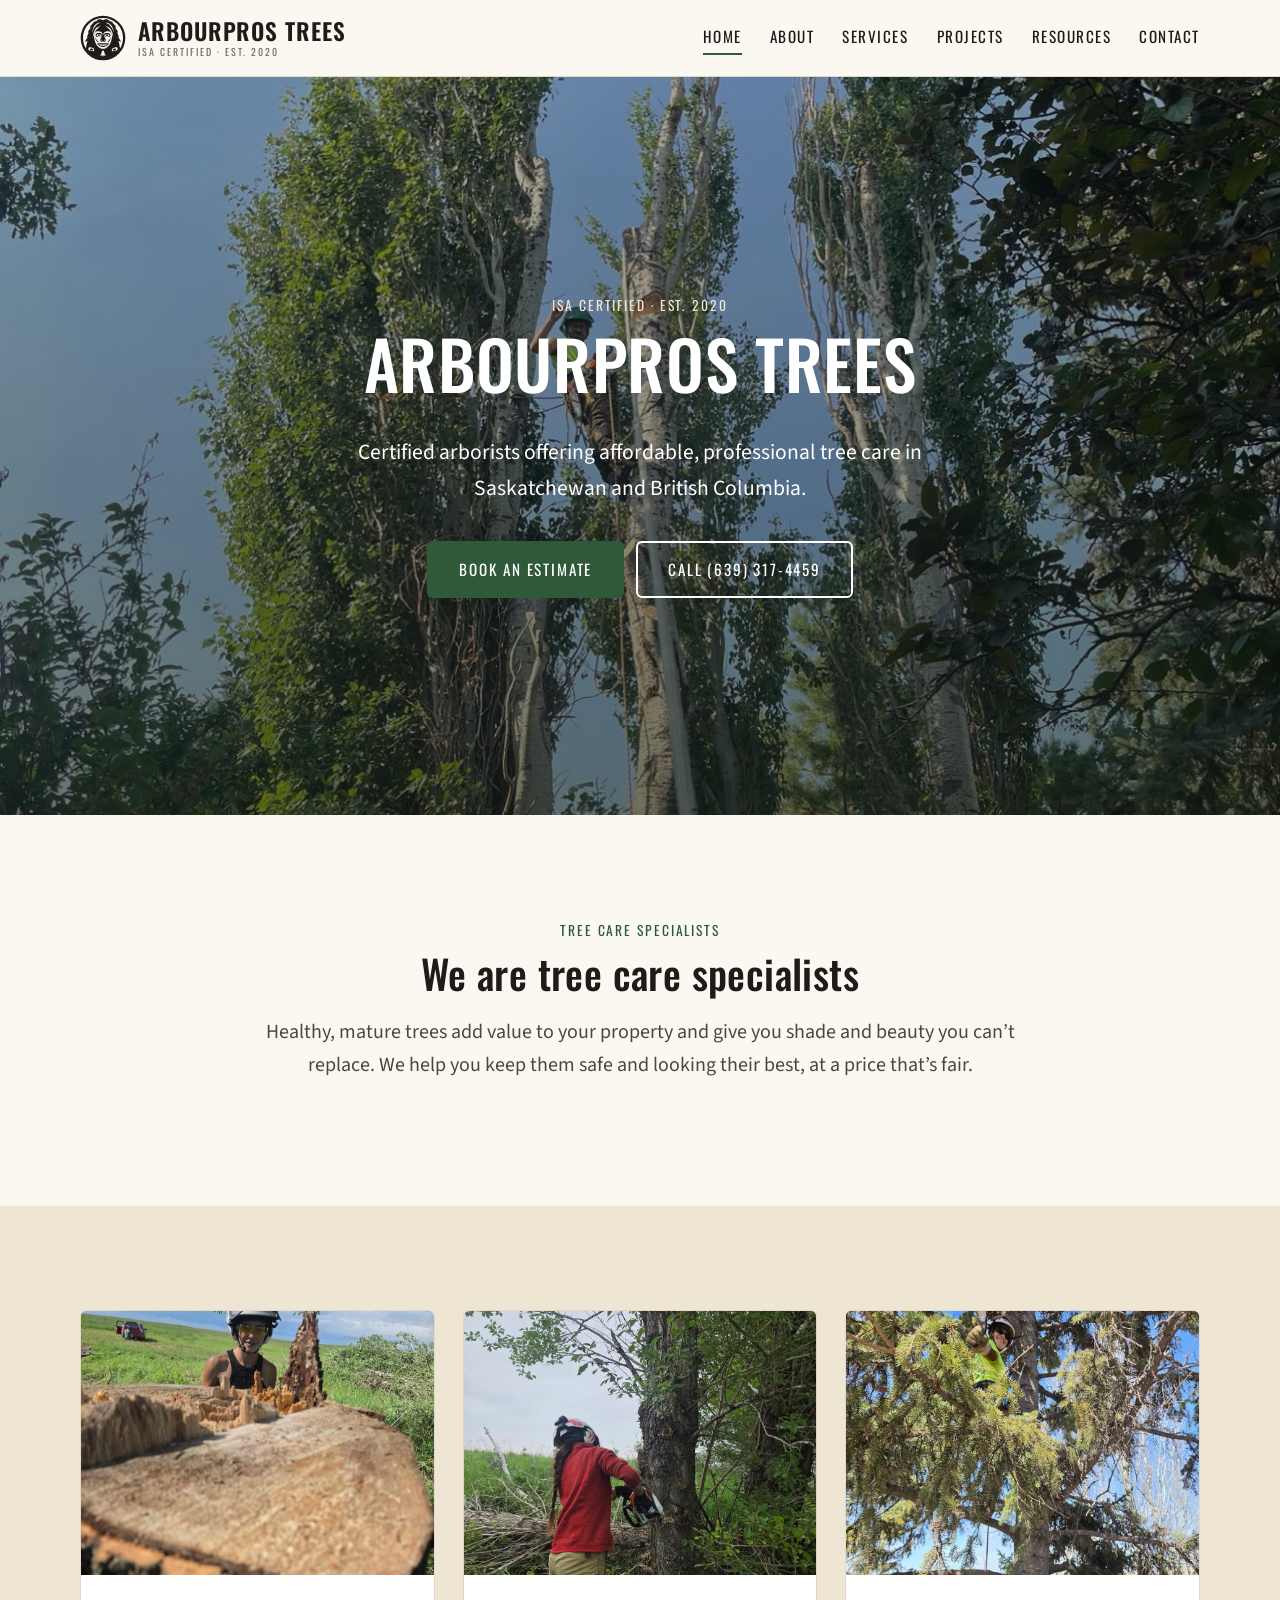
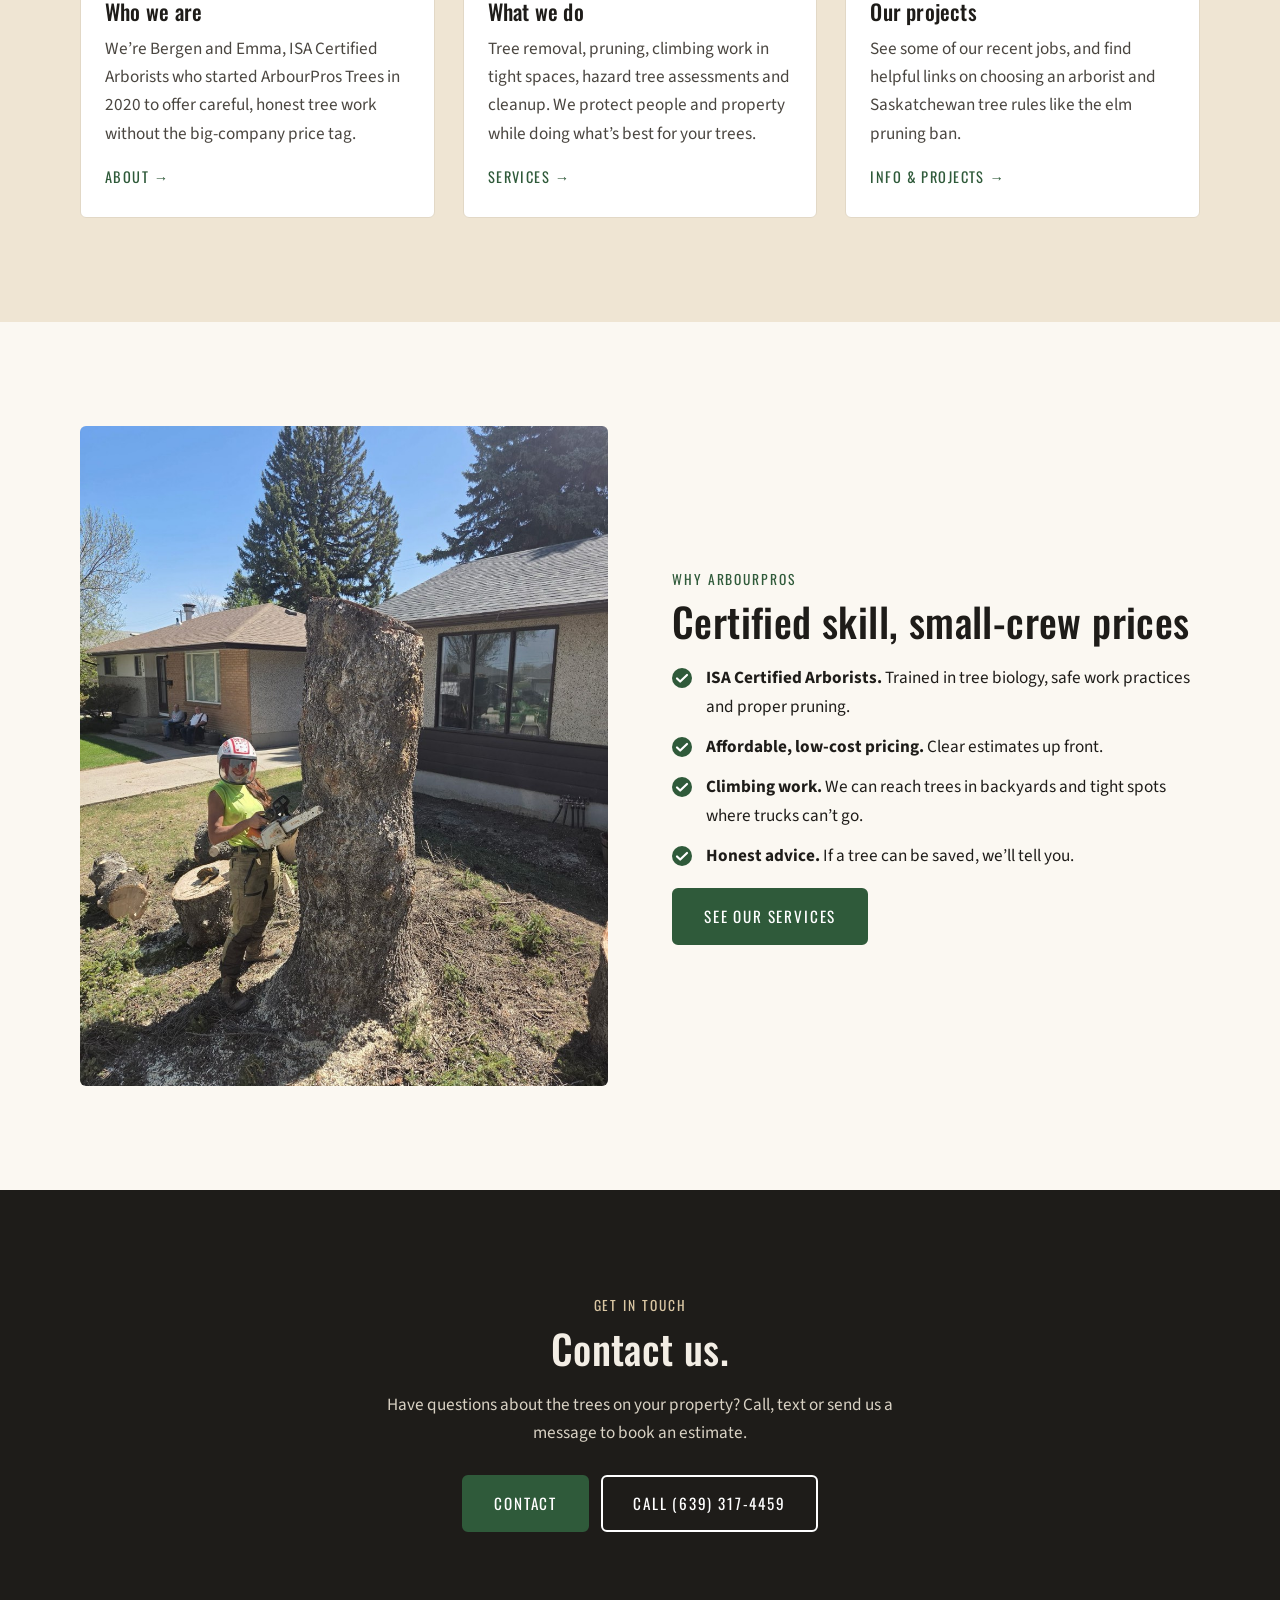
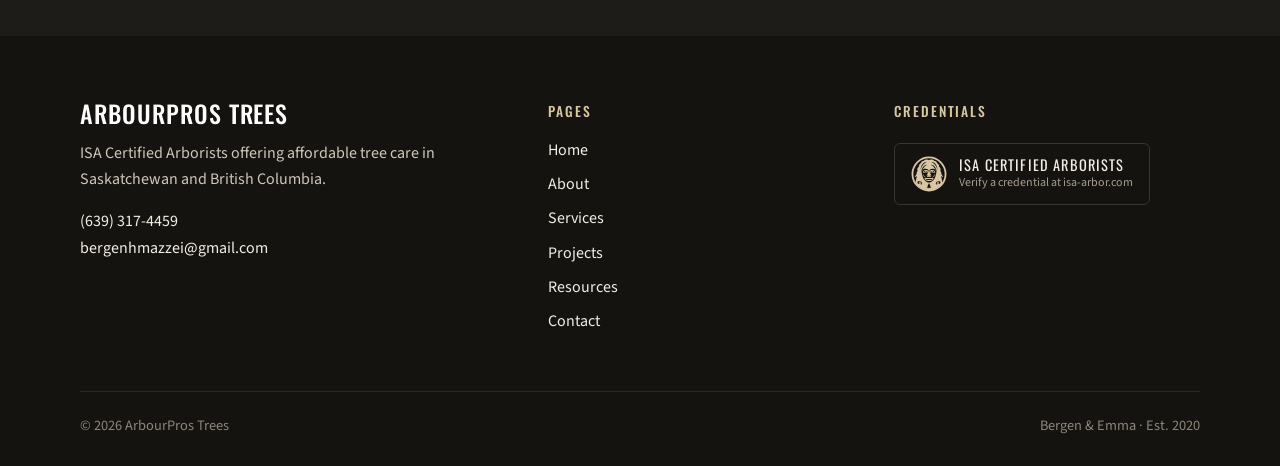
<file: index.html>
<!doctype html>
<html lang="en">
<head>
  <meta charset="utf-8">
  <meta name="viewport" content="width=device-width, initial-scale=1">
  <title>ArbourPros Trees | ISA Certified Arborists in Saskatchewan &amp; BC</title>
  <meta name="description" content="ArbourPros Trees: ISA Certified Arborists offering affordable tree removal, pruning and tree care in Saskatchewan and British Columbia.">
  <link rel="icon" href="assets/logo.svg" type="image/svg+xml">
  <link rel="preconnect" href="https://fonts.googleapis.com">
  <link rel="preconnect" href="https://fonts.gstatic.com" crossorigin>
  <link href="https://fonts.googleapis.com/css2?family=Oswald:wght@400;500;600&family=Source+Sans+3:wght@400;600&display=swap" rel="stylesheet">
  <link rel="stylesheet" href="assets/styles.css">
</head>
<body>
  <a class="skip" href="#main">Skip to content</a>
  <header class="site-header">
    <div class="wrap">
      <a class="brand" href="index.html" aria-label="ArbourPros Trees home">
        <svg viewBox="0 0 100 100" fill="currentColor" fill-rule="evenodd" aria-hidden="true"><circle cx="50" cy="50" r="46" fill="none" stroke="currentColor" stroke-width="5"/><path d="M50 10.2C49 10.2 48.2 10.6 47.9 11.8C47.9 8.3 39.3 8.8 36.1 12C37.3 12.9 38.4 13.3 38.5 14.3C37.5 11.1 29.5 14.5 27 18.4C28.5 18.9 30.1 19.1 30.5 20C28.7 17.1 22.2 23 21.5 27.9C22.8 27.9 24.7 27.5 25.3 28.3C22.3 26.7 17.2 34.8 17.3 39.4C18.9 38.7 21.5 37.3 22.4 37.6C19.1 36.6 15.2 45.4 15.6 50C17.1 49.1 19.9 47.2 20.9 47.3C17.5 46.5 11.8 54.8 10.7 58.7C12.8 57.9 16 56 17 56.1C14.5 58.1 14.2 70.6 12.2 73.6C16.2 80 21.8 85.3 28.4 89C35 92.7 42.4 94.6 50 94.6C57.6 94.6 65 92.7 71.6 89C78.2 85.3 83.8 80 87.8 73.6C85.8 70.6 85.5 58.1 83 56.1C84 56 87.2 57.9 89.3 58.7C88.2 54.8 82.5 46.5 79.1 47.3C80.1 47.2 82.9 49.1 84.4 50C84.8 45.4 80.9 36.6 77.6 37.6C78.5 37.3 81.1 38.7 82.7 39.4C82.8 34.8 77.7 26.7 74.7 28.3C75.3 27.5 77.2 27.9 78.5 27.9C77.8 23 71.3 17.1 69.5 20C69.9 19.1 71.5 18.9 73 18.4C70.5 14.5 62.5 11.1 61.5 14.3C61.6 13.3 62.7 12.9 63.9 12C60.7 8.8 52.1 8.3 52.1 11.8C51.8 10.6 51 10.2 50 10.2ZM50 40.6C48.7 40.6 47.8 37.7 46.2 36.8C44.6 35.9 42.4 35.5 40.5 35.4C38.6 35.3 36.5 35.5 35 36.2C33.5 36.9 32.4 38.1 31.6 39.6C30.9 41.1 30.5 43.1 30.5 45.5C30.5 47.9 30.8 51.2 31.5 54C32.2 56.8 33.2 60 34.5 62.5C35.8 65 37.8 67.3 39.5 69C41.2 70.7 43.2 71.8 45 72.6C46.8 73.4 48.3 73.6 50 73.6C51.7 73.6 53.2 73.4 55 72.6C56.8 71.8 58.8 70.7 60.5 69C62.2 67.3 64.2 65 65.5 62.5C66.8 60 67.8 56.8 68.5 54C69.2 51.2 69.5 47.9 69.5 45.5C69.5 43.1 69.2 41.1 68.4 39.6C67.7 38.1 66.5 36.9 65 36.2C63.5 35.5 61.4 35.3 59.5 35.4C57.6 35.5 55.4 35.9 53.8 36.8C52.2 37.7 51.3 40.6 50 40.6ZM50 76L47 80L48.6 79L45.2 84L47.8 83L43.4 88L48.9 88L48.9 91.2L51.1 88L56.6 88L52.2 83L54.8 84L51.4 79L53 80L50 76ZM30.8 76.4C30.8 76.9 30.7 77.5 30.6 77.9C30.6 78.3 30.5 78.5 30.3 78.6C30.2 78.8 30 78.9 29.7 79C29.5 79.1 29.3 79.1 29 79C28.7 79 28.3 78.9 27.9 78.8C27.6 78.7 27.2 78.5 26.6 78.3C26.1 78.2 25.2 77.9 24.5 77.7C23.8 77.5 22.9 77.5 22.4 77.4C21.8 77.3 21.4 77.3 21.1 77.2C20.7 77.2 20.3 77.1 20 77C19.7 76.9 19.5 76.8 19.3 76.7C19 76.5 18.8 76.3 18.7 76C18.5 75.8 18.4 75.5 18.4 75.1C18.3 74.7 18.2 74.1 18.2 73.6C18.2 73.1 18.3 72.5 18.4 72.1C18.4 71.7 18.5 71.5 18.7 71.2C18.8 71 19 70.8 19.3 70.6C19.5 70.4 19.7 70.3 20 70.2C20.3 70.1 20.7 70.1 21.1 70.1C21.4 70 21.8 70 22.4 70.1C22.9 70.2 23.8 70.3 24.5 70.5C25.2 70.7 26.1 70.9 26.6 71.1C27.2 71.2 27.6 71.4 27.9 71.6C28.3 71.8 28.7 72 29 72.2C29.3 72.5 29.5 72.7 29.7 73C30 73.2 30.2 73.5 30.3 73.8C30.5 74.1 30.6 74.4 30.6 74.8C30.7 75.3 30.8 75.9 30.8 76.4ZM69.2 76.4C69.2 76.9 69.3 77.5 69.4 77.9C69.4 78.3 69.5 78.5 69.7 78.6C69.8 78.8 70 78.9 70.3 79C70.5 79.1 70.7 79.1 71 79C71.3 79 71.7 78.9 72.1 78.8C72.4 78.7 72.8 78.5 73.4 78.3C73.9 78.2 74.8 77.9 75.5 77.7C76.2 77.5 77.1 77.5 77.6 77.4C78.2 77.3 78.6 77.3 78.9 77.2C79.3 77.2 79.7 77.1 80 77C80.3 76.9 80.5 76.8 80.7 76.7C81 76.5 81.2 76.3 81.3 76C81.5 75.8 81.6 75.5 81.6 75.1C81.7 74.7 81.8 74.1 81.8 73.6C81.8 73.1 81.7 72.5 81.6 72.1C81.6 71.7 81.5 71.5 81.3 71.2C81.2 71 81 70.8 80.7 70.6C80.5 70.4 80.3 70.3 80 70.2C79.7 70.1 79.3 70.1 78.9 70.1C78.6 70 78.2 70 77.6 70.1C77.1 70.2 76.2 70.3 75.5 70.5C74.8 70.7 73.9 70.9 73.4 71.1C72.8 71.2 72.4 71.4 72.1 71.6C71.7 71.8 71.3 72 71 72.2C70.7 72.5 70.5 72.7 70.3 73C70 73.2 69.8 73.5 69.7 73.8C69.5 74.1 69.4 74.4 69.4 74.8C69.3 75.3 69.2 75.9 69.2 76.4ZM44 16.5C43.9 16.3 42.3 16.4 41.4 16.6C40.6 16.7 39.8 16.9 38.9 17.3C38.1 17.6 37.3 18 36.5 18.4C35.8 18.9 35 19.5 34.3 20.1C33.6 20.7 32.9 21.4 32.3 22.2C31.6 22.9 31 23.7 30.5 24.6C30 25.5 29.5 26.5 29 27.5C28.6 28.5 28.2 29.5 27.8 30.6C27.5 31.8 27.2 32.9 26.9 34.2C26.7 35.4 26.4 38 26.5 38C26.6 38 27.4 35.5 27.8 34.4C28.3 33.3 28.7 32.2 29.2 31.2C29.7 30.2 30.2 29.2 30.7 28.4C31.3 27.5 31.8 26.6 32.4 25.9C32.9 25.1 33.5 24.4 34.1 23.7C34.7 23.1 35.3 22.4 35.9 21.9C36.5 21.3 37.1 20.8 37.8 20.3C38.4 19.8 39.1 19.3 39.8 18.9C40.4 18.4 41.1 18.1 41.8 17.7C42.5 17.3 44.1 16.7 44 16.5ZM56 16.5C56.1 16.3 57.7 16.4 58.6 16.6C59.4 16.7 60.2 16.9 61.1 17.3C61.9 17.6 62.7 18 63.5 18.4C64.2 18.9 65 19.5 65.7 20.1C66.4 20.7 67.1 21.4 67.7 22.2C68.4 22.9 69 23.7 69.5 24.6C70 25.5 70.5 26.5 71 27.5C71.4 28.5 71.8 29.5 72.2 30.6C72.5 31.8 72.8 32.9 73.1 34.2C73.3 35.4 73.6 38 73.5 38C73.4 38 72.6 35.5 72.2 34.4C71.7 33.3 71.3 32.2 70.8 31.2C70.3 30.2 69.8 29.2 69.3 28.4C68.7 27.5 68.2 26.6 67.6 25.9C67.1 25.1 66.5 24.4 65.9 23.7C65.3 23.1 64.7 22.4 64.1 21.9C63.5 21.3 62.9 20.8 62.2 20.3C61.6 19.8 60.9 19.3 60.2 18.9C59.6 18.4 58.9 18.1 58.2 17.7C57.5 17.3 55.9 16.7 56 16.5ZM44.5 24.5C44.4 24.3 42.8 24.5 42 24.6C41.2 24.8 40.4 25.1 39.7 25.4C38.9 25.8 38.1 26.2 37.4 26.7C36.6 27.3 35.9 27.9 35.2 28.5C34.5 29.2 33.9 30 33.3 30.9C32.7 31.7 32.1 32.6 31.6 33.7C31.1 34.7 30.6 35.8 30.1 37C29.7 38.1 29.3 39.4 29 40.8C28.6 42.1 28.3 43.6 28.1 45.1C27.9 46.6 27.4 50 27.6 50C27.8 50 28.6 46.8 29.1 45.3C29.6 43.9 30 42.5 30.5 41.3C31 40 31.6 38.9 32.1 37.8C32.6 36.7 33.2 35.8 33.7 34.9C34.3 34 34.8 33.1 35.4 32.4C35.9 31.6 36.5 31 37.1 30.3C37.7 29.7 38.2 29.1 38.8 28.6C39.4 28.1 40 27.6 40.6 27.1C41.2 26.7 41.9 26.3 42.5 25.8C43.2 25.4 44.6 24.7 44.5 24.5ZM55.5 24.5C55.6 24.3 57.2 24.5 58 24.6C58.8 24.8 59.6 25.1 60.3 25.4C61.1 25.8 61.9 26.2 62.6 26.7C63.4 27.3 64.1 27.9 64.8 28.5C65.5 29.2 66.1 30 66.7 30.9C67.3 31.7 67.9 32.6 68.4 33.7C68.9 34.7 69.4 35.8 69.9 37C70.3 38.1 70.7 39.4 71 40.8C71.4 42.1 71.7 43.6 71.9 45.1C72.1 46.6 72.6 50 72.4 50C72.2 50 71.4 46.8 70.9 45.3C70.4 43.9 70 42.5 69.5 41.3C69 40 68.4 38.9 67.9 37.8C67.4 36.7 66.8 35.8 66.3 34.9C65.7 34 65.2 33.1 64.6 32.4C64.1 31.6 63.5 31 62.9 30.3C62.3 29.7 61.8 29.1 61.2 28.6C60.6 28.1 60 27.6 59.4 27.1C58.8 26.7 58.1 26.3 57.5 25.8C56.8 25.4 55.4 24.7 55.5 24.5Z"/><path d="M28.6 75.9C28.6 76.1 28.6 76.4 28.5 76.5C28.5 76.7 28.4 76.8 28.3 76.9C28.2 77.1 28.1 77.1 28 77.2C27.9 77.3 27.7 77.3 27.5 77.3C27.4 77.3 27.2 77.3 26.9 77.3C26.7 77.3 26.5 77.2 26.2 77.2C26 77.1 25.6 77.1 25.3 77C25 76.9 24.6 76.9 24.4 76.8C24.1 76.8 23.9 76.8 23.7 76.7C23.4 76.6 23.2 76.6 23.1 76.5C22.9 76.4 22.7 76.3 22.6 76.2C22.5 76.1 22.4 76 22.3 75.8C22.2 75.7 22.1 75.6 22.1 75.4C22 75.2 22 74.9 22 74.7C22 74.5 22 74.2 22.1 74.1C22.1 73.9 22.2 73.7 22.3 73.6C22.4 73.5 22.5 73.4 22.6 73.3C22.7 73.2 22.9 73.1 23.1 73C23.2 73 23.4 72.9 23.7 72.9C23.9 72.9 24.1 72.9 24.4 72.9C24.6 72.9 25 72.9 25.3 73C25.6 73.1 26 73.1 26.2 73.2C26.5 73.3 26.7 73.4 26.9 73.5C27.2 73.6 27.4 73.7 27.5 73.8C27.7 74 27.9 74.1 28 74.2C28.1 74.4 28.2 74.5 28.3 74.7C28.4 74.9 28.5 75 28.5 75.2C28.6 75.4 28.6 75.7 28.6 75.9ZM71.4 75.9C71.4 76.1 71.4 76.4 71.5 76.5C71.5 76.7 71.6 76.8 71.7 76.9C71.8 77.1 71.9 77.1 72 77.2C72.1 77.3 72.3 77.3 72.5 77.3C72.6 77.3 72.8 77.3 73.1 77.3C73.3 77.3 73.5 77.2 73.8 77.2C74 77.1 74.4 77.1 74.7 77C75 76.9 75.4 76.9 75.6 76.8C75.9 76.8 76.1 76.8 76.3 76.7C76.6 76.6 76.8 76.6 76.9 76.5C77.1 76.4 77.3 76.3 77.4 76.2C77.5 76.1 77.6 76 77.7 75.8C77.8 75.7 77.9 75.6 77.9 75.4C78 75.2 78 74.9 78 74.7C78 74.5 78 74.2 77.9 74.1C77.9 73.9 77.8 73.7 77.7 73.6C77.6 73.5 77.5 73.4 77.4 73.3C77.3 73.2 77.1 73.1 76.9 73C76.8 73 76.6 72.9 76.3 72.9C76.1 72.9 75.9 72.9 75.6 72.9C75.4 72.9 75 72.9 74.7 73C74.4 73.1 74 73.1 73.8 73.2C73.5 73.3 73.3 73.4 73.1 73.5C72.8 73.6 72.6 73.7 72.5 73.8C72.3 74 72.1 74.1 72 74.2C71.9 74.4 71.8 74.5 71.7 74.7C71.6 74.9 71.5 75 71.5 75.2C71.4 75.4 71.4 75.7 71.4 75.9Z"/><path d="M47.2 43C47.2 43.5 47.2 44.2 47.1 44.6C47 45 46.9 45.2 46.7 45.5C46.6 45.7 46.4 45.9 46.1 46.1C45.9 46.2 45.6 46.4 45.3 46.5C45 46.5 44.6 46.6 44.2 46.6C43.8 46.7 43.5 46.7 42.9 46.7C42.3 46.7 41.4 46.7 40.6 46.8C39.8 46.9 38.9 47 38.3 47.1C37.7 47.2 37.4 47.3 37 47.3C36.6 47.3 36.2 47.3 35.9 47.3C35.6 47.3 35.3 47.2 35.1 47.1C34.8 47 34.6 46.8 34.5 46.6C34.3 46.4 34.2 46.1 34.1 45.7C34 45.3 34 44.7 34 44.2C34 43.7 34 43 34.1 42.6C34.2 42.2 34.3 41.9 34.5 41.6C34.6 41.3 34.8 41.1 35.1 40.8C35.3 40.6 35.6 40.4 35.9 40.2C36.2 40 36.6 39.8 37 39.7C37.4 39.5 37.7 39.4 38.3 39.3C38.9 39.2 39.8 39.1 40.6 39C41.4 38.9 42.3 38.9 42.9 38.9C43.5 38.9 43.8 38.9 44.2 39C44.6 39.1 45 39.2 45.3 39.3C45.6 39.4 45.9 39.6 46.1 39.8C46.4 40 46.6 40.2 46.7 40.5C46.9 40.8 47 41 47.1 41.4C47.2 41.9 47.2 42.5 47.2 43ZM45.7 43.9C45.7 44.1 45.6 44.3 45.5 44.4C45.4 44.6 45.3 44.9 45.1 45.1C44.8 45.3 44.6 45.5 44.3 45.6C44 45.8 43.7 46 43.3 46.1C42.9 46.2 42.5 46.3 42.1 46.4C41.7 46.5 41.3 46.5 40.9 46.5C40.5 46.5 40.1 46.5 39.7 46.4C39.3 46.3 38.9 46.2 38.5 46.1C38.1 46 37.8 45.8 37.5 45.6C37.2 45.5 37 45.3 36.7 45.1C36.5 44.9 36.4 44.6 36.3 44.4C36.2 44.3 36.1 44.1 36.1 43.9C36.1 43.7 36.2 43.5 36.3 43.4C36.4 43.2 36.5 42.9 36.7 42.7C37 42.5 37.2 42.3 37.5 42.2C37.8 42 38.1 41.8 38.5 41.7C38.9 41.6 39.3 41.5 39.7 41.4C40.1 41.3 40.5 41.3 40.9 41.3C41.3 41.3 41.7 41.3 42.1 41.4C42.5 41.5 42.9 41.6 43.3 41.7C43.7 41.8 44 42 44.3 42.2C44.6 42.3 44.8 42.5 45.1 42.7C45.3 42.9 45.4 43.2 45.5 43.4C45.6 43.5 45.7 43.7 45.7 43.9ZM43.3 43.9C43.3 44.1 43.3 44.3 43.3 44.4C43.2 44.6 43.2 44.7 43.1 44.8C43 45 43 45.1 42.9 45.2C42.8 45.3 42.7 45.4 42.6 45.5C42.5 45.6 42.3 45.7 42.2 45.7C42 45.8 41.9 45.8 41.7 45.9C41.6 45.9 41.4 45.9 41.2 45.9C41 45.9 40.8 45.9 40.7 45.9C40.5 45.8 40.4 45.8 40.2 45.7C40.1 45.7 39.9 45.6 39.8 45.5C39.7 45.4 39.6 45.3 39.5 45.2C39.4 45.1 39.4 45 39.3 44.8C39.2 44.7 39.2 44.6 39.1 44.4C39.1 44.3 39.1 44.1 39.1 43.9C39.1 43.7 39.1 43.5 39.1 43.4C39.2 43.2 39.2 43.1 39.3 43C39.4 42.8 39.4 42.7 39.5 42.6C39.6 42.5 39.7 42.4 39.8 42.3C39.9 42.2 40.1 42.1 40.2 42.1C40.4 42 40.5 42 40.7 41.9C40.8 41.9 41 41.9 41.2 41.9C41.4 41.9 41.6 41.9 41.7 41.9C41.9 42 42 42 42.2 42.1C42.3 42.1 42.5 42.2 42.6 42.3C42.7 42.4 42.8 42.5 42.9 42.6C43 42.7 43 42.8 43.1 43C43.2 43.1 43.2 43.2 43.3 43.4C43.3 43.5 43.3 43.7 43.3 43.9Z"/><path d="M52.8 43C52.8 43.5 52.8 44.2 52.9 44.6C53 45 53.1 45.2 53.3 45.5C53.4 45.7 53.6 45.9 53.9 46.1C54.1 46.2 54.4 46.4 54.7 46.5C55 46.5 55.4 46.6 55.8 46.6C56.2 46.7 56.5 46.7 57.1 46.7C57.7 46.7 58.6 46.7 59.4 46.8C60.2 46.9 61.1 47 61.7 47.1C62.3 47.2 62.6 47.3 63 47.3C63.4 47.3 63.8 47.3 64.1 47.3C64.4 47.3 64.7 47.2 64.9 47.1C65.2 47 65.4 46.8 65.5 46.6C65.7 46.4 65.8 46.1 65.9 45.7C66 45.3 66 44.7 66 44.2C66 43.7 66 43 65.9 42.6C65.8 42.2 65.7 41.9 65.5 41.6C65.4 41.3 65.2 41.1 64.9 40.8C64.7 40.6 64.4 40.4 64.1 40.2C63.8 40 63.4 39.8 63 39.7C62.6 39.5 62.3 39.4 61.7 39.3C61.1 39.2 60.2 39.1 59.4 39C58.6 38.9 57.7 38.9 57.1 38.9C56.5 38.9 56.2 38.9 55.8 39C55.4 39.1 55 39.2 54.7 39.3C54.4 39.4 54.1 39.6 53.9 39.8C53.6 40 53.4 40.2 53.3 40.5C53.1 40.8 53 41 52.9 41.4C52.8 41.9 52.8 42.5 52.8 43ZM54.3 43.9C54.3 44.1 54.4 44.3 54.5 44.4C54.6 44.6 54.7 44.9 54.9 45.1C55.2 45.3 55.4 45.5 55.7 45.6C56 45.8 56.3 46 56.7 46.1C57.1 46.2 57.5 46.3 57.9 46.4C58.3 46.5 58.7 46.5 59.1 46.5C59.5 46.5 59.9 46.5 60.3 46.4C60.7 46.3 61.1 46.2 61.5 46.1C61.9 46 62.2 45.8 62.5 45.6C62.8 45.5 63 45.3 63.3 45.1C63.5 44.9 63.6 44.6 63.7 44.4C63.8 44.3 63.9 44.1 63.9 43.9C63.9 43.7 63.8 43.5 63.7 43.4C63.6 43.2 63.5 42.9 63.3 42.7C63 42.5 62.8 42.3 62.5 42.2C62.2 42 61.9 41.8 61.5 41.7C61.1 41.6 60.7 41.5 60.3 41.4C59.9 41.3 59.5 41.3 59.1 41.3C58.7 41.3 58.3 41.3 57.9 41.4C57.5 41.5 57.1 41.6 56.7 41.7C56.3 41.8 56 42 55.7 42.2C55.4 42.3 55.2 42.5 54.9 42.7C54.7 42.9 54.6 43.2 54.5 43.4C54.4 43.5 54.3 43.7 54.3 43.9ZM56.7 43.9C56.7 44.1 56.7 44.3 56.7 44.4C56.8 44.6 56.8 44.7 56.9 44.8C57 45 57 45.1 57.1 45.2C57.2 45.3 57.3 45.4 57.4 45.5C57.5 45.6 57.7 45.7 57.8 45.7C58 45.8 58.1 45.8 58.3 45.9C58.4 45.9 58.6 45.9 58.8 45.9C59 45.9 59.2 45.9 59.3 45.9C59.5 45.8 59.6 45.8 59.8 45.7C59.9 45.7 60.1 45.6 60.2 45.5C60.3 45.4 60.4 45.3 60.5 45.2C60.6 45.1 60.6 45 60.7 44.8C60.8 44.7 60.8 44.6 60.9 44.4C60.9 44.3 60.9 44.1 60.9 43.9C60.9 43.7 60.9 43.5 60.9 43.4C60.8 43.2 60.8 43.1 60.7 43C60.6 42.8 60.6 42.7 60.5 42.6C60.4 42.5 60.3 42.4 60.2 42.3C60.1 42.2 59.9 42.1 59.8 42.1C59.6 42 59.5 42 59.3 41.9C59.2 41.9 59 41.9 58.8 41.9C58.6 41.9 58.4 41.9 58.3 41.9C58.1 42 58 42 57.8 42.1C57.7 42.1 57.5 42.2 57.4 42.3C57.3 42.4 57.2 42.5 57.1 42.6C57 42.7 57 42.8 56.9 43C56.8 43.1 56.8 43.2 56.7 43.4C56.7 43.5 56.7 43.7 56.7 43.9Z"/><path d="M50 37C48.4 43 47.6 47 45 51C42.4 54.6 44 58.4 47 58C48.4 57.8 49.2 57.4 50 57.4C50.8 57.4 51.6 57.8 53 58C56 58.4 57.6 54.6 55 51C52.4 47 51.6 43 50 37ZM47.7 54.8C47.7 54.9 47.7 55 47.7 55C47.6 55.1 47.6 55.2 47.6 55.2C47.5 55.3 47.5 55.4 47.4 55.4C47.4 55.5 47.3 55.5 47.2 55.6C47.1 55.6 47 55.6 47 55.7C46.9 55.7 46.8 55.7 46.7 55.7C46.5 55.7 46.4 55.8 46.3 55.8C46.2 55.8 46.1 55.7 45.9 55.7C45.8 55.7 45.7 55.7 45.6 55.7C45.6 55.6 45.5 55.6 45.4 55.6C45.3 55.5 45.2 55.5 45.2 55.4C45.1 55.4 45.1 55.3 45 55.2C45 55.2 45 55.1 44.9 55C44.9 55 44.9 54.9 44.9 54.8C44.9 54.7 44.9 54.6 44.9 54.6C45 54.5 45 54.4 45 54.4C45.1 54.3 45.1 54.2 45.2 54.2C45.2 54.1 45.3 54.1 45.4 54C45.5 54 45.6 54 45.6 53.9C45.7 53.9 45.8 53.9 45.9 53.9C46.1 53.9 46.2 53.8 46.3 53.8C46.4 53.8 46.5 53.9 46.7 53.9C46.8 53.9 46.9 53.9 47 53.9C47 54 47.1 54 47.2 54C47.3 54.1 47.4 54.1 47.4 54.2C47.5 54.2 47.5 54.3 47.6 54.4C47.6 54.4 47.6 54.5 47.7 54.6C47.7 54.6 47.7 54.7 47.7 54.8ZM52.3 54.8C52.3 54.9 52.3 55 52.3 55C52.4 55.1 52.4 55.2 52.4 55.2C52.5 55.3 52.5 55.4 52.6 55.4C52.6 55.5 52.7 55.5 52.8 55.6C52.9 55.6 53 55.6 53 55.7C53.1 55.7 53.2 55.7 53.3 55.7C53.5 55.7 53.6 55.8 53.7 55.8C53.8 55.8 53.9 55.7 54.1 55.7C54.2 55.7 54.3 55.7 54.4 55.7C54.4 55.6 54.5 55.6 54.6 55.6C54.7 55.5 54.8 55.5 54.8 55.4C54.9 55.4 54.9 55.3 55 55.2C55 55.2 55 55.1 55.1 55C55.1 55 55.1 54.9 55.1 54.8C55.1 54.7 55.1 54.6 55.1 54.6C55 54.5 55 54.4 55 54.4C54.9 54.3 54.9 54.2 54.8 54.2C54.8 54.1 54.7 54.1 54.6 54C54.5 54 54.4 54 54.4 53.9C54.3 53.9 54.2 53.9 54.1 53.9C53.9 53.9 53.8 53.8 53.7 53.8C53.6 53.8 53.5 53.9 53.3 53.9C53.2 53.9 53.1 53.9 53 53.9C53 54 52.9 54 52.8 54C52.7 54.1 52.6 54.1 52.6 54.2C52.5 54.2 52.5 54.3 52.4 54.4C52.4 54.4 52.4 54.5 52.3 54.6C52.3 54.6 52.3 54.7 52.3 54.8Z"/><path d="M32.8 48C33.5 56 37.5 60 42.5 59.4C38 57.6 35 54 32.8 48Z"/><path d="M67.2 48C66.5 56 62.5 60 57.5 59.4C62 57.6 65 54 67.2 48Z"/><path d="M50 61.4C45 61.2 40 61.2 36.8 62.2C39.5 67.6 45 69.4 50 69.4C55 69.4 60.5 67.6 63.2 62.2C60 61.2 55 61.2 50 61.4ZM50 64.2C46 64.2 42 64 39.6 63.6C42.4 66.2 46.4 66.8 50 66.8C53.6 66.8 57.6 66.2 60.4 63.6C58 64 54 64.2 50 64.2Z"/></svg>
        <span class="brand-name">ArbourPros Trees<small>ISA Certified &middot; Est. 2020</small></span>
      </a>
      <button class="menu-toggle" aria-label="Open menu" aria-expanded="false" aria-controls="site-nav">
        <svg viewBox="0 0 24 24" fill="none" stroke="currentColor" stroke-width="2" stroke-linecap="round" aria-hidden="true"><path d="M3 6h18M3 12h18M3 18h18"/></svg>
      </button>
      <nav class="nav" id="site-nav" aria-label="Main">
        <ul>
          <li><a href="index.html" aria-current="page">Home</a></li>
          <li><a href="about.html">About</a></li>
          <li><a href="services.html">Services</a></li>
          <li><a href="projects.html">Projects</a></li>
          <li><a href="resources.html">Resources</a></li>
          <li><a href="contact.html">Contact</a></li>
        </ul>
      </nav>
    </div>
  </header>
  <main id="main">
    <section class="hero">
      <img src="assets/img/hero-poplars.jpg" alt="An arborist climbing high in a row of tall poplar trees">
      <div class="wrap">
        <span class="eyebrow" style="color:#efe5d3">ISA Certified &middot; Est. 2020</span>
        <h1>ArbourPros Trees</h1>
        <p>Certified arborists offering affordable, professional tree care in Saskatchewan and British Columbia.</p>
        <div class="btn-row">
          <a class="btn" href="contact.html">Book an estimate</a>
          <a class="btn ghost" href="tel:+16393174459">Call (639) 317-4459</a>
        </div>
      </div>
    </section>

    <section class="section">
      <div class="narrow center">
        <span class="eyebrow">Tree care specialists</span>
        <h2>We are tree care specialists</h2>
        <p class="lede">Healthy, mature trees add value to your property and give you shade and beauty you can&rsquo;t replace. We help you keep them safe and looking their best, at a price that&rsquo;s fair.</p>
      </div>
    </section>

    <section class="section wood">
      <div class="wrap">
        <div class="cards">
          <article class="card">
            <img src="assets/img/stump-crew.jpg" alt="Arborist standing behind a freshly cut stump" loading="lazy">
            <div class="card-body">
              <h3>Who we are</h3>
              <p>We&rsquo;re Bergen and Emma, ISA Certified Arborists who started ArbourPros Trees in 2020 to offer careful, honest tree work without the big-company price tag.</p>
              <a class="more" href="about.html">About</a>
            </div>
          </article>
          <article class="card">
            <img src="assets/img/felling.jpg" alt="Arborist cutting a tree with a chainsaw" loading="lazy">
            <div class="card-body">
              <h3>What we do</h3>
              <p>Tree removal, pruning, climbing work in tight spaces, hazard tree assessments and cleanup. We protect people and property while doing what&rsquo;s best for your trees.</p>
              <a class="more" href="services.html">Services</a>
            </div>
          </article>
          <article class="card">
            <img src="assets/img/climbing-spruce.jpg" alt="Arborist climbing a spruce tree" loading="lazy">
            <div class="card-body">
              <h3>Our projects</h3>
              <p>See some of our recent jobs, and find helpful links on choosing an arborist and Saskatchewan tree rules like the elm pruning ban.</p>
              <a class="more" href="projects.html">Info &amp; projects</a>
            </div>
          </article>
        </div>
      </div>
    </section>

    <section class="section">
      <div class="wrap split">
        <img src="assets/img/removal-yard.jpg" alt="Arborist next to a large trunk being removed from a front yard" loading="lazy">
        <div>
          <span class="eyebrow">Why ArbourPros</span>
          <h2>Certified skill, small-crew prices</h2>
          <ul class="checklist">
            <li><strong>ISA Certified Arborists.</strong> Trained in tree biology, safe work practices and proper pruning.</li>
            <li><strong>Affordable, low-cost pricing.</strong> Clear estimates up front.</li>
            <li><strong>Climbing work.</strong> We can reach trees in backyards and tight spots where trucks can&rsquo;t go.</li>
            <li><strong>Honest advice.</strong> If a tree can be saved, we&rsquo;ll tell you.</li>
          </ul>
          <a class="btn" href="services.html">See our services</a>
        </div>
      </div>
    </section>
    <section class="section dark cta">
      <div class="narrow">
        <span class="eyebrow">Get in touch</span>
        <h2>Contact us.</h2>
        <p>Have questions about the trees on your property? Call, text or send us a message to book an estimate.</p>
        <div class="btn-row">
          <a class="btn" href="contact.html">Contact</a>
          <a class="btn ghost" href="tel:+16393174459">Call (639) 317-4459</a>
        </div>
      </div>
    </section>
  </main>
  <footer class="site-footer">
    <div class="wrap">
      <div class="footer-grid">
        <div>
          <h3>ArbourPros Trees</h3>
          <p>ISA Certified Arborists offering affordable tree care in Saskatchewan and British Columbia.</p>
          <p><a href="tel:+16393174459">(639) 317-4459</a><br><a href="mailto:bergenhmazzei@gmail.com">bergenhmazzei@gmail.com</a></p>
        </div>
        <div>
          <h4>Pages</h4>
          <ul>
            <li><a href="index.html">Home</a></li>
            <li><a href="about.html">About</a></li>
            <li><a href="services.html">Services</a></li>
            <li><a href="projects.html">Projects</a></li>
            <li><a href="resources.html">Resources</a></li>
            <li><a href="contact.html">Contact</a></li>
          </ul>
        </div>
        <div>
          <h4>Credentials</h4>
          <a class="badge" href="https://www.isa-arbor.com/Credentials/Verify-a-Credential" target="_blank" rel="noopener">
            <svg viewBox="0 0 100 100" fill="currentColor" fill-rule="evenodd" aria-hidden="true"><circle cx="50" cy="50" r="46" fill="none" stroke="currentColor" stroke-width="5"/><path d="M50 10.2C49 10.2 48.2 10.6 47.9 11.8C47.9 8.3 39.3 8.8 36.1 12C37.3 12.9 38.4 13.3 38.5 14.3C37.5 11.1 29.5 14.5 27 18.4C28.5 18.9 30.1 19.1 30.5 20C28.7 17.1 22.2 23 21.5 27.9C22.8 27.9 24.7 27.5 25.3 28.3C22.3 26.7 17.2 34.8 17.3 39.4C18.9 38.7 21.5 37.3 22.4 37.6C19.1 36.6 15.2 45.4 15.6 50C17.1 49.1 19.9 47.2 20.9 47.3C17.5 46.5 11.8 54.8 10.7 58.7C12.8 57.9 16 56 17 56.1C14.5 58.1 14.2 70.6 12.2 73.6C16.2 80 21.8 85.3 28.4 89C35 92.7 42.4 94.6 50 94.6C57.6 94.6 65 92.7 71.6 89C78.2 85.3 83.8 80 87.8 73.6C85.8 70.6 85.5 58.1 83 56.1C84 56 87.2 57.9 89.3 58.7C88.2 54.8 82.5 46.5 79.1 47.3C80.1 47.2 82.9 49.1 84.4 50C84.8 45.4 80.9 36.6 77.6 37.6C78.5 37.3 81.1 38.7 82.7 39.4C82.8 34.8 77.7 26.7 74.7 28.3C75.3 27.5 77.2 27.9 78.5 27.9C77.8 23 71.3 17.1 69.5 20C69.9 19.1 71.5 18.9 73 18.4C70.5 14.5 62.5 11.1 61.5 14.3C61.6 13.3 62.7 12.9 63.9 12C60.7 8.8 52.1 8.3 52.1 11.8C51.8 10.6 51 10.2 50 10.2ZM50 40.6C48.7 40.6 47.8 37.7 46.2 36.8C44.6 35.9 42.4 35.5 40.5 35.4C38.6 35.3 36.5 35.5 35 36.2C33.5 36.9 32.4 38.1 31.6 39.6C30.9 41.1 30.5 43.1 30.5 45.5C30.5 47.9 30.8 51.2 31.5 54C32.2 56.8 33.2 60 34.5 62.5C35.8 65 37.8 67.3 39.5 69C41.2 70.7 43.2 71.8 45 72.6C46.8 73.4 48.3 73.6 50 73.6C51.7 73.6 53.2 73.4 55 72.6C56.8 71.8 58.8 70.7 60.5 69C62.2 67.3 64.2 65 65.5 62.5C66.8 60 67.8 56.8 68.5 54C69.2 51.2 69.5 47.9 69.5 45.5C69.5 43.1 69.2 41.1 68.4 39.6C67.7 38.1 66.5 36.9 65 36.2C63.5 35.5 61.4 35.3 59.5 35.4C57.6 35.5 55.4 35.9 53.8 36.8C52.2 37.7 51.3 40.6 50 40.6ZM50 76L47 80L48.6 79L45.2 84L47.8 83L43.4 88L48.9 88L48.9 91.2L51.1 88L56.6 88L52.2 83L54.8 84L51.4 79L53 80L50 76ZM30.8 76.4C30.8 76.9 30.7 77.5 30.6 77.9C30.6 78.3 30.5 78.5 30.3 78.6C30.2 78.8 30 78.9 29.7 79C29.5 79.1 29.3 79.1 29 79C28.7 79 28.3 78.9 27.9 78.8C27.6 78.7 27.2 78.5 26.6 78.3C26.1 78.2 25.2 77.9 24.5 77.7C23.8 77.5 22.9 77.5 22.4 77.4C21.8 77.3 21.4 77.3 21.1 77.2C20.7 77.2 20.3 77.1 20 77C19.7 76.9 19.5 76.8 19.3 76.7C19 76.5 18.8 76.3 18.7 76C18.5 75.8 18.4 75.5 18.4 75.1C18.3 74.7 18.2 74.1 18.2 73.6C18.2 73.1 18.3 72.5 18.4 72.1C18.4 71.7 18.5 71.5 18.7 71.2C18.8 71 19 70.8 19.3 70.6C19.5 70.4 19.7 70.3 20 70.2C20.3 70.1 20.7 70.1 21.1 70.1C21.4 70 21.8 70 22.4 70.1C22.9 70.2 23.8 70.3 24.5 70.5C25.2 70.7 26.1 70.9 26.6 71.1C27.2 71.2 27.6 71.4 27.9 71.6C28.3 71.8 28.7 72 29 72.2C29.3 72.5 29.5 72.7 29.7 73C30 73.2 30.2 73.5 30.3 73.8C30.5 74.1 30.6 74.4 30.6 74.8C30.7 75.3 30.8 75.9 30.8 76.4ZM69.2 76.4C69.2 76.9 69.3 77.5 69.4 77.9C69.4 78.3 69.5 78.5 69.7 78.6C69.8 78.8 70 78.9 70.3 79C70.5 79.1 70.7 79.1 71 79C71.3 79 71.7 78.9 72.1 78.8C72.4 78.7 72.8 78.5 73.4 78.3C73.9 78.2 74.8 77.9 75.5 77.7C76.2 77.5 77.1 77.5 77.6 77.4C78.2 77.3 78.6 77.3 78.9 77.2C79.3 77.2 79.7 77.1 80 77C80.3 76.9 80.5 76.8 80.7 76.7C81 76.5 81.2 76.3 81.3 76C81.5 75.8 81.6 75.5 81.6 75.1C81.7 74.7 81.8 74.1 81.8 73.6C81.8 73.1 81.7 72.5 81.6 72.1C81.6 71.7 81.5 71.5 81.3 71.2C81.2 71 81 70.8 80.7 70.6C80.5 70.4 80.3 70.3 80 70.2C79.7 70.1 79.3 70.1 78.9 70.1C78.6 70 78.2 70 77.6 70.1C77.1 70.2 76.2 70.3 75.5 70.5C74.8 70.7 73.9 70.9 73.4 71.1C72.8 71.2 72.4 71.4 72.1 71.6C71.7 71.8 71.3 72 71 72.2C70.7 72.5 70.5 72.7 70.3 73C70 73.2 69.8 73.5 69.7 73.8C69.5 74.1 69.4 74.4 69.4 74.8C69.3 75.3 69.2 75.9 69.2 76.4ZM44 16.5C43.9 16.3 42.3 16.4 41.4 16.6C40.6 16.7 39.8 16.9 38.9 17.3C38.1 17.6 37.3 18 36.5 18.4C35.8 18.9 35 19.5 34.3 20.1C33.6 20.7 32.9 21.4 32.3 22.2C31.6 22.9 31 23.7 30.5 24.6C30 25.5 29.5 26.5 29 27.5C28.6 28.5 28.2 29.5 27.8 30.6C27.5 31.8 27.2 32.9 26.9 34.2C26.7 35.4 26.4 38 26.5 38C26.6 38 27.4 35.5 27.8 34.4C28.3 33.3 28.7 32.2 29.2 31.2C29.7 30.2 30.2 29.2 30.7 28.4C31.3 27.5 31.8 26.6 32.4 25.9C32.9 25.1 33.5 24.4 34.1 23.7C34.7 23.1 35.3 22.4 35.9 21.9C36.5 21.3 37.1 20.8 37.8 20.3C38.4 19.8 39.1 19.3 39.8 18.9C40.4 18.4 41.1 18.1 41.8 17.7C42.5 17.3 44.1 16.7 44 16.5ZM56 16.5C56.1 16.3 57.7 16.4 58.6 16.6C59.4 16.7 60.2 16.9 61.1 17.3C61.9 17.6 62.7 18 63.5 18.4C64.2 18.9 65 19.5 65.7 20.1C66.4 20.7 67.1 21.4 67.7 22.2C68.4 22.9 69 23.7 69.5 24.6C70 25.5 70.5 26.5 71 27.5C71.4 28.5 71.8 29.5 72.2 30.6C72.5 31.8 72.8 32.9 73.1 34.2C73.3 35.4 73.6 38 73.5 38C73.4 38 72.6 35.5 72.2 34.4C71.7 33.3 71.3 32.2 70.8 31.2C70.3 30.2 69.8 29.2 69.3 28.4C68.7 27.5 68.2 26.6 67.6 25.9C67.1 25.1 66.5 24.4 65.9 23.7C65.3 23.1 64.7 22.4 64.1 21.9C63.5 21.3 62.9 20.8 62.2 20.3C61.6 19.8 60.9 19.3 60.2 18.9C59.6 18.4 58.9 18.1 58.2 17.7C57.5 17.3 55.9 16.7 56 16.5ZM44.5 24.5C44.4 24.3 42.8 24.5 42 24.6C41.2 24.8 40.4 25.1 39.7 25.4C38.9 25.8 38.1 26.2 37.4 26.7C36.6 27.3 35.9 27.9 35.2 28.5C34.5 29.2 33.9 30 33.3 30.9C32.7 31.7 32.1 32.6 31.6 33.7C31.1 34.7 30.6 35.8 30.1 37C29.7 38.1 29.3 39.4 29 40.8C28.6 42.1 28.3 43.6 28.1 45.1C27.9 46.6 27.4 50 27.6 50C27.8 50 28.6 46.8 29.1 45.3C29.6 43.9 30 42.5 30.5 41.3C31 40 31.6 38.9 32.1 37.8C32.6 36.7 33.2 35.8 33.7 34.9C34.3 34 34.8 33.1 35.4 32.4C35.9 31.6 36.5 31 37.1 30.3C37.7 29.7 38.2 29.1 38.8 28.6C39.4 28.1 40 27.6 40.6 27.1C41.2 26.7 41.9 26.3 42.5 25.8C43.2 25.4 44.6 24.7 44.5 24.5ZM55.5 24.5C55.6 24.3 57.2 24.5 58 24.6C58.8 24.8 59.6 25.1 60.3 25.4C61.1 25.8 61.9 26.2 62.6 26.7C63.4 27.3 64.1 27.9 64.8 28.5C65.5 29.2 66.1 30 66.7 30.9C67.3 31.7 67.9 32.6 68.4 33.7C68.9 34.7 69.4 35.8 69.9 37C70.3 38.1 70.7 39.4 71 40.8C71.4 42.1 71.7 43.6 71.9 45.1C72.1 46.6 72.6 50 72.4 50C72.2 50 71.4 46.8 70.9 45.3C70.4 43.9 70 42.5 69.5 41.3C69 40 68.4 38.9 67.9 37.8C67.4 36.7 66.8 35.8 66.3 34.9C65.7 34 65.2 33.1 64.6 32.4C64.1 31.6 63.5 31 62.9 30.3C62.3 29.7 61.8 29.1 61.2 28.6C60.6 28.1 60 27.6 59.4 27.1C58.8 26.7 58.1 26.3 57.5 25.8C56.8 25.4 55.4 24.7 55.5 24.5Z"/><path d="M28.6 75.9C28.6 76.1 28.6 76.4 28.5 76.5C28.5 76.7 28.4 76.8 28.3 76.9C28.2 77.1 28.1 77.1 28 77.2C27.9 77.3 27.7 77.3 27.5 77.3C27.4 77.3 27.2 77.3 26.9 77.3C26.7 77.3 26.5 77.2 26.2 77.2C26 77.1 25.6 77.1 25.3 77C25 76.9 24.6 76.9 24.4 76.8C24.1 76.8 23.9 76.8 23.7 76.7C23.4 76.6 23.2 76.6 23.1 76.5C22.9 76.4 22.7 76.3 22.6 76.2C22.5 76.1 22.4 76 22.3 75.8C22.2 75.7 22.1 75.6 22.1 75.4C22 75.2 22 74.9 22 74.7C22 74.5 22 74.2 22.1 74.1C22.1 73.9 22.2 73.7 22.3 73.6C22.4 73.5 22.5 73.4 22.6 73.3C22.7 73.2 22.9 73.1 23.1 73C23.2 73 23.4 72.9 23.7 72.9C23.9 72.9 24.1 72.9 24.4 72.9C24.6 72.9 25 72.9 25.3 73C25.6 73.1 26 73.1 26.2 73.2C26.5 73.3 26.7 73.4 26.9 73.5C27.2 73.6 27.4 73.7 27.5 73.8C27.7 74 27.9 74.1 28 74.2C28.1 74.4 28.2 74.5 28.3 74.7C28.4 74.9 28.5 75 28.5 75.2C28.6 75.4 28.6 75.7 28.6 75.9ZM71.4 75.9C71.4 76.1 71.4 76.4 71.5 76.5C71.5 76.7 71.6 76.8 71.7 76.9C71.8 77.1 71.9 77.1 72 77.2C72.1 77.3 72.3 77.3 72.5 77.3C72.6 77.3 72.8 77.3 73.1 77.3C73.3 77.3 73.5 77.2 73.8 77.2C74 77.1 74.4 77.1 74.7 77C75 76.9 75.4 76.9 75.6 76.8C75.9 76.8 76.1 76.8 76.3 76.7C76.6 76.6 76.8 76.6 76.9 76.5C77.1 76.4 77.3 76.3 77.4 76.2C77.5 76.1 77.6 76 77.7 75.8C77.8 75.7 77.9 75.6 77.9 75.4C78 75.2 78 74.9 78 74.7C78 74.5 78 74.2 77.9 74.1C77.9 73.9 77.8 73.7 77.7 73.6C77.6 73.5 77.5 73.4 77.4 73.3C77.3 73.2 77.1 73.1 76.9 73C76.8 73 76.6 72.9 76.3 72.9C76.1 72.9 75.9 72.9 75.6 72.9C75.4 72.9 75 72.9 74.7 73C74.4 73.1 74 73.1 73.8 73.2C73.5 73.3 73.3 73.4 73.1 73.5C72.8 73.6 72.6 73.7 72.5 73.8C72.3 74 72.1 74.1 72 74.2C71.9 74.4 71.8 74.5 71.7 74.7C71.6 74.9 71.5 75 71.5 75.2C71.4 75.4 71.4 75.7 71.4 75.9Z"/><path d="M47.2 43C47.2 43.5 47.2 44.2 47.1 44.6C47 45 46.9 45.2 46.7 45.5C46.6 45.7 46.4 45.9 46.1 46.1C45.9 46.2 45.6 46.4 45.3 46.5C45 46.5 44.6 46.6 44.2 46.6C43.8 46.7 43.5 46.7 42.9 46.7C42.3 46.7 41.4 46.7 40.6 46.8C39.8 46.9 38.9 47 38.3 47.1C37.7 47.2 37.4 47.3 37 47.3C36.6 47.3 36.2 47.3 35.9 47.3C35.6 47.3 35.3 47.2 35.1 47.1C34.8 47 34.6 46.8 34.5 46.6C34.3 46.4 34.2 46.1 34.1 45.7C34 45.3 34 44.7 34 44.2C34 43.7 34 43 34.1 42.6C34.2 42.2 34.3 41.9 34.5 41.6C34.6 41.3 34.8 41.1 35.1 40.8C35.3 40.6 35.6 40.4 35.9 40.2C36.2 40 36.6 39.8 37 39.7C37.4 39.5 37.7 39.4 38.3 39.3C38.9 39.2 39.8 39.1 40.6 39C41.4 38.9 42.3 38.9 42.9 38.9C43.5 38.9 43.8 38.9 44.2 39C44.6 39.1 45 39.2 45.3 39.3C45.6 39.4 45.9 39.6 46.1 39.8C46.4 40 46.6 40.2 46.7 40.5C46.9 40.8 47 41 47.1 41.4C47.2 41.9 47.2 42.5 47.2 43ZM45.7 43.9C45.7 44.1 45.6 44.3 45.5 44.4C45.4 44.6 45.3 44.9 45.1 45.1C44.8 45.3 44.6 45.5 44.3 45.6C44 45.8 43.7 46 43.3 46.1C42.9 46.2 42.5 46.3 42.1 46.4C41.7 46.5 41.3 46.5 40.9 46.5C40.5 46.5 40.1 46.5 39.7 46.4C39.3 46.3 38.9 46.2 38.5 46.1C38.1 46 37.8 45.8 37.5 45.6C37.2 45.5 37 45.3 36.7 45.1C36.5 44.9 36.4 44.6 36.3 44.4C36.2 44.3 36.1 44.1 36.1 43.9C36.1 43.7 36.2 43.5 36.3 43.4C36.4 43.2 36.5 42.9 36.7 42.7C37 42.5 37.2 42.3 37.5 42.2C37.8 42 38.1 41.8 38.5 41.7C38.9 41.6 39.3 41.5 39.7 41.4C40.1 41.3 40.5 41.3 40.9 41.3C41.3 41.3 41.7 41.3 42.1 41.4C42.5 41.5 42.9 41.6 43.3 41.7C43.7 41.8 44 42 44.3 42.2C44.6 42.3 44.8 42.5 45.1 42.7C45.3 42.9 45.4 43.2 45.5 43.4C45.6 43.5 45.7 43.7 45.7 43.9ZM43.3 43.9C43.3 44.1 43.3 44.3 43.3 44.4C43.2 44.6 43.2 44.7 43.1 44.8C43 45 43 45.1 42.9 45.2C42.8 45.3 42.7 45.4 42.6 45.5C42.5 45.6 42.3 45.7 42.2 45.7C42 45.8 41.9 45.8 41.7 45.9C41.6 45.9 41.4 45.9 41.2 45.9C41 45.9 40.8 45.9 40.7 45.9C40.5 45.8 40.4 45.8 40.2 45.7C40.1 45.7 39.9 45.6 39.8 45.5C39.7 45.4 39.6 45.3 39.5 45.2C39.4 45.1 39.4 45 39.3 44.8C39.2 44.7 39.2 44.6 39.1 44.4C39.1 44.3 39.1 44.1 39.1 43.9C39.1 43.7 39.1 43.5 39.1 43.4C39.2 43.2 39.2 43.1 39.3 43C39.4 42.8 39.4 42.7 39.5 42.6C39.6 42.5 39.7 42.4 39.8 42.3C39.9 42.2 40.1 42.1 40.2 42.1C40.4 42 40.5 42 40.7 41.9C40.8 41.9 41 41.9 41.2 41.9C41.4 41.9 41.6 41.9 41.7 41.9C41.9 42 42 42 42.2 42.1C42.3 42.1 42.5 42.2 42.6 42.3C42.7 42.4 42.8 42.5 42.9 42.6C43 42.7 43 42.8 43.1 43C43.2 43.1 43.2 43.2 43.3 43.4C43.3 43.5 43.3 43.7 43.3 43.9Z"/><path d="M52.8 43C52.8 43.5 52.8 44.2 52.9 44.6C53 45 53.1 45.2 53.3 45.5C53.4 45.7 53.6 45.9 53.9 46.1C54.1 46.2 54.4 46.4 54.7 46.5C55 46.5 55.4 46.6 55.8 46.6C56.2 46.7 56.5 46.7 57.1 46.7C57.7 46.7 58.6 46.7 59.4 46.8C60.2 46.9 61.1 47 61.7 47.1C62.3 47.2 62.6 47.3 63 47.3C63.4 47.3 63.8 47.3 64.1 47.3C64.4 47.3 64.7 47.2 64.9 47.1C65.2 47 65.4 46.8 65.5 46.6C65.7 46.4 65.8 46.1 65.9 45.7C66 45.3 66 44.7 66 44.2C66 43.7 66 43 65.9 42.6C65.8 42.2 65.7 41.9 65.5 41.6C65.4 41.3 65.2 41.1 64.9 40.8C64.7 40.6 64.4 40.4 64.1 40.2C63.8 40 63.4 39.8 63 39.7C62.6 39.5 62.3 39.4 61.7 39.3C61.1 39.2 60.2 39.1 59.4 39C58.6 38.9 57.7 38.9 57.1 38.9C56.5 38.9 56.2 38.9 55.8 39C55.4 39.1 55 39.2 54.7 39.3C54.4 39.4 54.1 39.6 53.9 39.8C53.6 40 53.4 40.2 53.3 40.5C53.1 40.8 53 41 52.9 41.4C52.8 41.9 52.8 42.5 52.8 43ZM54.3 43.9C54.3 44.1 54.4 44.3 54.5 44.4C54.6 44.6 54.7 44.9 54.9 45.1C55.2 45.3 55.4 45.5 55.7 45.6C56 45.8 56.3 46 56.7 46.1C57.1 46.2 57.5 46.3 57.9 46.4C58.3 46.5 58.7 46.5 59.1 46.5C59.5 46.5 59.9 46.5 60.3 46.4C60.7 46.3 61.1 46.2 61.5 46.1C61.9 46 62.2 45.8 62.5 45.6C62.8 45.5 63 45.3 63.3 45.1C63.5 44.9 63.6 44.6 63.7 44.4C63.8 44.3 63.9 44.1 63.9 43.9C63.9 43.7 63.8 43.5 63.7 43.4C63.6 43.2 63.5 42.9 63.3 42.7C63 42.5 62.8 42.3 62.5 42.2C62.2 42 61.9 41.8 61.5 41.7C61.1 41.6 60.7 41.5 60.3 41.4C59.9 41.3 59.5 41.3 59.1 41.3C58.7 41.3 58.3 41.3 57.9 41.4C57.5 41.5 57.1 41.6 56.7 41.7C56.3 41.8 56 42 55.7 42.2C55.4 42.3 55.2 42.5 54.9 42.7C54.7 42.9 54.6 43.2 54.5 43.4C54.4 43.5 54.3 43.7 54.3 43.9ZM56.7 43.9C56.7 44.1 56.7 44.3 56.7 44.4C56.8 44.6 56.8 44.7 56.9 44.8C57 45 57 45.1 57.1 45.2C57.2 45.3 57.3 45.4 57.4 45.5C57.5 45.6 57.7 45.7 57.8 45.7C58 45.8 58.1 45.8 58.3 45.9C58.4 45.9 58.6 45.9 58.8 45.9C59 45.9 59.2 45.9 59.3 45.9C59.5 45.8 59.6 45.8 59.8 45.7C59.9 45.7 60.1 45.6 60.2 45.5C60.3 45.4 60.4 45.3 60.5 45.2C60.6 45.1 60.6 45 60.7 44.8C60.8 44.7 60.8 44.6 60.9 44.4C60.9 44.3 60.9 44.1 60.9 43.9C60.9 43.7 60.9 43.5 60.9 43.4C60.8 43.2 60.8 43.1 60.7 43C60.6 42.8 60.6 42.7 60.5 42.6C60.4 42.5 60.3 42.4 60.2 42.3C60.1 42.2 59.9 42.1 59.8 42.1C59.6 42 59.5 42 59.3 41.9C59.2 41.9 59 41.9 58.8 41.9C58.6 41.9 58.4 41.9 58.3 41.9C58.1 42 58 42 57.8 42.1C57.7 42.1 57.5 42.2 57.4 42.3C57.3 42.4 57.2 42.5 57.1 42.6C57 42.7 57 42.8 56.9 43C56.8 43.1 56.8 43.2 56.7 43.4C56.7 43.5 56.7 43.7 56.7 43.9Z"/><path d="M50 37C48.4 43 47.6 47 45 51C42.4 54.6 44 58.4 47 58C48.4 57.8 49.2 57.4 50 57.4C50.8 57.4 51.6 57.8 53 58C56 58.4 57.6 54.6 55 51C52.4 47 51.6 43 50 37ZM47.7 54.8C47.7 54.9 47.7 55 47.7 55C47.6 55.1 47.6 55.2 47.6 55.2C47.5 55.3 47.5 55.4 47.4 55.4C47.4 55.5 47.3 55.5 47.2 55.6C47.1 55.6 47 55.6 47 55.7C46.9 55.7 46.8 55.7 46.7 55.7C46.5 55.7 46.4 55.8 46.3 55.8C46.2 55.8 46.1 55.7 45.9 55.7C45.8 55.7 45.7 55.7 45.6 55.7C45.6 55.6 45.5 55.6 45.4 55.6C45.3 55.5 45.2 55.5 45.2 55.4C45.1 55.4 45.1 55.3 45 55.2C45 55.2 45 55.1 44.9 55C44.9 55 44.9 54.9 44.9 54.8C44.9 54.7 44.9 54.6 44.9 54.6C45 54.5 45 54.4 45 54.4C45.1 54.3 45.1 54.2 45.2 54.2C45.2 54.1 45.3 54.1 45.4 54C45.5 54 45.6 54 45.6 53.9C45.7 53.9 45.8 53.9 45.9 53.9C46.1 53.9 46.2 53.8 46.3 53.8C46.4 53.8 46.5 53.9 46.7 53.9C46.8 53.9 46.9 53.9 47 53.9C47 54 47.1 54 47.2 54C47.3 54.1 47.4 54.1 47.4 54.2C47.5 54.2 47.5 54.3 47.6 54.4C47.6 54.4 47.6 54.5 47.7 54.6C47.7 54.6 47.7 54.7 47.7 54.8ZM52.3 54.8C52.3 54.9 52.3 55 52.3 55C52.4 55.1 52.4 55.2 52.4 55.2C52.5 55.3 52.5 55.4 52.6 55.4C52.6 55.5 52.7 55.5 52.8 55.6C52.9 55.6 53 55.6 53 55.7C53.1 55.7 53.2 55.7 53.3 55.7C53.5 55.7 53.6 55.8 53.7 55.8C53.8 55.8 53.9 55.7 54.1 55.7C54.2 55.7 54.3 55.7 54.4 55.7C54.4 55.6 54.5 55.6 54.6 55.6C54.7 55.5 54.8 55.5 54.8 55.4C54.9 55.4 54.9 55.3 55 55.2C55 55.2 55 55.1 55.1 55C55.1 55 55.1 54.9 55.1 54.8C55.1 54.7 55.1 54.6 55.1 54.6C55 54.5 55 54.4 55 54.4C54.9 54.3 54.9 54.2 54.8 54.2C54.8 54.1 54.7 54.1 54.6 54C54.5 54 54.4 54 54.4 53.9C54.3 53.9 54.2 53.9 54.1 53.9C53.9 53.9 53.8 53.8 53.7 53.8C53.6 53.8 53.5 53.9 53.3 53.9C53.2 53.9 53.1 53.9 53 53.9C53 54 52.9 54 52.8 54C52.7 54.1 52.6 54.1 52.6 54.2C52.5 54.2 52.5 54.3 52.4 54.4C52.4 54.4 52.4 54.5 52.3 54.6C52.3 54.6 52.3 54.7 52.3 54.8Z"/><path d="M32.8 48C33.5 56 37.5 60 42.5 59.4C38 57.6 35 54 32.8 48Z"/><path d="M67.2 48C66.5 56 62.5 60 57.5 59.4C62 57.6 65 54 67.2 48Z"/><path d="M50 61.4C45 61.2 40 61.2 36.8 62.2C39.5 67.6 45 69.4 50 69.4C55 69.4 60.5 67.6 63.2 62.2C60 61.2 55 61.2 50 61.4ZM50 64.2C46 64.2 42 64 39.6 63.6C42.4 66.2 46.4 66.8 50 66.8C53.6 66.8 57.6 66.2 60.4 63.6C58 64 54 64.2 50 64.2Z"/></svg>
            <span>ISA Certified Arborists<small>Verify a credential at isa-arbor.com</small></span>
          </a>
        </div>
      </div>
      <div class="footer-bottom">
        <span>&copy; <span data-year>2026</span> ArbourPros Trees</span>
        <span>Bergen &amp; Emma &middot; Est. 2020</span>
      </div>
    </div>
  </footer>
  <script src="assets/site.js"></script>
</body>
</html>
</file>
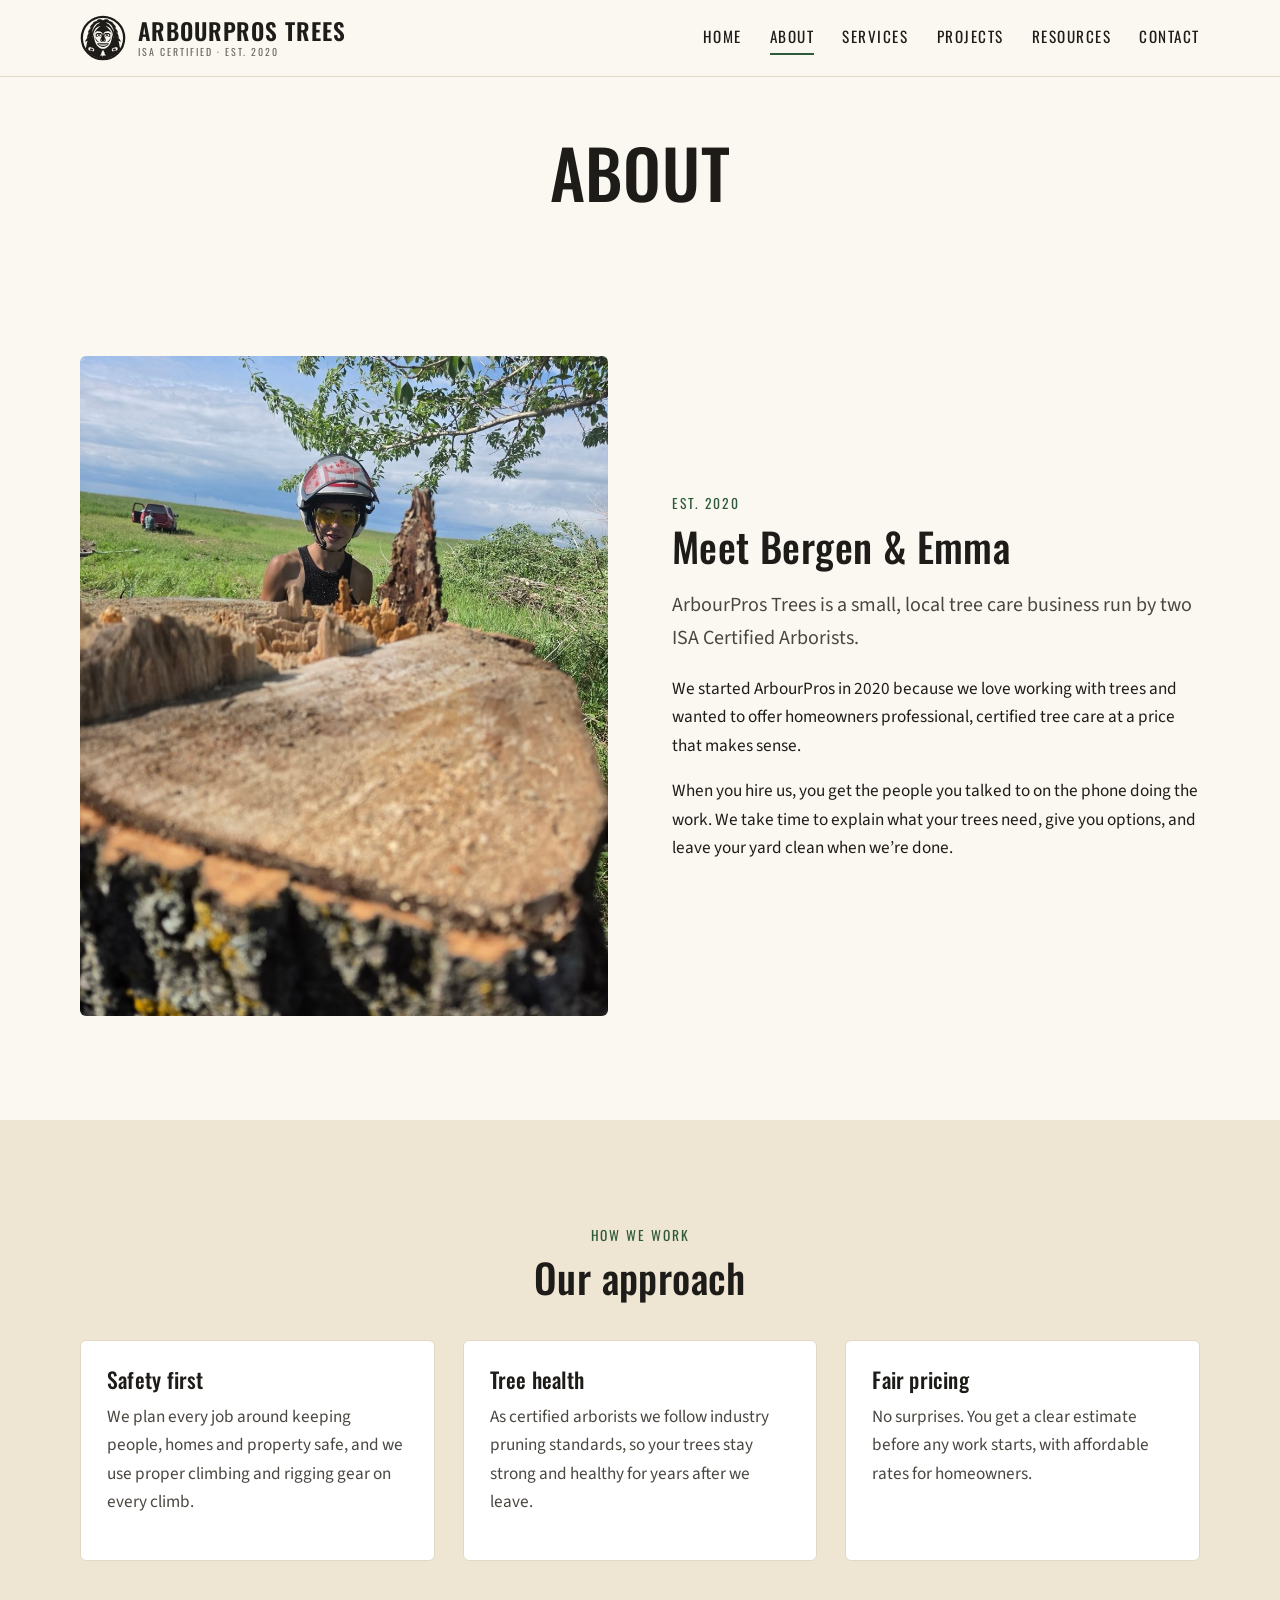
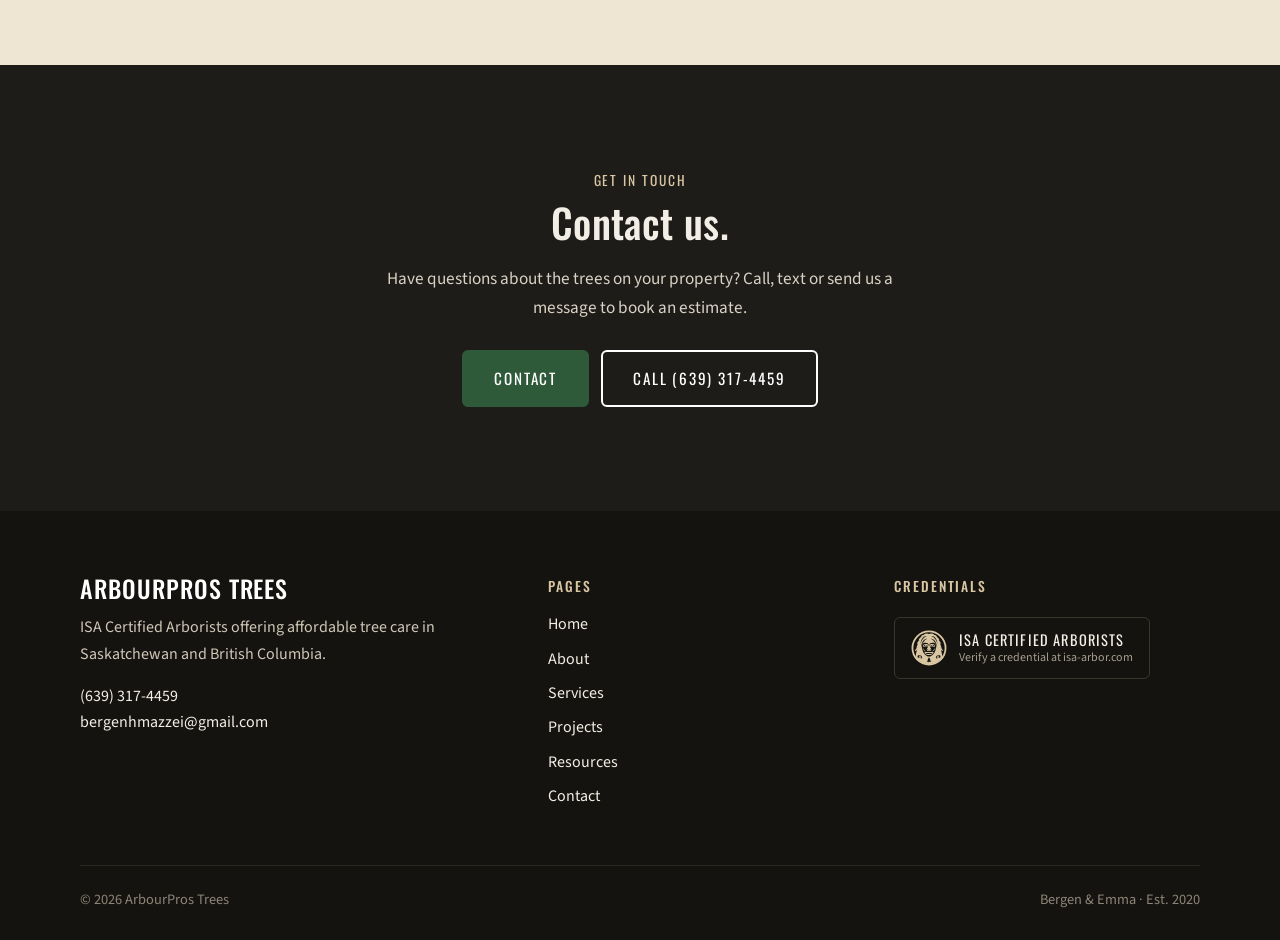
<file: about.html>
<!doctype html>
<html lang="en">
<head>
  <meta charset="utf-8">
  <meta name="viewport" content="width=device-width, initial-scale=1">
  <title>About | ArbourPros Trees</title>
  <meta name="description" content="Meet Bergen and Emma, the ISA Certified Arborists behind ArbourPros Trees.">
  <link rel="icon" href="assets/logo.svg" type="image/svg+xml">
  <link rel="preconnect" href="https://fonts.googleapis.com">
  <link rel="preconnect" href="https://fonts.gstatic.com" crossorigin>
  <link href="https://fonts.googleapis.com/css2?family=Oswald:wght@400;500;600&family=Source+Sans+3:wght@400;600&display=swap" rel="stylesheet">
  <link rel="stylesheet" href="assets/styles.css">
</head>
<body>
  <a class="skip" href="#main">Skip to content</a>
  <header class="site-header">
    <div class="wrap">
      <a class="brand" href="index.html" aria-label="ArbourPros Trees home">
        <svg viewBox="0 0 100 100" fill="currentColor" fill-rule="evenodd" aria-hidden="true"><circle cx="50" cy="50" r="46" fill="none" stroke="currentColor" stroke-width="5"/><path d="M50 10.2C49 10.2 48.2 10.6 47.9 11.8C47.9 8.3 39.3 8.8 36.1 12C37.3 12.9 38.4 13.3 38.5 14.3C37.5 11.1 29.5 14.5 27 18.4C28.5 18.9 30.1 19.1 30.5 20C28.7 17.1 22.2 23 21.5 27.9C22.8 27.9 24.7 27.5 25.3 28.3C22.3 26.7 17.2 34.8 17.3 39.4C18.9 38.7 21.5 37.3 22.4 37.6C19.1 36.6 15.2 45.4 15.6 50C17.1 49.1 19.9 47.2 20.9 47.3C17.5 46.5 11.8 54.8 10.7 58.7C12.8 57.9 16 56 17 56.1C14.5 58.1 14.2 70.6 12.2 73.6C16.2 80 21.8 85.3 28.4 89C35 92.7 42.4 94.6 50 94.6C57.6 94.6 65 92.7 71.6 89C78.2 85.3 83.8 80 87.8 73.6C85.8 70.6 85.5 58.1 83 56.1C84 56 87.2 57.9 89.3 58.7C88.2 54.8 82.5 46.5 79.1 47.3C80.1 47.2 82.9 49.1 84.4 50C84.8 45.4 80.9 36.6 77.6 37.6C78.5 37.3 81.1 38.7 82.7 39.4C82.8 34.8 77.7 26.7 74.7 28.3C75.3 27.5 77.2 27.9 78.5 27.9C77.8 23 71.3 17.1 69.5 20C69.9 19.1 71.5 18.9 73 18.4C70.5 14.5 62.5 11.1 61.5 14.3C61.6 13.3 62.7 12.9 63.9 12C60.7 8.8 52.1 8.3 52.1 11.8C51.8 10.6 51 10.2 50 10.2ZM50 40.6C48.7 40.6 47.8 37.7 46.2 36.8C44.6 35.9 42.4 35.5 40.5 35.4C38.6 35.3 36.5 35.5 35 36.2C33.5 36.9 32.4 38.1 31.6 39.6C30.9 41.1 30.5 43.1 30.5 45.5C30.5 47.9 30.8 51.2 31.5 54C32.2 56.8 33.2 60 34.5 62.5C35.8 65 37.8 67.3 39.5 69C41.2 70.7 43.2 71.8 45 72.6C46.8 73.4 48.3 73.6 50 73.6C51.7 73.6 53.2 73.4 55 72.6C56.8 71.8 58.8 70.7 60.5 69C62.2 67.3 64.2 65 65.5 62.5C66.8 60 67.8 56.8 68.5 54C69.2 51.2 69.5 47.9 69.5 45.5C69.5 43.1 69.2 41.1 68.4 39.6C67.7 38.1 66.5 36.9 65 36.2C63.5 35.5 61.4 35.3 59.5 35.4C57.6 35.5 55.4 35.9 53.8 36.8C52.2 37.7 51.3 40.6 50 40.6ZM50 76L47 80L48.6 79L45.2 84L47.8 83L43.4 88L48.9 88L48.9 91.2L51.1 88L56.6 88L52.2 83L54.8 84L51.4 79L53 80L50 76ZM30.8 76.4C30.8 76.9 30.7 77.5 30.6 77.9C30.6 78.3 30.5 78.5 30.3 78.6C30.2 78.8 30 78.9 29.7 79C29.5 79.1 29.3 79.1 29 79C28.7 79 28.3 78.9 27.9 78.8C27.6 78.7 27.2 78.5 26.6 78.3C26.1 78.2 25.2 77.9 24.5 77.7C23.8 77.5 22.9 77.5 22.4 77.4C21.8 77.3 21.4 77.3 21.1 77.2C20.7 77.2 20.3 77.1 20 77C19.7 76.9 19.5 76.8 19.3 76.7C19 76.5 18.8 76.3 18.7 76C18.5 75.8 18.4 75.5 18.4 75.1C18.3 74.7 18.2 74.1 18.2 73.6C18.2 73.1 18.3 72.5 18.4 72.1C18.4 71.7 18.5 71.5 18.7 71.2C18.8 71 19 70.8 19.3 70.6C19.5 70.4 19.7 70.3 20 70.2C20.3 70.1 20.7 70.1 21.1 70.1C21.4 70 21.8 70 22.4 70.1C22.9 70.2 23.8 70.3 24.5 70.5C25.2 70.7 26.1 70.9 26.6 71.1C27.2 71.2 27.6 71.4 27.9 71.6C28.3 71.8 28.7 72 29 72.2C29.3 72.5 29.5 72.7 29.7 73C30 73.2 30.2 73.5 30.3 73.8C30.5 74.1 30.6 74.4 30.6 74.8C30.7 75.3 30.8 75.9 30.8 76.4ZM69.2 76.4C69.2 76.9 69.3 77.5 69.4 77.9C69.4 78.3 69.5 78.5 69.7 78.6C69.8 78.8 70 78.9 70.3 79C70.5 79.1 70.7 79.1 71 79C71.3 79 71.7 78.9 72.1 78.8C72.4 78.7 72.8 78.5 73.4 78.3C73.9 78.2 74.8 77.9 75.5 77.7C76.2 77.5 77.1 77.5 77.6 77.4C78.2 77.3 78.6 77.3 78.9 77.2C79.3 77.2 79.7 77.1 80 77C80.3 76.9 80.5 76.8 80.7 76.7C81 76.5 81.2 76.3 81.3 76C81.5 75.8 81.6 75.5 81.6 75.1C81.7 74.7 81.8 74.1 81.8 73.6C81.8 73.1 81.7 72.5 81.6 72.1C81.6 71.7 81.5 71.5 81.3 71.2C81.2 71 81 70.8 80.7 70.6C80.5 70.4 80.3 70.3 80 70.2C79.7 70.1 79.3 70.1 78.9 70.1C78.6 70 78.2 70 77.6 70.1C77.1 70.2 76.2 70.3 75.5 70.5C74.8 70.7 73.9 70.9 73.4 71.1C72.8 71.2 72.4 71.4 72.1 71.6C71.7 71.8 71.3 72 71 72.2C70.7 72.5 70.5 72.7 70.3 73C70 73.2 69.8 73.5 69.7 73.8C69.5 74.1 69.4 74.4 69.4 74.8C69.3 75.3 69.2 75.9 69.2 76.4ZM44 16.5C43.9 16.3 42.3 16.4 41.4 16.6C40.6 16.7 39.8 16.9 38.9 17.3C38.1 17.6 37.3 18 36.5 18.4C35.8 18.9 35 19.5 34.3 20.1C33.6 20.7 32.9 21.4 32.3 22.2C31.6 22.9 31 23.7 30.5 24.6C30 25.5 29.5 26.5 29 27.5C28.6 28.5 28.2 29.5 27.8 30.6C27.5 31.8 27.2 32.9 26.9 34.2C26.7 35.4 26.4 38 26.5 38C26.6 38 27.4 35.5 27.8 34.4C28.3 33.3 28.7 32.2 29.2 31.2C29.7 30.2 30.2 29.2 30.7 28.4C31.3 27.5 31.8 26.6 32.4 25.9C32.9 25.1 33.5 24.4 34.1 23.7C34.7 23.1 35.3 22.4 35.9 21.9C36.5 21.3 37.1 20.8 37.8 20.3C38.4 19.8 39.1 19.3 39.8 18.9C40.4 18.4 41.1 18.1 41.8 17.7C42.5 17.3 44.1 16.7 44 16.5ZM56 16.5C56.1 16.3 57.7 16.4 58.6 16.6C59.4 16.7 60.2 16.9 61.1 17.3C61.9 17.6 62.7 18 63.5 18.4C64.2 18.9 65 19.5 65.7 20.1C66.4 20.7 67.1 21.4 67.7 22.2C68.4 22.9 69 23.7 69.5 24.6C70 25.5 70.5 26.5 71 27.5C71.4 28.5 71.8 29.5 72.2 30.6C72.5 31.8 72.8 32.9 73.1 34.2C73.3 35.4 73.6 38 73.5 38C73.4 38 72.6 35.5 72.2 34.4C71.7 33.3 71.3 32.2 70.8 31.2C70.3 30.2 69.8 29.2 69.3 28.4C68.7 27.5 68.2 26.6 67.6 25.9C67.1 25.1 66.5 24.4 65.9 23.7C65.3 23.1 64.7 22.4 64.1 21.9C63.5 21.3 62.9 20.8 62.2 20.3C61.6 19.8 60.9 19.3 60.2 18.9C59.6 18.4 58.9 18.1 58.2 17.7C57.5 17.3 55.9 16.7 56 16.5ZM44.5 24.5C44.4 24.3 42.8 24.5 42 24.6C41.2 24.8 40.4 25.1 39.7 25.4C38.9 25.8 38.1 26.2 37.4 26.7C36.6 27.3 35.9 27.9 35.2 28.5C34.5 29.2 33.9 30 33.3 30.9C32.7 31.7 32.1 32.6 31.6 33.7C31.1 34.7 30.6 35.8 30.1 37C29.7 38.1 29.3 39.4 29 40.8C28.6 42.1 28.3 43.6 28.1 45.1C27.9 46.6 27.4 50 27.6 50C27.8 50 28.6 46.8 29.1 45.3C29.6 43.9 30 42.5 30.5 41.3C31 40 31.6 38.9 32.1 37.8C32.6 36.7 33.2 35.8 33.7 34.9C34.3 34 34.8 33.1 35.4 32.4C35.9 31.6 36.5 31 37.1 30.3C37.7 29.7 38.2 29.1 38.8 28.6C39.4 28.1 40 27.6 40.6 27.1C41.2 26.7 41.9 26.3 42.5 25.8C43.2 25.4 44.6 24.7 44.5 24.5ZM55.5 24.5C55.6 24.3 57.2 24.5 58 24.6C58.8 24.8 59.6 25.1 60.3 25.4C61.1 25.8 61.9 26.2 62.6 26.7C63.4 27.3 64.1 27.9 64.8 28.5C65.5 29.2 66.1 30 66.7 30.9C67.3 31.7 67.9 32.6 68.4 33.7C68.9 34.7 69.4 35.8 69.9 37C70.3 38.1 70.7 39.4 71 40.8C71.4 42.1 71.7 43.6 71.9 45.1C72.1 46.6 72.6 50 72.4 50C72.2 50 71.4 46.8 70.9 45.3C70.4 43.9 70 42.5 69.5 41.3C69 40 68.4 38.9 67.9 37.8C67.4 36.7 66.8 35.8 66.3 34.9C65.7 34 65.2 33.1 64.6 32.4C64.1 31.6 63.5 31 62.9 30.3C62.3 29.7 61.8 29.1 61.2 28.6C60.6 28.1 60 27.6 59.4 27.1C58.8 26.7 58.1 26.3 57.5 25.8C56.8 25.4 55.4 24.7 55.5 24.5Z"/><path d="M28.6 75.9C28.6 76.1 28.6 76.4 28.5 76.5C28.5 76.7 28.4 76.8 28.3 76.9C28.2 77.1 28.1 77.1 28 77.2C27.9 77.3 27.7 77.3 27.5 77.3C27.4 77.3 27.2 77.3 26.9 77.3C26.7 77.3 26.5 77.2 26.2 77.2C26 77.1 25.6 77.1 25.3 77C25 76.9 24.6 76.9 24.4 76.8C24.1 76.8 23.9 76.8 23.7 76.7C23.4 76.6 23.2 76.6 23.1 76.5C22.9 76.4 22.7 76.3 22.6 76.2C22.5 76.1 22.4 76 22.3 75.8C22.2 75.7 22.1 75.6 22.1 75.4C22 75.2 22 74.9 22 74.7C22 74.5 22 74.2 22.1 74.1C22.1 73.9 22.2 73.7 22.3 73.6C22.4 73.5 22.5 73.4 22.6 73.3C22.7 73.2 22.9 73.1 23.1 73C23.2 73 23.4 72.9 23.7 72.9C23.9 72.9 24.1 72.9 24.4 72.9C24.6 72.9 25 72.9 25.3 73C25.6 73.1 26 73.1 26.2 73.2C26.5 73.3 26.7 73.4 26.9 73.5C27.2 73.6 27.4 73.7 27.5 73.8C27.7 74 27.9 74.1 28 74.2C28.1 74.4 28.2 74.5 28.3 74.7C28.4 74.9 28.5 75 28.5 75.2C28.6 75.4 28.6 75.7 28.6 75.9ZM71.4 75.9C71.4 76.1 71.4 76.4 71.5 76.5C71.5 76.7 71.6 76.8 71.7 76.9C71.8 77.1 71.9 77.1 72 77.2C72.1 77.3 72.3 77.3 72.5 77.3C72.6 77.3 72.8 77.3 73.1 77.3C73.3 77.3 73.5 77.2 73.8 77.2C74 77.1 74.4 77.1 74.7 77C75 76.9 75.4 76.9 75.6 76.8C75.9 76.8 76.1 76.8 76.3 76.7C76.6 76.6 76.8 76.6 76.9 76.5C77.1 76.4 77.3 76.3 77.4 76.2C77.5 76.1 77.6 76 77.7 75.8C77.8 75.7 77.9 75.6 77.9 75.4C78 75.2 78 74.9 78 74.7C78 74.5 78 74.2 77.9 74.1C77.9 73.9 77.8 73.7 77.7 73.6C77.6 73.5 77.5 73.4 77.4 73.3C77.3 73.2 77.1 73.1 76.9 73C76.8 73 76.6 72.9 76.3 72.9C76.1 72.9 75.9 72.9 75.6 72.9C75.4 72.9 75 72.9 74.7 73C74.4 73.1 74 73.1 73.8 73.2C73.5 73.3 73.3 73.4 73.1 73.5C72.8 73.6 72.6 73.7 72.5 73.8C72.3 74 72.1 74.1 72 74.2C71.9 74.4 71.8 74.5 71.7 74.7C71.6 74.9 71.5 75 71.5 75.2C71.4 75.4 71.4 75.7 71.4 75.9Z"/><path d="M47.2 43C47.2 43.5 47.2 44.2 47.1 44.6C47 45 46.9 45.2 46.7 45.5C46.6 45.7 46.4 45.9 46.1 46.1C45.9 46.2 45.6 46.4 45.3 46.5C45 46.5 44.6 46.6 44.2 46.6C43.8 46.7 43.5 46.7 42.9 46.7C42.3 46.7 41.4 46.7 40.6 46.8C39.8 46.9 38.9 47 38.3 47.1C37.7 47.2 37.4 47.3 37 47.3C36.6 47.3 36.2 47.3 35.9 47.3C35.6 47.3 35.3 47.2 35.1 47.1C34.8 47 34.6 46.8 34.5 46.6C34.3 46.4 34.2 46.1 34.1 45.7C34 45.3 34 44.7 34 44.2C34 43.7 34 43 34.1 42.6C34.2 42.2 34.3 41.9 34.5 41.6C34.6 41.3 34.8 41.1 35.1 40.8C35.3 40.6 35.6 40.4 35.9 40.2C36.2 40 36.6 39.8 37 39.7C37.4 39.5 37.7 39.4 38.3 39.3C38.9 39.2 39.8 39.1 40.6 39C41.4 38.9 42.3 38.9 42.9 38.9C43.5 38.9 43.8 38.9 44.2 39C44.6 39.1 45 39.2 45.3 39.3C45.6 39.4 45.9 39.6 46.1 39.8C46.4 40 46.6 40.2 46.7 40.5C46.9 40.8 47 41 47.1 41.4C47.2 41.9 47.2 42.5 47.2 43ZM45.7 43.9C45.7 44.1 45.6 44.3 45.5 44.4C45.4 44.6 45.3 44.9 45.1 45.1C44.8 45.3 44.6 45.5 44.3 45.6C44 45.8 43.7 46 43.3 46.1C42.9 46.2 42.5 46.3 42.1 46.4C41.7 46.5 41.3 46.5 40.9 46.5C40.5 46.5 40.1 46.5 39.7 46.4C39.3 46.3 38.9 46.2 38.5 46.1C38.1 46 37.8 45.8 37.5 45.6C37.2 45.5 37 45.3 36.7 45.1C36.5 44.9 36.4 44.6 36.3 44.4C36.2 44.3 36.1 44.1 36.1 43.9C36.1 43.7 36.2 43.5 36.3 43.4C36.4 43.2 36.5 42.9 36.7 42.7C37 42.5 37.2 42.3 37.5 42.2C37.8 42 38.1 41.8 38.5 41.7C38.9 41.6 39.3 41.5 39.7 41.4C40.1 41.3 40.5 41.3 40.9 41.3C41.3 41.3 41.7 41.3 42.1 41.4C42.5 41.5 42.9 41.6 43.3 41.7C43.7 41.8 44 42 44.3 42.2C44.6 42.3 44.8 42.5 45.1 42.7C45.3 42.9 45.4 43.2 45.5 43.4C45.6 43.5 45.7 43.7 45.7 43.9ZM43.3 43.9C43.3 44.1 43.3 44.3 43.3 44.4C43.2 44.6 43.2 44.7 43.1 44.8C43 45 43 45.1 42.9 45.2C42.8 45.3 42.7 45.4 42.6 45.5C42.5 45.6 42.3 45.7 42.2 45.7C42 45.8 41.9 45.8 41.7 45.9C41.6 45.9 41.4 45.9 41.2 45.9C41 45.9 40.8 45.9 40.7 45.9C40.5 45.8 40.4 45.8 40.2 45.7C40.1 45.7 39.9 45.6 39.8 45.5C39.7 45.4 39.6 45.3 39.5 45.2C39.4 45.1 39.4 45 39.3 44.8C39.2 44.7 39.2 44.6 39.1 44.4C39.1 44.3 39.1 44.1 39.1 43.9C39.1 43.7 39.1 43.5 39.1 43.4C39.2 43.2 39.2 43.1 39.3 43C39.4 42.8 39.4 42.7 39.5 42.6C39.6 42.5 39.7 42.4 39.8 42.3C39.9 42.2 40.1 42.1 40.2 42.1C40.4 42 40.5 42 40.7 41.9C40.8 41.9 41 41.9 41.2 41.9C41.4 41.9 41.6 41.9 41.7 41.9C41.9 42 42 42 42.2 42.1C42.3 42.1 42.5 42.2 42.6 42.3C42.7 42.4 42.8 42.5 42.9 42.6C43 42.7 43 42.8 43.1 43C43.2 43.1 43.2 43.2 43.3 43.4C43.3 43.5 43.3 43.7 43.3 43.9Z"/><path d="M52.8 43C52.8 43.5 52.8 44.2 52.9 44.6C53 45 53.1 45.2 53.3 45.5C53.4 45.7 53.6 45.9 53.9 46.1C54.1 46.2 54.4 46.4 54.7 46.5C55 46.5 55.4 46.6 55.8 46.6C56.2 46.7 56.5 46.7 57.1 46.7C57.7 46.7 58.6 46.7 59.4 46.8C60.2 46.9 61.1 47 61.7 47.1C62.3 47.2 62.6 47.3 63 47.3C63.4 47.3 63.8 47.3 64.1 47.3C64.4 47.3 64.7 47.2 64.9 47.1C65.2 47 65.4 46.8 65.5 46.6C65.7 46.4 65.8 46.1 65.9 45.7C66 45.3 66 44.7 66 44.2C66 43.7 66 43 65.9 42.6C65.8 42.2 65.7 41.9 65.5 41.6C65.4 41.3 65.2 41.1 64.9 40.8C64.7 40.6 64.4 40.4 64.1 40.2C63.8 40 63.4 39.8 63 39.7C62.6 39.5 62.3 39.4 61.7 39.3C61.1 39.2 60.2 39.1 59.4 39C58.6 38.9 57.7 38.9 57.1 38.9C56.5 38.9 56.2 38.9 55.8 39C55.4 39.1 55 39.2 54.7 39.3C54.4 39.4 54.1 39.6 53.9 39.8C53.6 40 53.4 40.2 53.3 40.5C53.1 40.8 53 41 52.9 41.4C52.8 41.9 52.8 42.5 52.8 43ZM54.3 43.9C54.3 44.1 54.4 44.3 54.5 44.4C54.6 44.6 54.7 44.9 54.9 45.1C55.2 45.3 55.4 45.5 55.7 45.6C56 45.8 56.3 46 56.7 46.1C57.1 46.2 57.5 46.3 57.9 46.4C58.3 46.5 58.7 46.5 59.1 46.5C59.5 46.5 59.9 46.5 60.3 46.4C60.7 46.3 61.1 46.2 61.5 46.1C61.9 46 62.2 45.8 62.5 45.6C62.8 45.5 63 45.3 63.3 45.1C63.5 44.9 63.6 44.6 63.7 44.4C63.8 44.3 63.9 44.1 63.9 43.9C63.9 43.7 63.8 43.5 63.7 43.4C63.6 43.2 63.5 42.9 63.3 42.7C63 42.5 62.8 42.3 62.5 42.2C62.2 42 61.9 41.8 61.5 41.7C61.1 41.6 60.7 41.5 60.3 41.4C59.9 41.3 59.5 41.3 59.1 41.3C58.7 41.3 58.3 41.3 57.9 41.4C57.5 41.5 57.1 41.6 56.7 41.7C56.3 41.8 56 42 55.7 42.2C55.4 42.3 55.2 42.5 54.9 42.7C54.7 42.9 54.6 43.2 54.5 43.4C54.4 43.5 54.3 43.7 54.3 43.9ZM56.7 43.9C56.7 44.1 56.7 44.3 56.7 44.4C56.8 44.6 56.8 44.7 56.9 44.8C57 45 57 45.1 57.1 45.2C57.2 45.3 57.3 45.4 57.4 45.5C57.5 45.6 57.7 45.7 57.8 45.7C58 45.8 58.1 45.8 58.3 45.9C58.4 45.9 58.6 45.9 58.8 45.9C59 45.9 59.2 45.9 59.3 45.9C59.5 45.8 59.6 45.8 59.8 45.7C59.9 45.7 60.1 45.6 60.2 45.5C60.3 45.4 60.4 45.3 60.5 45.2C60.6 45.1 60.6 45 60.7 44.8C60.8 44.7 60.8 44.6 60.9 44.4C60.9 44.3 60.9 44.1 60.9 43.9C60.9 43.7 60.9 43.5 60.9 43.4C60.8 43.2 60.8 43.1 60.7 43C60.6 42.8 60.6 42.7 60.5 42.6C60.4 42.5 60.3 42.4 60.2 42.3C60.1 42.2 59.9 42.1 59.8 42.1C59.6 42 59.5 42 59.3 41.9C59.2 41.9 59 41.9 58.8 41.9C58.6 41.9 58.4 41.9 58.3 41.9C58.1 42 58 42 57.8 42.1C57.7 42.1 57.5 42.2 57.4 42.3C57.3 42.4 57.2 42.5 57.1 42.6C57 42.7 57 42.8 56.9 43C56.8 43.1 56.8 43.2 56.7 43.4C56.7 43.5 56.7 43.7 56.7 43.9Z"/><path d="M50 37C48.4 43 47.6 47 45 51C42.4 54.6 44 58.4 47 58C48.4 57.8 49.2 57.4 50 57.4C50.8 57.4 51.6 57.8 53 58C56 58.4 57.6 54.6 55 51C52.4 47 51.6 43 50 37ZM47.7 54.8C47.7 54.9 47.7 55 47.7 55C47.6 55.1 47.6 55.2 47.6 55.2C47.5 55.3 47.5 55.4 47.4 55.4C47.4 55.5 47.3 55.5 47.2 55.6C47.1 55.6 47 55.6 47 55.7C46.9 55.7 46.8 55.7 46.7 55.7C46.5 55.7 46.4 55.8 46.3 55.8C46.2 55.8 46.1 55.7 45.9 55.7C45.8 55.7 45.7 55.7 45.6 55.7C45.6 55.6 45.5 55.6 45.4 55.6C45.3 55.5 45.2 55.5 45.2 55.4C45.1 55.4 45.1 55.3 45 55.2C45 55.2 45 55.1 44.9 55C44.9 55 44.9 54.9 44.9 54.8C44.9 54.7 44.9 54.6 44.9 54.6C45 54.5 45 54.4 45 54.4C45.1 54.3 45.1 54.2 45.2 54.2C45.2 54.1 45.3 54.1 45.4 54C45.5 54 45.6 54 45.6 53.9C45.7 53.9 45.8 53.9 45.9 53.9C46.1 53.9 46.2 53.8 46.3 53.8C46.4 53.8 46.5 53.9 46.7 53.9C46.8 53.9 46.9 53.9 47 53.9C47 54 47.1 54 47.2 54C47.3 54.1 47.4 54.1 47.4 54.2C47.5 54.2 47.5 54.3 47.6 54.4C47.6 54.4 47.6 54.5 47.7 54.6C47.7 54.6 47.7 54.7 47.7 54.8ZM52.3 54.8C52.3 54.9 52.3 55 52.3 55C52.4 55.1 52.4 55.2 52.4 55.2C52.5 55.3 52.5 55.4 52.6 55.4C52.6 55.5 52.7 55.5 52.8 55.6C52.9 55.6 53 55.6 53 55.7C53.1 55.7 53.2 55.7 53.3 55.7C53.5 55.7 53.6 55.8 53.7 55.8C53.8 55.8 53.9 55.7 54.1 55.7C54.2 55.7 54.3 55.7 54.4 55.7C54.4 55.6 54.5 55.6 54.6 55.6C54.7 55.5 54.8 55.5 54.8 55.4C54.9 55.4 54.9 55.3 55 55.2C55 55.2 55 55.1 55.1 55C55.1 55 55.1 54.9 55.1 54.8C55.1 54.7 55.1 54.6 55.1 54.6C55 54.5 55 54.4 55 54.4C54.9 54.3 54.9 54.2 54.8 54.2C54.8 54.1 54.7 54.1 54.6 54C54.5 54 54.4 54 54.4 53.9C54.3 53.9 54.2 53.9 54.1 53.9C53.9 53.9 53.8 53.8 53.7 53.8C53.6 53.8 53.5 53.9 53.3 53.9C53.2 53.9 53.1 53.9 53 53.9C53 54 52.9 54 52.8 54C52.7 54.1 52.6 54.1 52.6 54.2C52.5 54.2 52.5 54.3 52.4 54.4C52.4 54.4 52.4 54.5 52.3 54.6C52.3 54.6 52.3 54.7 52.3 54.8Z"/><path d="M32.8 48C33.5 56 37.5 60 42.5 59.4C38 57.6 35 54 32.8 48Z"/><path d="M67.2 48C66.5 56 62.5 60 57.5 59.4C62 57.6 65 54 67.2 48Z"/><path d="M50 61.4C45 61.2 40 61.2 36.8 62.2C39.5 67.6 45 69.4 50 69.4C55 69.4 60.5 67.6 63.2 62.2C60 61.2 55 61.2 50 61.4ZM50 64.2C46 64.2 42 64 39.6 63.6C42.4 66.2 46.4 66.8 50 66.8C53.6 66.8 57.6 66.2 60.4 63.6C58 64 54 64.2 50 64.2Z"/></svg>
        <span class="brand-name">ArbourPros Trees<small>ISA Certified &middot; Est. 2020</small></span>
      </a>
      <button class="menu-toggle" aria-label="Open menu" aria-expanded="false" aria-controls="site-nav">
        <svg viewBox="0 0 24 24" fill="none" stroke="currentColor" stroke-width="2" stroke-linecap="round" aria-hidden="true"><path d="M3 6h18M3 12h18M3 18h18"/></svg>
      </button>
      <nav class="nav" id="site-nav" aria-label="Main">
        <ul>
          <li><a href="index.html">Home</a></li>
          <li><a href="about.html" aria-current="page">About</a></li>
          <li><a href="services.html">Services</a></li>
          <li><a href="projects.html">Projects</a></li>
          <li><a href="resources.html">Resources</a></li>
          <li><a href="contact.html">Contact</a></li>
        </ul>
      </nav>
    </div>
  </header>
  <main id="main">
    <div class="page-title wrap"><h1>About</h1></div>

    <section class="section">
      <div class="wrap split">
        <img src="assets/img/stump-crew.jpg" alt="Arborist behind a large stump on a prairie property">
        <div>
          <span class="eyebrow">Est. 2020</span>
          <h2>Meet Bergen &amp; Emma</h2>
          <p class="lede">ArbourPros Trees is a small, local tree care business run by two ISA Certified Arborists.</p>
          <p>We started ArbourPros in 2020 because we love working with trees and wanted to offer homeowners professional, certified tree care at a price that makes sense.</p>
          <p>When you hire us, you get the people you talked to on the phone doing the work. We take time to explain what your trees need, give you options, and leave your yard clean when we&rsquo;re done.</p>
        </div>
      </div>
    </section>

    <section class="section wood">
      <div class="wrap">
        <div class="center narrow" style="margin-bottom:40px">
          <span class="eyebrow">How we work</span>
          <h2>Our approach</h2>
        </div>
        <div class="cards">
          <div class="resource">
            <h3>Safety first</h3>
            <p>We plan every job around keeping people, homes and property safe, and we use proper climbing and rigging gear on every climb.</p>
          </div>
          <div class="resource">
            <h3>Tree health</h3>
            <p>As certified arborists we follow industry pruning standards, so your trees stay strong and healthy for years after we leave.</p>
          </div>
          <div class="resource">
            <h3>Fair pricing</h3>
            <p>No surprises. You get a clear estimate before any work starts, with affordable rates for homeowners.</p>
          </div>
        </div>
      </div>
    </section>
    <section class="section dark cta">
      <div class="narrow">
        <span class="eyebrow">Get in touch</span>
        <h2>Contact us.</h2>
        <p>Have questions about the trees on your property? Call, text or send us a message to book an estimate.</p>
        <div class="btn-row">
          <a class="btn" href="contact.html">Contact</a>
          <a class="btn ghost" href="tel:+16393174459">Call (639) 317-4459</a>
        </div>
      </div>
    </section>
  </main>
  <footer class="site-footer">
    <div class="wrap">
      <div class="footer-grid">
        <div>
          <h3>ArbourPros Trees</h3>
          <p>ISA Certified Arborists offering affordable tree care in Saskatchewan and British Columbia.</p>
          <p><a href="tel:+16393174459">(639) 317-4459</a><br><a href="mailto:bergenhmazzei@gmail.com">bergenhmazzei@gmail.com</a></p>
        </div>
        <div>
          <h4>Pages</h4>
          <ul>
            <li><a href="index.html">Home</a></li>
            <li><a href="about.html">About</a></li>
            <li><a href="services.html">Services</a></li>
            <li><a href="projects.html">Projects</a></li>
            <li><a href="resources.html">Resources</a></li>
            <li><a href="contact.html">Contact</a></li>
          </ul>
        </div>
        <div>
          <h4>Credentials</h4>
          <a class="badge" href="https://www.isa-arbor.com/Credentials/Verify-a-Credential" target="_blank" rel="noopener">
            <svg viewBox="0 0 100 100" fill="currentColor" fill-rule="evenodd" aria-hidden="true"><circle cx="50" cy="50" r="46" fill="none" stroke="currentColor" stroke-width="5"/><path d="M50 10.2C49 10.2 48.2 10.6 47.9 11.8C47.9 8.3 39.3 8.8 36.1 12C37.3 12.9 38.4 13.3 38.5 14.3C37.5 11.1 29.5 14.5 27 18.4C28.5 18.9 30.1 19.1 30.5 20C28.7 17.1 22.2 23 21.5 27.9C22.8 27.9 24.7 27.5 25.3 28.3C22.3 26.7 17.2 34.8 17.3 39.4C18.9 38.7 21.5 37.3 22.4 37.6C19.1 36.6 15.2 45.4 15.6 50C17.1 49.1 19.9 47.2 20.9 47.3C17.5 46.5 11.8 54.8 10.7 58.7C12.8 57.9 16 56 17 56.1C14.5 58.1 14.2 70.6 12.2 73.6C16.2 80 21.8 85.3 28.4 89C35 92.7 42.4 94.6 50 94.6C57.6 94.6 65 92.7 71.6 89C78.2 85.3 83.8 80 87.8 73.6C85.8 70.6 85.5 58.1 83 56.1C84 56 87.2 57.9 89.3 58.7C88.2 54.8 82.5 46.5 79.1 47.3C80.1 47.2 82.9 49.1 84.4 50C84.8 45.4 80.9 36.6 77.6 37.6C78.5 37.3 81.1 38.7 82.7 39.4C82.8 34.8 77.7 26.7 74.7 28.3C75.3 27.5 77.2 27.9 78.5 27.9C77.8 23 71.3 17.1 69.5 20C69.9 19.1 71.5 18.9 73 18.4C70.5 14.5 62.5 11.1 61.5 14.3C61.6 13.3 62.7 12.9 63.9 12C60.7 8.8 52.1 8.3 52.1 11.8C51.8 10.6 51 10.2 50 10.2ZM50 40.6C48.7 40.6 47.8 37.7 46.2 36.8C44.6 35.9 42.4 35.5 40.5 35.4C38.6 35.3 36.5 35.5 35 36.2C33.5 36.9 32.4 38.1 31.6 39.6C30.9 41.1 30.5 43.1 30.5 45.5C30.5 47.9 30.8 51.2 31.5 54C32.2 56.8 33.2 60 34.5 62.5C35.8 65 37.8 67.3 39.5 69C41.2 70.7 43.2 71.8 45 72.6C46.8 73.4 48.3 73.6 50 73.6C51.7 73.6 53.2 73.4 55 72.6C56.8 71.8 58.8 70.7 60.5 69C62.2 67.3 64.2 65 65.5 62.5C66.8 60 67.8 56.8 68.5 54C69.2 51.2 69.5 47.9 69.5 45.5C69.5 43.1 69.2 41.1 68.4 39.6C67.7 38.1 66.5 36.9 65 36.2C63.5 35.5 61.4 35.3 59.5 35.4C57.6 35.5 55.4 35.9 53.8 36.8C52.2 37.7 51.3 40.6 50 40.6ZM50 76L47 80L48.6 79L45.2 84L47.8 83L43.4 88L48.9 88L48.9 91.2L51.1 88L56.6 88L52.2 83L54.8 84L51.4 79L53 80L50 76ZM30.8 76.4C30.8 76.9 30.7 77.5 30.6 77.9C30.6 78.3 30.5 78.5 30.3 78.6C30.2 78.8 30 78.9 29.7 79C29.5 79.1 29.3 79.1 29 79C28.7 79 28.3 78.9 27.9 78.8C27.6 78.7 27.2 78.5 26.6 78.3C26.1 78.2 25.2 77.9 24.5 77.7C23.8 77.5 22.9 77.5 22.4 77.4C21.8 77.3 21.4 77.3 21.1 77.2C20.7 77.2 20.3 77.1 20 77C19.7 76.9 19.5 76.8 19.3 76.7C19 76.5 18.8 76.3 18.7 76C18.5 75.8 18.4 75.5 18.4 75.1C18.3 74.7 18.2 74.1 18.2 73.6C18.2 73.1 18.3 72.5 18.4 72.1C18.4 71.7 18.5 71.5 18.7 71.2C18.8 71 19 70.8 19.3 70.6C19.5 70.4 19.7 70.3 20 70.2C20.3 70.1 20.7 70.1 21.1 70.1C21.4 70 21.8 70 22.4 70.1C22.9 70.2 23.8 70.3 24.5 70.5C25.2 70.7 26.1 70.9 26.6 71.1C27.2 71.2 27.6 71.4 27.9 71.6C28.3 71.8 28.7 72 29 72.2C29.3 72.5 29.5 72.7 29.7 73C30 73.2 30.2 73.5 30.3 73.8C30.5 74.1 30.6 74.4 30.6 74.8C30.7 75.3 30.8 75.9 30.8 76.4ZM69.2 76.4C69.2 76.9 69.3 77.5 69.4 77.9C69.4 78.3 69.5 78.5 69.7 78.6C69.8 78.8 70 78.9 70.3 79C70.5 79.1 70.7 79.1 71 79C71.3 79 71.7 78.9 72.1 78.8C72.4 78.7 72.8 78.5 73.4 78.3C73.9 78.2 74.8 77.9 75.5 77.7C76.2 77.5 77.1 77.5 77.6 77.4C78.2 77.3 78.6 77.3 78.9 77.2C79.3 77.2 79.7 77.1 80 77C80.3 76.9 80.5 76.8 80.7 76.7C81 76.5 81.2 76.3 81.3 76C81.5 75.8 81.6 75.5 81.6 75.1C81.7 74.7 81.8 74.1 81.8 73.6C81.8 73.1 81.7 72.5 81.6 72.1C81.6 71.7 81.5 71.5 81.3 71.2C81.2 71 81 70.8 80.7 70.6C80.5 70.4 80.3 70.3 80 70.2C79.7 70.1 79.3 70.1 78.9 70.1C78.6 70 78.2 70 77.6 70.1C77.1 70.2 76.2 70.3 75.5 70.5C74.8 70.7 73.9 70.9 73.4 71.1C72.8 71.2 72.4 71.4 72.1 71.6C71.7 71.8 71.3 72 71 72.2C70.7 72.5 70.5 72.7 70.3 73C70 73.2 69.8 73.5 69.7 73.8C69.5 74.1 69.4 74.4 69.4 74.8C69.3 75.3 69.2 75.9 69.2 76.4ZM44 16.5C43.9 16.3 42.3 16.4 41.4 16.6C40.6 16.7 39.8 16.9 38.9 17.3C38.1 17.6 37.3 18 36.5 18.4C35.8 18.9 35 19.5 34.3 20.1C33.6 20.7 32.9 21.4 32.3 22.2C31.6 22.9 31 23.7 30.5 24.6C30 25.5 29.5 26.5 29 27.5C28.6 28.5 28.2 29.5 27.8 30.6C27.5 31.8 27.2 32.9 26.9 34.2C26.7 35.4 26.4 38 26.5 38C26.6 38 27.4 35.5 27.8 34.4C28.3 33.3 28.7 32.2 29.2 31.2C29.7 30.2 30.2 29.2 30.7 28.4C31.3 27.5 31.8 26.6 32.4 25.9C32.9 25.1 33.5 24.4 34.1 23.7C34.7 23.1 35.3 22.4 35.9 21.9C36.5 21.3 37.1 20.8 37.8 20.3C38.4 19.8 39.1 19.3 39.8 18.9C40.4 18.4 41.1 18.1 41.8 17.7C42.5 17.3 44.1 16.7 44 16.5ZM56 16.5C56.1 16.3 57.7 16.4 58.6 16.6C59.4 16.7 60.2 16.9 61.1 17.3C61.9 17.6 62.7 18 63.5 18.4C64.2 18.9 65 19.5 65.7 20.1C66.4 20.7 67.1 21.4 67.7 22.2C68.4 22.9 69 23.7 69.5 24.6C70 25.5 70.5 26.5 71 27.5C71.4 28.5 71.8 29.5 72.2 30.6C72.5 31.8 72.8 32.9 73.1 34.2C73.3 35.4 73.6 38 73.5 38C73.4 38 72.6 35.5 72.2 34.4C71.7 33.3 71.3 32.2 70.8 31.2C70.3 30.2 69.8 29.2 69.3 28.4C68.7 27.5 68.2 26.6 67.6 25.9C67.1 25.1 66.5 24.4 65.9 23.7C65.3 23.1 64.7 22.4 64.1 21.9C63.5 21.3 62.9 20.8 62.2 20.3C61.6 19.8 60.9 19.3 60.2 18.9C59.6 18.4 58.9 18.1 58.2 17.7C57.5 17.3 55.9 16.7 56 16.5ZM44.5 24.5C44.4 24.3 42.8 24.5 42 24.6C41.2 24.8 40.4 25.1 39.7 25.4C38.9 25.8 38.1 26.2 37.4 26.7C36.6 27.3 35.9 27.9 35.2 28.5C34.5 29.2 33.9 30 33.3 30.9C32.7 31.7 32.1 32.6 31.6 33.7C31.1 34.7 30.6 35.8 30.1 37C29.7 38.1 29.3 39.4 29 40.8C28.6 42.1 28.3 43.6 28.1 45.1C27.9 46.6 27.4 50 27.6 50C27.8 50 28.6 46.8 29.1 45.3C29.6 43.9 30 42.5 30.5 41.3C31 40 31.6 38.9 32.1 37.8C32.6 36.7 33.2 35.8 33.7 34.9C34.3 34 34.8 33.1 35.4 32.4C35.9 31.6 36.5 31 37.1 30.3C37.7 29.7 38.2 29.1 38.8 28.6C39.4 28.1 40 27.6 40.6 27.1C41.2 26.7 41.9 26.3 42.5 25.8C43.2 25.4 44.6 24.7 44.5 24.5ZM55.5 24.5C55.6 24.3 57.2 24.5 58 24.6C58.8 24.8 59.6 25.1 60.3 25.4C61.1 25.8 61.9 26.2 62.6 26.7C63.4 27.3 64.1 27.9 64.8 28.5C65.5 29.2 66.1 30 66.7 30.9C67.3 31.7 67.9 32.6 68.4 33.7C68.9 34.7 69.4 35.8 69.9 37C70.3 38.1 70.7 39.4 71 40.8C71.4 42.1 71.7 43.6 71.9 45.1C72.1 46.6 72.6 50 72.4 50C72.2 50 71.4 46.8 70.9 45.3C70.4 43.9 70 42.5 69.5 41.3C69 40 68.4 38.9 67.9 37.8C67.4 36.7 66.8 35.8 66.3 34.9C65.7 34 65.2 33.1 64.6 32.4C64.1 31.6 63.5 31 62.9 30.3C62.3 29.7 61.8 29.1 61.2 28.6C60.6 28.1 60 27.6 59.4 27.1C58.8 26.7 58.1 26.3 57.5 25.8C56.8 25.4 55.4 24.7 55.5 24.5Z"/><path d="M28.6 75.9C28.6 76.1 28.6 76.4 28.5 76.5C28.5 76.7 28.4 76.8 28.3 76.9C28.2 77.1 28.1 77.1 28 77.2C27.9 77.3 27.7 77.3 27.5 77.3C27.4 77.3 27.2 77.3 26.9 77.3C26.7 77.3 26.5 77.2 26.2 77.2C26 77.1 25.6 77.1 25.3 77C25 76.9 24.6 76.9 24.4 76.8C24.1 76.8 23.9 76.8 23.7 76.7C23.4 76.6 23.2 76.6 23.1 76.5C22.9 76.4 22.7 76.3 22.6 76.2C22.5 76.1 22.4 76 22.3 75.8C22.2 75.7 22.1 75.6 22.1 75.4C22 75.2 22 74.9 22 74.7C22 74.5 22 74.2 22.1 74.1C22.1 73.9 22.2 73.7 22.3 73.6C22.4 73.5 22.5 73.4 22.6 73.3C22.7 73.2 22.9 73.1 23.1 73C23.2 73 23.4 72.9 23.7 72.9C23.9 72.9 24.1 72.9 24.4 72.9C24.6 72.9 25 72.9 25.3 73C25.6 73.1 26 73.1 26.2 73.2C26.5 73.3 26.7 73.4 26.9 73.5C27.2 73.6 27.4 73.7 27.5 73.8C27.7 74 27.9 74.1 28 74.2C28.1 74.4 28.2 74.5 28.3 74.7C28.4 74.9 28.5 75 28.5 75.2C28.6 75.4 28.6 75.7 28.6 75.9ZM71.4 75.9C71.4 76.1 71.4 76.4 71.5 76.5C71.5 76.7 71.6 76.8 71.7 76.9C71.8 77.1 71.9 77.1 72 77.2C72.1 77.3 72.3 77.3 72.5 77.3C72.6 77.3 72.8 77.3 73.1 77.3C73.3 77.3 73.5 77.2 73.8 77.2C74 77.1 74.4 77.1 74.7 77C75 76.9 75.4 76.9 75.6 76.8C75.9 76.8 76.1 76.8 76.3 76.7C76.6 76.6 76.8 76.6 76.9 76.5C77.1 76.4 77.3 76.3 77.4 76.2C77.5 76.1 77.6 76 77.7 75.8C77.8 75.7 77.9 75.6 77.9 75.4C78 75.2 78 74.9 78 74.7C78 74.5 78 74.2 77.9 74.1C77.9 73.9 77.8 73.7 77.7 73.6C77.6 73.5 77.5 73.4 77.4 73.3C77.3 73.2 77.1 73.1 76.9 73C76.8 73 76.6 72.9 76.3 72.9C76.1 72.9 75.9 72.9 75.6 72.9C75.4 72.9 75 72.9 74.7 73C74.4 73.1 74 73.1 73.8 73.2C73.5 73.3 73.3 73.4 73.1 73.5C72.8 73.6 72.6 73.7 72.5 73.8C72.3 74 72.1 74.1 72 74.2C71.9 74.4 71.8 74.5 71.7 74.7C71.6 74.9 71.5 75 71.5 75.2C71.4 75.4 71.4 75.7 71.4 75.9Z"/><path d="M47.2 43C47.2 43.5 47.2 44.2 47.1 44.6C47 45 46.9 45.2 46.7 45.5C46.6 45.7 46.4 45.9 46.1 46.1C45.9 46.2 45.6 46.4 45.3 46.5C45 46.5 44.6 46.6 44.2 46.6C43.8 46.7 43.5 46.7 42.9 46.7C42.3 46.7 41.4 46.7 40.6 46.8C39.8 46.9 38.9 47 38.3 47.1C37.7 47.2 37.4 47.3 37 47.3C36.6 47.3 36.2 47.3 35.9 47.3C35.6 47.3 35.3 47.2 35.1 47.1C34.8 47 34.6 46.8 34.5 46.6C34.3 46.4 34.2 46.1 34.1 45.7C34 45.3 34 44.7 34 44.2C34 43.7 34 43 34.1 42.6C34.2 42.2 34.3 41.9 34.5 41.6C34.6 41.3 34.8 41.1 35.1 40.8C35.3 40.6 35.6 40.4 35.9 40.2C36.2 40 36.6 39.8 37 39.7C37.4 39.5 37.7 39.4 38.3 39.3C38.9 39.2 39.8 39.1 40.6 39C41.4 38.9 42.3 38.9 42.9 38.9C43.5 38.9 43.8 38.9 44.2 39C44.6 39.1 45 39.2 45.3 39.3C45.6 39.4 45.9 39.6 46.1 39.8C46.4 40 46.6 40.2 46.7 40.5C46.9 40.8 47 41 47.1 41.4C47.2 41.9 47.2 42.5 47.2 43ZM45.7 43.9C45.7 44.1 45.6 44.3 45.5 44.4C45.4 44.6 45.3 44.9 45.1 45.1C44.8 45.3 44.6 45.5 44.3 45.6C44 45.8 43.7 46 43.3 46.1C42.9 46.2 42.5 46.3 42.1 46.4C41.7 46.5 41.3 46.5 40.9 46.5C40.5 46.5 40.1 46.5 39.7 46.4C39.3 46.3 38.9 46.2 38.5 46.1C38.1 46 37.8 45.8 37.5 45.6C37.2 45.5 37 45.3 36.7 45.1C36.5 44.9 36.4 44.6 36.3 44.4C36.2 44.3 36.1 44.1 36.1 43.9C36.1 43.7 36.2 43.5 36.3 43.4C36.4 43.2 36.5 42.9 36.7 42.7C37 42.5 37.2 42.3 37.5 42.2C37.8 42 38.1 41.8 38.5 41.7C38.9 41.6 39.3 41.5 39.7 41.4C40.1 41.3 40.5 41.3 40.9 41.3C41.3 41.3 41.7 41.3 42.1 41.4C42.5 41.5 42.9 41.6 43.3 41.7C43.7 41.8 44 42 44.3 42.2C44.6 42.3 44.8 42.5 45.1 42.7C45.3 42.9 45.4 43.2 45.5 43.4C45.6 43.5 45.7 43.7 45.7 43.9ZM43.3 43.9C43.3 44.1 43.3 44.3 43.3 44.4C43.2 44.6 43.2 44.7 43.1 44.8C43 45 43 45.1 42.9 45.2C42.8 45.3 42.7 45.4 42.6 45.5C42.5 45.6 42.3 45.7 42.2 45.7C42 45.8 41.9 45.8 41.7 45.9C41.6 45.9 41.4 45.9 41.2 45.9C41 45.9 40.8 45.9 40.7 45.9C40.5 45.8 40.4 45.8 40.2 45.7C40.1 45.7 39.9 45.6 39.8 45.5C39.7 45.4 39.6 45.3 39.5 45.2C39.4 45.1 39.4 45 39.3 44.8C39.2 44.7 39.2 44.6 39.1 44.4C39.1 44.3 39.1 44.1 39.1 43.9C39.1 43.7 39.1 43.5 39.1 43.4C39.2 43.2 39.2 43.1 39.3 43C39.4 42.8 39.4 42.7 39.5 42.6C39.6 42.5 39.7 42.4 39.8 42.3C39.9 42.2 40.1 42.1 40.2 42.1C40.4 42 40.5 42 40.7 41.9C40.8 41.9 41 41.9 41.2 41.9C41.4 41.9 41.6 41.9 41.7 41.9C41.9 42 42 42 42.2 42.1C42.3 42.1 42.5 42.2 42.6 42.3C42.7 42.4 42.8 42.5 42.9 42.6C43 42.7 43 42.8 43.1 43C43.2 43.1 43.2 43.2 43.3 43.4C43.3 43.5 43.3 43.7 43.3 43.9Z"/><path d="M52.8 43C52.8 43.5 52.8 44.2 52.9 44.6C53 45 53.1 45.2 53.3 45.5C53.4 45.7 53.6 45.9 53.9 46.1C54.1 46.2 54.4 46.4 54.7 46.5C55 46.5 55.4 46.6 55.8 46.6C56.2 46.7 56.5 46.7 57.1 46.7C57.7 46.7 58.6 46.7 59.4 46.8C60.2 46.9 61.1 47 61.7 47.1C62.3 47.2 62.6 47.3 63 47.3C63.4 47.3 63.8 47.3 64.1 47.3C64.4 47.3 64.7 47.2 64.9 47.1C65.2 47 65.4 46.8 65.5 46.6C65.7 46.4 65.8 46.1 65.9 45.7C66 45.3 66 44.7 66 44.2C66 43.7 66 43 65.9 42.6C65.8 42.2 65.7 41.9 65.5 41.6C65.4 41.3 65.2 41.1 64.9 40.8C64.7 40.6 64.4 40.4 64.1 40.2C63.8 40 63.4 39.8 63 39.7C62.6 39.5 62.3 39.4 61.7 39.3C61.1 39.2 60.2 39.1 59.4 39C58.6 38.9 57.7 38.9 57.1 38.9C56.5 38.9 56.2 38.9 55.8 39C55.4 39.1 55 39.2 54.7 39.3C54.4 39.4 54.1 39.6 53.9 39.8C53.6 40 53.4 40.2 53.3 40.5C53.1 40.8 53 41 52.9 41.4C52.8 41.9 52.8 42.5 52.8 43ZM54.3 43.9C54.3 44.1 54.4 44.3 54.5 44.4C54.6 44.6 54.7 44.9 54.9 45.1C55.2 45.3 55.4 45.5 55.7 45.6C56 45.8 56.3 46 56.7 46.1C57.1 46.2 57.5 46.3 57.9 46.4C58.3 46.5 58.7 46.5 59.1 46.5C59.5 46.5 59.9 46.5 60.3 46.4C60.7 46.3 61.1 46.2 61.5 46.1C61.9 46 62.2 45.8 62.5 45.6C62.8 45.5 63 45.3 63.3 45.1C63.5 44.9 63.6 44.6 63.7 44.4C63.8 44.3 63.9 44.1 63.9 43.9C63.9 43.7 63.8 43.5 63.7 43.4C63.6 43.2 63.5 42.9 63.3 42.7C63 42.5 62.8 42.3 62.5 42.2C62.2 42 61.9 41.8 61.5 41.7C61.1 41.6 60.7 41.5 60.3 41.4C59.9 41.3 59.5 41.3 59.1 41.3C58.7 41.3 58.3 41.3 57.9 41.4C57.5 41.5 57.1 41.6 56.7 41.7C56.3 41.8 56 42 55.7 42.2C55.4 42.3 55.2 42.5 54.9 42.7C54.7 42.9 54.6 43.2 54.5 43.4C54.4 43.5 54.3 43.7 54.3 43.9ZM56.7 43.9C56.7 44.1 56.7 44.3 56.7 44.4C56.8 44.6 56.8 44.7 56.9 44.8C57 45 57 45.1 57.1 45.2C57.2 45.3 57.3 45.4 57.4 45.5C57.5 45.6 57.7 45.7 57.8 45.7C58 45.8 58.1 45.8 58.3 45.9C58.4 45.9 58.6 45.9 58.8 45.9C59 45.9 59.2 45.9 59.3 45.9C59.5 45.8 59.6 45.8 59.8 45.7C59.9 45.7 60.1 45.6 60.2 45.5C60.3 45.4 60.4 45.3 60.5 45.2C60.6 45.1 60.6 45 60.7 44.8C60.8 44.7 60.8 44.6 60.9 44.4C60.9 44.3 60.9 44.1 60.9 43.9C60.9 43.7 60.9 43.5 60.9 43.4C60.8 43.2 60.8 43.1 60.7 43C60.6 42.8 60.6 42.7 60.5 42.6C60.4 42.5 60.3 42.4 60.2 42.3C60.1 42.2 59.9 42.1 59.8 42.1C59.6 42 59.5 42 59.3 41.9C59.2 41.9 59 41.9 58.8 41.9C58.6 41.9 58.4 41.9 58.3 41.9C58.1 42 58 42 57.8 42.1C57.7 42.1 57.5 42.2 57.4 42.3C57.3 42.4 57.2 42.5 57.1 42.6C57 42.7 57 42.8 56.9 43C56.8 43.1 56.8 43.2 56.7 43.4C56.7 43.5 56.7 43.7 56.7 43.9Z"/><path d="M50 37C48.4 43 47.6 47 45 51C42.4 54.6 44 58.4 47 58C48.4 57.8 49.2 57.4 50 57.4C50.8 57.4 51.6 57.8 53 58C56 58.4 57.6 54.6 55 51C52.4 47 51.6 43 50 37ZM47.7 54.8C47.7 54.9 47.7 55 47.7 55C47.6 55.1 47.6 55.2 47.6 55.2C47.5 55.3 47.5 55.4 47.4 55.4C47.4 55.5 47.3 55.5 47.2 55.6C47.1 55.6 47 55.6 47 55.7C46.9 55.7 46.8 55.7 46.7 55.7C46.5 55.7 46.4 55.8 46.3 55.8C46.2 55.8 46.1 55.7 45.9 55.7C45.8 55.7 45.7 55.7 45.6 55.7C45.6 55.6 45.5 55.6 45.4 55.6C45.3 55.5 45.2 55.5 45.2 55.4C45.1 55.4 45.1 55.3 45 55.2C45 55.2 45 55.1 44.9 55C44.9 55 44.9 54.9 44.9 54.8C44.9 54.7 44.9 54.6 44.9 54.6C45 54.5 45 54.4 45 54.4C45.1 54.3 45.1 54.2 45.2 54.2C45.2 54.1 45.3 54.1 45.4 54C45.5 54 45.6 54 45.6 53.9C45.7 53.9 45.8 53.9 45.9 53.9C46.1 53.9 46.2 53.8 46.3 53.8C46.4 53.8 46.5 53.9 46.7 53.9C46.8 53.9 46.9 53.9 47 53.9C47 54 47.1 54 47.2 54C47.3 54.1 47.4 54.1 47.4 54.2C47.5 54.2 47.5 54.3 47.6 54.4C47.6 54.4 47.6 54.5 47.7 54.6C47.7 54.6 47.7 54.7 47.7 54.8ZM52.3 54.8C52.3 54.9 52.3 55 52.3 55C52.4 55.1 52.4 55.2 52.4 55.2C52.5 55.3 52.5 55.4 52.6 55.4C52.6 55.5 52.7 55.5 52.8 55.6C52.9 55.6 53 55.6 53 55.7C53.1 55.7 53.2 55.7 53.3 55.7C53.5 55.7 53.6 55.8 53.7 55.8C53.8 55.8 53.9 55.7 54.1 55.7C54.2 55.7 54.3 55.7 54.4 55.7C54.4 55.6 54.5 55.6 54.6 55.6C54.7 55.5 54.8 55.5 54.8 55.4C54.9 55.4 54.9 55.3 55 55.2C55 55.2 55 55.1 55.1 55C55.1 55 55.1 54.9 55.1 54.8C55.1 54.7 55.1 54.6 55.1 54.6C55 54.5 55 54.4 55 54.4C54.9 54.3 54.9 54.2 54.8 54.2C54.8 54.1 54.7 54.1 54.6 54C54.5 54 54.4 54 54.4 53.9C54.3 53.9 54.2 53.9 54.1 53.9C53.9 53.9 53.8 53.8 53.7 53.8C53.6 53.8 53.5 53.9 53.3 53.9C53.2 53.9 53.1 53.9 53 53.9C53 54 52.9 54 52.8 54C52.7 54.1 52.6 54.1 52.6 54.2C52.5 54.2 52.5 54.3 52.4 54.4C52.4 54.4 52.4 54.5 52.3 54.6C52.3 54.6 52.3 54.7 52.3 54.8Z"/><path d="M32.8 48C33.5 56 37.5 60 42.5 59.4C38 57.6 35 54 32.8 48Z"/><path d="M67.2 48C66.5 56 62.5 60 57.5 59.4C62 57.6 65 54 67.2 48Z"/><path d="M50 61.4C45 61.2 40 61.2 36.8 62.2C39.5 67.6 45 69.4 50 69.4C55 69.4 60.5 67.6 63.2 62.2C60 61.2 55 61.2 50 61.4ZM50 64.2C46 64.2 42 64 39.6 63.6C42.4 66.2 46.4 66.8 50 66.8C53.6 66.8 57.6 66.2 60.4 63.6C58 64 54 64.2 50 64.2Z"/></svg>
            <span>ISA Certified Arborists<small>Verify a credential at isa-arbor.com</small></span>
          </a>
        </div>
      </div>
      <div class="footer-bottom">
        <span>&copy; <span data-year>2026</span> ArbourPros Trees</span>
        <span>Bergen &amp; Emma &middot; Est. 2020</span>
      </div>
    </div>
  </footer>
  <script src="assets/site.js"></script>
</body>
</html>
</file>
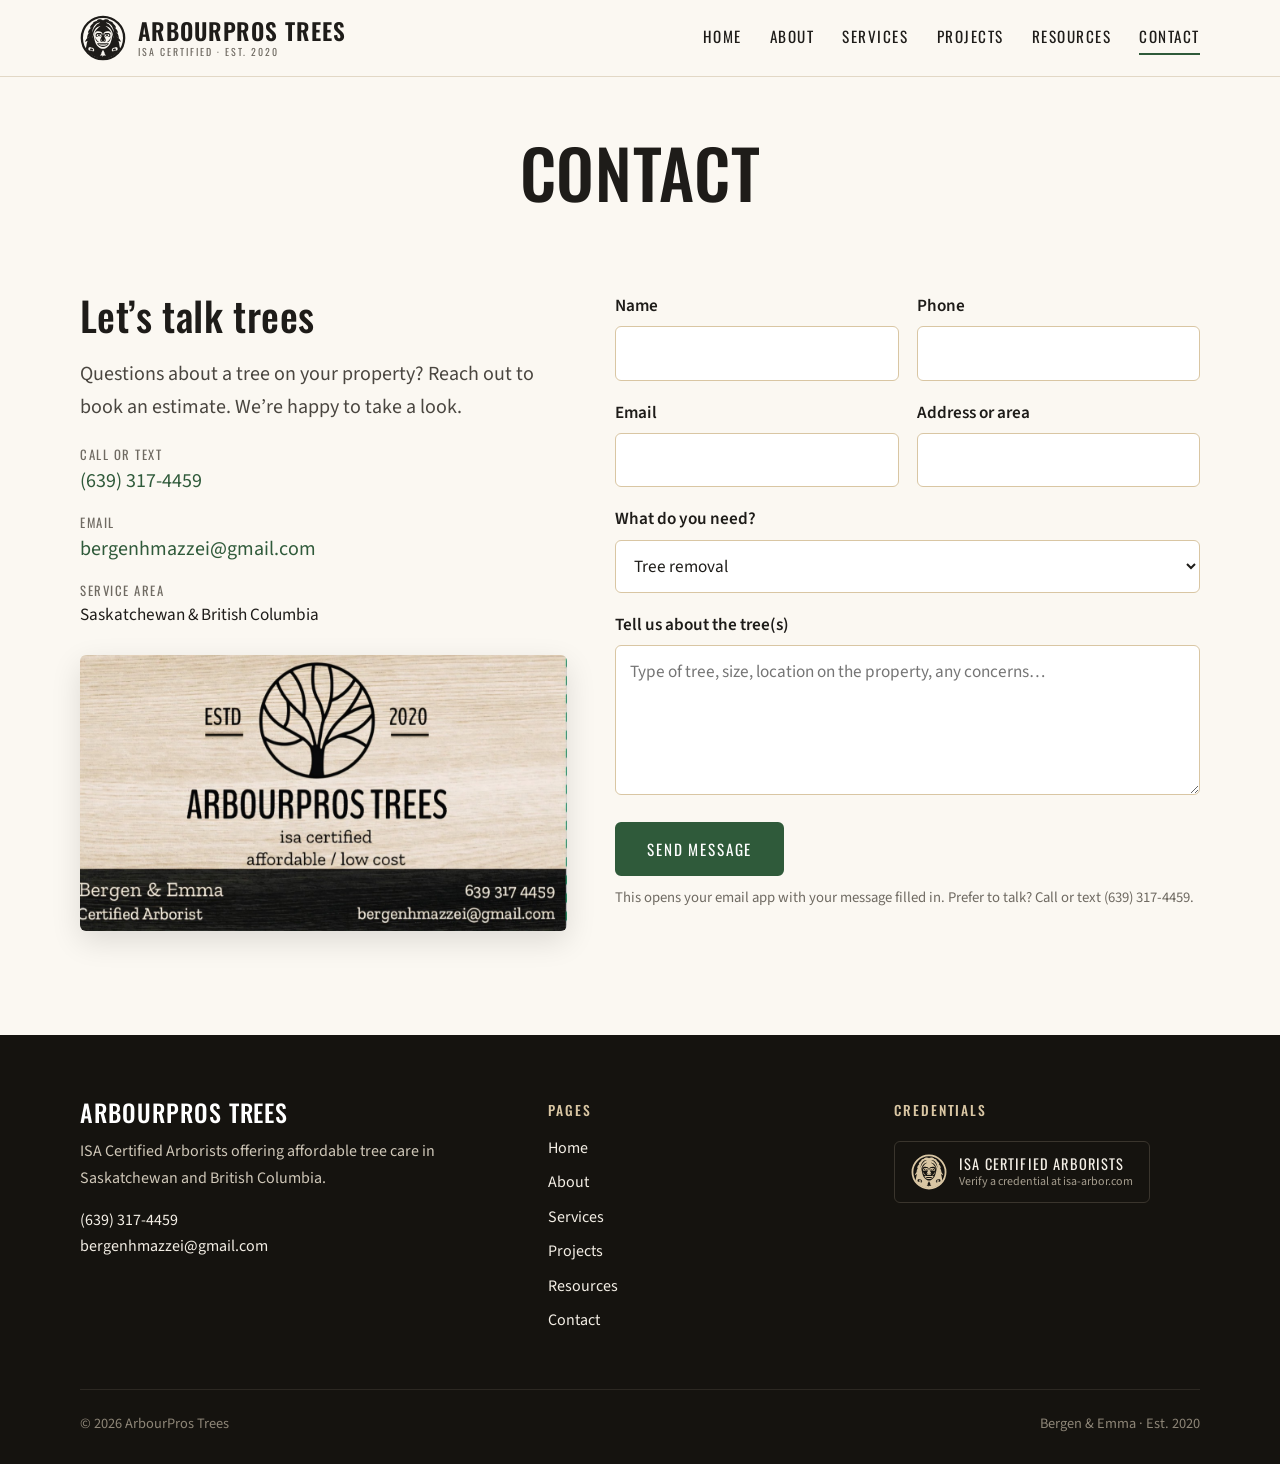
<file: contact.html>
<!doctype html>
<html lang="en">
<head>
  <meta charset="utf-8">
  <meta name="viewport" content="width=device-width, initial-scale=1">
  <title>Contact | ArbourPros Trees</title>
  <meta name="description" content="Contact ArbourPros Trees for an estimate. Call (639) 317-4459 or email bergenhmazzei@gmail.com.">
  <link rel="icon" href="assets/logo.svg" type="image/svg+xml">
  <link rel="preconnect" href="https://fonts.googleapis.com">
  <link rel="preconnect" href="https://fonts.gstatic.com" crossorigin>
  <link href="https://fonts.googleapis.com/css2?family=Oswald:wght@400;500;600&family=Source+Sans+3:wght@400;600&display=swap" rel="stylesheet">
  <link rel="stylesheet" href="assets/styles.css">
</head>
<body>
  <a class="skip" href="#main">Skip to content</a>
  <header class="site-header">
    <div class="wrap">
      <a class="brand" href="index.html" aria-label="ArbourPros Trees home">
        <svg viewBox="0 0 100 100" fill="currentColor" fill-rule="evenodd" aria-hidden="true"><circle cx="50" cy="50" r="46" fill="none" stroke="currentColor" stroke-width="5"/><path d="M50 10.2C49 10.2 48.2 10.6 47.9 11.8C47.9 8.3 39.3 8.8 36.1 12C37.3 12.9 38.4 13.3 38.5 14.3C37.5 11.1 29.5 14.5 27 18.4C28.5 18.9 30.1 19.1 30.5 20C28.7 17.1 22.2 23 21.5 27.9C22.8 27.9 24.7 27.5 25.3 28.3C22.3 26.7 17.2 34.8 17.3 39.4C18.9 38.7 21.5 37.3 22.4 37.6C19.1 36.6 15.2 45.4 15.6 50C17.1 49.1 19.9 47.2 20.9 47.3C17.5 46.5 11.8 54.8 10.7 58.7C12.8 57.9 16 56 17 56.1C14.5 58.1 14.2 70.6 12.2 73.6C16.2 80 21.8 85.3 28.4 89C35 92.7 42.4 94.6 50 94.6C57.6 94.6 65 92.7 71.6 89C78.2 85.3 83.8 80 87.8 73.6C85.8 70.6 85.5 58.1 83 56.1C84 56 87.2 57.9 89.3 58.7C88.2 54.8 82.5 46.5 79.1 47.3C80.1 47.2 82.9 49.1 84.4 50C84.8 45.4 80.9 36.6 77.6 37.6C78.5 37.3 81.1 38.7 82.7 39.4C82.8 34.8 77.7 26.7 74.7 28.3C75.3 27.5 77.2 27.9 78.5 27.9C77.8 23 71.3 17.1 69.5 20C69.9 19.1 71.5 18.9 73 18.4C70.5 14.5 62.5 11.1 61.5 14.3C61.6 13.3 62.7 12.9 63.9 12C60.7 8.8 52.1 8.3 52.1 11.8C51.8 10.6 51 10.2 50 10.2ZM50 40.6C48.7 40.6 47.8 37.7 46.2 36.8C44.6 35.9 42.4 35.5 40.5 35.4C38.6 35.3 36.5 35.5 35 36.2C33.5 36.9 32.4 38.1 31.6 39.6C30.9 41.1 30.5 43.1 30.5 45.5C30.5 47.9 30.8 51.2 31.5 54C32.2 56.8 33.2 60 34.5 62.5C35.8 65 37.8 67.3 39.5 69C41.2 70.7 43.2 71.8 45 72.6C46.8 73.4 48.3 73.6 50 73.6C51.7 73.6 53.2 73.4 55 72.6C56.8 71.8 58.8 70.7 60.5 69C62.2 67.3 64.2 65 65.5 62.5C66.8 60 67.8 56.8 68.5 54C69.2 51.2 69.5 47.9 69.5 45.5C69.5 43.1 69.2 41.1 68.4 39.6C67.7 38.1 66.5 36.9 65 36.2C63.5 35.5 61.4 35.3 59.5 35.4C57.6 35.5 55.4 35.9 53.8 36.8C52.2 37.7 51.3 40.6 50 40.6ZM50 76L47 80L48.6 79L45.2 84L47.8 83L43.4 88L48.9 88L48.9 91.2L51.1 88L56.6 88L52.2 83L54.8 84L51.4 79L53 80L50 76ZM30.8 76.4C30.8 76.9 30.7 77.5 30.6 77.9C30.6 78.3 30.5 78.5 30.3 78.6C30.2 78.8 30 78.9 29.7 79C29.5 79.1 29.3 79.1 29 79C28.7 79 28.3 78.9 27.9 78.8C27.6 78.7 27.2 78.5 26.6 78.3C26.1 78.2 25.2 77.9 24.5 77.7C23.8 77.5 22.9 77.5 22.4 77.4C21.8 77.3 21.4 77.3 21.1 77.2C20.7 77.2 20.3 77.1 20 77C19.7 76.9 19.5 76.8 19.3 76.7C19 76.5 18.8 76.3 18.7 76C18.5 75.8 18.4 75.5 18.4 75.1C18.3 74.7 18.2 74.1 18.2 73.6C18.2 73.1 18.3 72.5 18.4 72.1C18.4 71.7 18.5 71.5 18.7 71.2C18.8 71 19 70.8 19.3 70.6C19.5 70.4 19.7 70.3 20 70.2C20.3 70.1 20.7 70.1 21.1 70.1C21.4 70 21.8 70 22.4 70.1C22.9 70.2 23.8 70.3 24.5 70.5C25.2 70.7 26.1 70.9 26.6 71.1C27.2 71.2 27.6 71.4 27.9 71.6C28.3 71.8 28.7 72 29 72.2C29.3 72.5 29.5 72.7 29.7 73C30 73.2 30.2 73.5 30.3 73.8C30.5 74.1 30.6 74.4 30.6 74.8C30.7 75.3 30.8 75.9 30.8 76.4ZM69.2 76.4C69.2 76.9 69.3 77.5 69.4 77.9C69.4 78.3 69.5 78.5 69.7 78.6C69.8 78.8 70 78.9 70.3 79C70.5 79.1 70.7 79.1 71 79C71.3 79 71.7 78.9 72.1 78.8C72.4 78.7 72.8 78.5 73.4 78.3C73.9 78.2 74.8 77.9 75.5 77.7C76.2 77.5 77.1 77.5 77.6 77.4C78.2 77.3 78.6 77.3 78.9 77.2C79.3 77.2 79.7 77.1 80 77C80.3 76.9 80.5 76.8 80.7 76.7C81 76.5 81.2 76.3 81.3 76C81.5 75.8 81.6 75.5 81.6 75.1C81.7 74.7 81.8 74.1 81.8 73.6C81.8 73.1 81.7 72.5 81.6 72.1C81.6 71.7 81.5 71.5 81.3 71.2C81.2 71 81 70.8 80.7 70.6C80.5 70.4 80.3 70.3 80 70.2C79.7 70.1 79.3 70.1 78.9 70.1C78.6 70 78.2 70 77.6 70.1C77.1 70.2 76.2 70.3 75.5 70.5C74.8 70.7 73.9 70.9 73.4 71.1C72.8 71.2 72.4 71.4 72.1 71.6C71.7 71.8 71.3 72 71 72.2C70.7 72.5 70.5 72.7 70.3 73C70 73.2 69.8 73.5 69.7 73.8C69.5 74.1 69.4 74.4 69.4 74.8C69.3 75.3 69.2 75.9 69.2 76.4ZM44 16.5C43.9 16.3 42.3 16.4 41.4 16.6C40.6 16.7 39.8 16.9 38.9 17.3C38.1 17.6 37.3 18 36.5 18.4C35.8 18.9 35 19.5 34.3 20.1C33.6 20.7 32.9 21.4 32.3 22.2C31.6 22.9 31 23.7 30.5 24.6C30 25.5 29.5 26.5 29 27.5C28.6 28.5 28.2 29.5 27.8 30.6C27.5 31.8 27.2 32.9 26.9 34.2C26.7 35.4 26.4 38 26.5 38C26.6 38 27.4 35.5 27.8 34.4C28.3 33.3 28.7 32.2 29.2 31.2C29.7 30.2 30.2 29.2 30.7 28.4C31.3 27.5 31.8 26.6 32.4 25.9C32.9 25.1 33.5 24.4 34.1 23.7C34.7 23.1 35.3 22.4 35.9 21.9C36.5 21.3 37.1 20.8 37.8 20.3C38.4 19.8 39.1 19.3 39.8 18.9C40.4 18.4 41.1 18.1 41.8 17.7C42.5 17.3 44.1 16.7 44 16.5ZM56 16.5C56.1 16.3 57.7 16.4 58.6 16.6C59.4 16.7 60.2 16.9 61.1 17.3C61.9 17.6 62.7 18 63.5 18.4C64.2 18.9 65 19.5 65.7 20.1C66.4 20.7 67.1 21.4 67.7 22.2C68.4 22.9 69 23.7 69.5 24.6C70 25.5 70.5 26.5 71 27.5C71.4 28.5 71.8 29.5 72.2 30.6C72.5 31.8 72.8 32.9 73.1 34.2C73.3 35.4 73.6 38 73.5 38C73.4 38 72.6 35.5 72.2 34.4C71.7 33.3 71.3 32.2 70.8 31.2C70.3 30.2 69.8 29.2 69.3 28.4C68.7 27.5 68.2 26.6 67.6 25.9C67.1 25.1 66.5 24.4 65.9 23.7C65.3 23.1 64.7 22.4 64.1 21.9C63.5 21.3 62.9 20.8 62.2 20.3C61.6 19.8 60.9 19.3 60.2 18.9C59.6 18.4 58.9 18.1 58.2 17.7C57.5 17.3 55.9 16.7 56 16.5ZM44.5 24.5C44.4 24.3 42.8 24.5 42 24.6C41.2 24.8 40.4 25.1 39.7 25.4C38.9 25.8 38.1 26.2 37.4 26.7C36.6 27.3 35.9 27.9 35.2 28.5C34.5 29.2 33.9 30 33.3 30.9C32.7 31.7 32.1 32.6 31.6 33.7C31.1 34.7 30.6 35.8 30.1 37C29.7 38.1 29.3 39.4 29 40.8C28.6 42.1 28.3 43.6 28.1 45.1C27.9 46.6 27.4 50 27.6 50C27.8 50 28.6 46.8 29.1 45.3C29.6 43.9 30 42.5 30.5 41.3C31 40 31.6 38.9 32.1 37.8C32.6 36.7 33.2 35.8 33.7 34.9C34.3 34 34.8 33.1 35.4 32.4C35.9 31.6 36.5 31 37.1 30.3C37.7 29.7 38.2 29.1 38.8 28.6C39.4 28.1 40 27.6 40.6 27.1C41.2 26.7 41.9 26.3 42.5 25.8C43.2 25.4 44.6 24.7 44.5 24.5ZM55.5 24.5C55.6 24.3 57.2 24.5 58 24.6C58.8 24.8 59.6 25.1 60.3 25.4C61.1 25.8 61.9 26.2 62.6 26.7C63.4 27.3 64.1 27.9 64.8 28.5C65.5 29.2 66.1 30 66.7 30.9C67.3 31.7 67.9 32.6 68.4 33.7C68.9 34.7 69.4 35.8 69.9 37C70.3 38.1 70.7 39.4 71 40.8C71.4 42.1 71.7 43.6 71.9 45.1C72.1 46.6 72.6 50 72.4 50C72.2 50 71.4 46.8 70.9 45.3C70.4 43.9 70 42.5 69.5 41.3C69 40 68.4 38.9 67.9 37.8C67.4 36.7 66.8 35.8 66.3 34.9C65.7 34 65.2 33.1 64.6 32.4C64.1 31.6 63.5 31 62.9 30.3C62.3 29.7 61.8 29.1 61.2 28.6C60.6 28.1 60 27.6 59.4 27.1C58.8 26.7 58.1 26.3 57.5 25.8C56.8 25.4 55.4 24.7 55.5 24.5Z"/><path d="M28.6 75.9C28.6 76.1 28.6 76.4 28.5 76.5C28.5 76.7 28.4 76.8 28.3 76.9C28.2 77.1 28.1 77.1 28 77.2C27.9 77.3 27.7 77.3 27.5 77.3C27.4 77.3 27.2 77.3 26.9 77.3C26.7 77.3 26.5 77.2 26.2 77.2C26 77.1 25.6 77.1 25.3 77C25 76.9 24.6 76.9 24.4 76.8C24.1 76.8 23.9 76.8 23.7 76.7C23.4 76.6 23.2 76.6 23.1 76.5C22.9 76.4 22.7 76.3 22.6 76.2C22.5 76.1 22.4 76 22.3 75.8C22.2 75.7 22.1 75.6 22.1 75.4C22 75.2 22 74.9 22 74.7C22 74.5 22 74.2 22.1 74.1C22.1 73.9 22.2 73.7 22.3 73.6C22.4 73.5 22.5 73.4 22.6 73.3C22.7 73.2 22.9 73.1 23.1 73C23.2 73 23.4 72.9 23.7 72.9C23.9 72.9 24.1 72.9 24.4 72.9C24.6 72.9 25 72.9 25.3 73C25.6 73.1 26 73.1 26.2 73.2C26.5 73.3 26.7 73.4 26.9 73.5C27.2 73.6 27.4 73.7 27.5 73.8C27.7 74 27.9 74.1 28 74.2C28.1 74.4 28.2 74.5 28.3 74.7C28.4 74.9 28.5 75 28.5 75.2C28.6 75.4 28.6 75.7 28.6 75.9ZM71.4 75.9C71.4 76.1 71.4 76.4 71.5 76.5C71.5 76.7 71.6 76.8 71.7 76.9C71.8 77.1 71.9 77.1 72 77.2C72.1 77.3 72.3 77.3 72.5 77.3C72.6 77.3 72.8 77.3 73.1 77.3C73.3 77.3 73.5 77.2 73.8 77.2C74 77.1 74.4 77.1 74.7 77C75 76.9 75.4 76.9 75.6 76.8C75.9 76.8 76.1 76.8 76.3 76.7C76.6 76.6 76.8 76.6 76.9 76.5C77.1 76.4 77.3 76.3 77.4 76.2C77.5 76.1 77.6 76 77.7 75.8C77.8 75.7 77.9 75.6 77.9 75.4C78 75.2 78 74.9 78 74.7C78 74.5 78 74.2 77.9 74.1C77.9 73.9 77.8 73.7 77.7 73.6C77.6 73.5 77.5 73.4 77.4 73.3C77.3 73.2 77.1 73.1 76.9 73C76.8 73 76.6 72.9 76.3 72.9C76.1 72.9 75.9 72.9 75.6 72.9C75.4 72.9 75 72.9 74.7 73C74.4 73.1 74 73.1 73.8 73.2C73.5 73.3 73.3 73.4 73.1 73.5C72.8 73.6 72.6 73.7 72.5 73.8C72.3 74 72.1 74.1 72 74.2C71.9 74.4 71.8 74.5 71.7 74.7C71.6 74.9 71.5 75 71.5 75.2C71.4 75.4 71.4 75.7 71.4 75.9Z"/><path d="M47.2 43C47.2 43.5 47.2 44.2 47.1 44.6C47 45 46.9 45.2 46.7 45.5C46.6 45.7 46.4 45.9 46.1 46.1C45.9 46.2 45.6 46.4 45.3 46.5C45 46.5 44.6 46.6 44.2 46.6C43.8 46.7 43.5 46.7 42.9 46.7C42.3 46.7 41.4 46.7 40.6 46.8C39.8 46.9 38.9 47 38.3 47.1C37.7 47.2 37.4 47.3 37 47.3C36.6 47.3 36.2 47.3 35.9 47.3C35.6 47.3 35.3 47.2 35.1 47.1C34.8 47 34.6 46.8 34.5 46.6C34.3 46.4 34.2 46.1 34.1 45.7C34 45.3 34 44.7 34 44.2C34 43.7 34 43 34.1 42.6C34.2 42.2 34.3 41.9 34.5 41.6C34.6 41.3 34.8 41.1 35.1 40.8C35.3 40.6 35.6 40.4 35.9 40.2C36.2 40 36.6 39.8 37 39.7C37.4 39.5 37.7 39.4 38.3 39.3C38.9 39.2 39.8 39.1 40.6 39C41.4 38.9 42.3 38.9 42.9 38.9C43.5 38.9 43.8 38.9 44.2 39C44.6 39.1 45 39.2 45.3 39.3C45.6 39.4 45.9 39.6 46.1 39.8C46.4 40 46.6 40.2 46.7 40.5C46.9 40.8 47 41 47.1 41.4C47.2 41.9 47.2 42.5 47.2 43ZM45.7 43.9C45.7 44.1 45.6 44.3 45.5 44.4C45.4 44.6 45.3 44.9 45.1 45.1C44.8 45.3 44.6 45.5 44.3 45.6C44 45.8 43.7 46 43.3 46.1C42.9 46.2 42.5 46.3 42.1 46.4C41.7 46.5 41.3 46.5 40.9 46.5C40.5 46.5 40.1 46.5 39.7 46.4C39.3 46.3 38.9 46.2 38.5 46.1C38.1 46 37.8 45.8 37.5 45.6C37.2 45.5 37 45.3 36.7 45.1C36.5 44.9 36.4 44.6 36.3 44.4C36.2 44.3 36.1 44.1 36.1 43.9C36.1 43.7 36.2 43.5 36.3 43.4C36.4 43.2 36.5 42.9 36.7 42.7C37 42.5 37.2 42.3 37.5 42.2C37.8 42 38.1 41.8 38.5 41.7C38.9 41.6 39.3 41.5 39.7 41.4C40.1 41.3 40.5 41.3 40.9 41.3C41.3 41.3 41.7 41.3 42.1 41.4C42.5 41.5 42.9 41.6 43.3 41.7C43.7 41.8 44 42 44.3 42.2C44.6 42.3 44.8 42.5 45.1 42.7C45.3 42.9 45.4 43.2 45.5 43.4C45.6 43.5 45.7 43.7 45.7 43.9ZM43.3 43.9C43.3 44.1 43.3 44.3 43.3 44.4C43.2 44.6 43.2 44.7 43.1 44.8C43 45 43 45.1 42.9 45.2C42.8 45.3 42.7 45.4 42.6 45.5C42.5 45.6 42.3 45.7 42.2 45.7C42 45.8 41.9 45.8 41.7 45.9C41.6 45.9 41.4 45.9 41.2 45.9C41 45.9 40.8 45.9 40.7 45.9C40.5 45.8 40.4 45.8 40.2 45.7C40.1 45.7 39.9 45.6 39.8 45.5C39.7 45.4 39.6 45.3 39.5 45.2C39.4 45.1 39.4 45 39.3 44.8C39.2 44.7 39.2 44.6 39.1 44.4C39.1 44.3 39.1 44.1 39.1 43.9C39.1 43.7 39.1 43.5 39.1 43.4C39.2 43.2 39.2 43.1 39.3 43C39.4 42.8 39.4 42.7 39.5 42.6C39.6 42.5 39.7 42.4 39.8 42.3C39.9 42.2 40.1 42.1 40.2 42.1C40.4 42 40.5 42 40.7 41.9C40.8 41.9 41 41.9 41.2 41.9C41.4 41.9 41.6 41.9 41.7 41.9C41.9 42 42 42 42.2 42.1C42.3 42.1 42.5 42.2 42.6 42.3C42.7 42.4 42.8 42.5 42.9 42.6C43 42.7 43 42.8 43.1 43C43.2 43.1 43.2 43.2 43.3 43.4C43.3 43.5 43.3 43.7 43.3 43.9Z"/><path d="M52.8 43C52.8 43.5 52.8 44.2 52.9 44.6C53 45 53.1 45.2 53.3 45.5C53.4 45.7 53.6 45.9 53.9 46.1C54.1 46.2 54.4 46.4 54.7 46.5C55 46.5 55.4 46.6 55.8 46.6C56.2 46.7 56.5 46.7 57.1 46.7C57.7 46.7 58.6 46.7 59.4 46.8C60.2 46.9 61.1 47 61.7 47.1C62.3 47.2 62.6 47.3 63 47.3C63.4 47.3 63.8 47.3 64.1 47.3C64.4 47.3 64.7 47.2 64.9 47.1C65.2 47 65.4 46.8 65.5 46.6C65.7 46.4 65.8 46.1 65.9 45.7C66 45.3 66 44.7 66 44.2C66 43.7 66 43 65.9 42.6C65.8 42.2 65.7 41.9 65.5 41.6C65.4 41.3 65.2 41.1 64.9 40.8C64.7 40.6 64.4 40.4 64.1 40.2C63.8 40 63.4 39.8 63 39.7C62.6 39.5 62.3 39.4 61.7 39.3C61.1 39.2 60.2 39.1 59.4 39C58.6 38.9 57.7 38.9 57.1 38.9C56.5 38.9 56.2 38.9 55.8 39C55.4 39.1 55 39.2 54.7 39.3C54.4 39.4 54.1 39.6 53.9 39.8C53.6 40 53.4 40.2 53.3 40.5C53.1 40.8 53 41 52.9 41.4C52.8 41.9 52.8 42.5 52.8 43ZM54.3 43.9C54.3 44.1 54.4 44.3 54.5 44.4C54.6 44.6 54.7 44.9 54.9 45.1C55.2 45.3 55.4 45.5 55.7 45.6C56 45.8 56.3 46 56.7 46.1C57.1 46.2 57.5 46.3 57.9 46.4C58.3 46.5 58.7 46.5 59.1 46.5C59.5 46.5 59.9 46.5 60.3 46.4C60.7 46.3 61.1 46.2 61.5 46.1C61.9 46 62.2 45.8 62.5 45.6C62.8 45.5 63 45.3 63.3 45.1C63.5 44.9 63.6 44.6 63.7 44.4C63.8 44.3 63.9 44.1 63.9 43.9C63.9 43.7 63.8 43.5 63.7 43.4C63.6 43.2 63.5 42.9 63.3 42.7C63 42.5 62.8 42.3 62.5 42.2C62.2 42 61.9 41.8 61.5 41.7C61.1 41.6 60.7 41.5 60.3 41.4C59.9 41.3 59.5 41.3 59.1 41.3C58.7 41.3 58.3 41.3 57.9 41.4C57.5 41.5 57.1 41.6 56.7 41.7C56.3 41.8 56 42 55.7 42.2C55.4 42.3 55.2 42.5 54.9 42.7C54.7 42.9 54.6 43.2 54.5 43.4C54.4 43.5 54.3 43.7 54.3 43.9ZM56.7 43.9C56.7 44.1 56.7 44.3 56.7 44.4C56.8 44.6 56.8 44.7 56.9 44.8C57 45 57 45.1 57.1 45.2C57.2 45.3 57.3 45.4 57.4 45.5C57.5 45.6 57.7 45.7 57.8 45.7C58 45.8 58.1 45.8 58.3 45.9C58.4 45.9 58.6 45.9 58.8 45.9C59 45.9 59.2 45.9 59.3 45.9C59.5 45.8 59.6 45.8 59.8 45.7C59.9 45.7 60.1 45.6 60.2 45.5C60.3 45.4 60.4 45.3 60.5 45.2C60.6 45.1 60.6 45 60.7 44.8C60.8 44.7 60.8 44.6 60.9 44.4C60.9 44.3 60.9 44.1 60.9 43.9C60.9 43.7 60.9 43.5 60.9 43.4C60.8 43.2 60.8 43.1 60.7 43C60.6 42.8 60.6 42.7 60.5 42.6C60.4 42.5 60.3 42.4 60.2 42.3C60.1 42.2 59.9 42.1 59.8 42.1C59.6 42 59.5 42 59.3 41.9C59.2 41.9 59 41.9 58.8 41.9C58.6 41.9 58.4 41.9 58.3 41.9C58.1 42 58 42 57.8 42.1C57.7 42.1 57.5 42.2 57.4 42.3C57.3 42.4 57.2 42.5 57.1 42.6C57 42.7 57 42.8 56.9 43C56.8 43.1 56.8 43.2 56.7 43.4C56.7 43.5 56.7 43.7 56.7 43.9Z"/><path d="M50 37C48.4 43 47.6 47 45 51C42.4 54.6 44 58.4 47 58C48.4 57.8 49.2 57.4 50 57.4C50.8 57.4 51.6 57.8 53 58C56 58.4 57.6 54.6 55 51C52.4 47 51.6 43 50 37ZM47.7 54.8C47.7 54.9 47.7 55 47.7 55C47.6 55.1 47.6 55.2 47.6 55.2C47.5 55.3 47.5 55.4 47.4 55.4C47.4 55.5 47.3 55.5 47.2 55.6C47.1 55.6 47 55.6 47 55.7C46.9 55.7 46.8 55.7 46.7 55.7C46.5 55.7 46.4 55.8 46.3 55.8C46.2 55.8 46.1 55.7 45.9 55.7C45.8 55.7 45.7 55.7 45.6 55.7C45.6 55.6 45.5 55.6 45.4 55.6C45.3 55.5 45.2 55.5 45.2 55.4C45.1 55.4 45.1 55.3 45 55.2C45 55.2 45 55.1 44.9 55C44.9 55 44.9 54.9 44.9 54.8C44.9 54.7 44.9 54.6 44.9 54.6C45 54.5 45 54.4 45 54.4C45.1 54.3 45.1 54.2 45.2 54.2C45.2 54.1 45.3 54.1 45.4 54C45.5 54 45.6 54 45.6 53.9C45.7 53.9 45.8 53.9 45.9 53.9C46.1 53.9 46.2 53.8 46.3 53.8C46.4 53.8 46.5 53.9 46.7 53.9C46.8 53.9 46.9 53.9 47 53.9C47 54 47.1 54 47.2 54C47.3 54.1 47.4 54.1 47.4 54.2C47.5 54.2 47.5 54.3 47.6 54.4C47.6 54.4 47.6 54.5 47.7 54.6C47.7 54.6 47.7 54.7 47.7 54.8ZM52.3 54.8C52.3 54.9 52.3 55 52.3 55C52.4 55.1 52.4 55.2 52.4 55.2C52.5 55.3 52.5 55.4 52.6 55.4C52.6 55.5 52.7 55.5 52.8 55.6C52.9 55.6 53 55.6 53 55.7C53.1 55.7 53.2 55.7 53.3 55.7C53.5 55.7 53.6 55.8 53.7 55.8C53.8 55.8 53.9 55.7 54.1 55.7C54.2 55.7 54.3 55.7 54.4 55.7C54.4 55.6 54.5 55.6 54.6 55.6C54.7 55.5 54.8 55.5 54.8 55.4C54.9 55.4 54.9 55.3 55 55.2C55 55.2 55 55.1 55.1 55C55.1 55 55.1 54.9 55.1 54.8C55.1 54.7 55.1 54.6 55.1 54.6C55 54.5 55 54.4 55 54.4C54.9 54.3 54.9 54.2 54.8 54.2C54.8 54.1 54.7 54.1 54.6 54C54.5 54 54.4 54 54.4 53.9C54.3 53.9 54.2 53.9 54.1 53.9C53.9 53.9 53.8 53.8 53.7 53.8C53.6 53.8 53.5 53.9 53.3 53.9C53.2 53.9 53.1 53.9 53 53.9C53 54 52.9 54 52.8 54C52.7 54.1 52.6 54.1 52.6 54.2C52.5 54.2 52.5 54.3 52.4 54.4C52.4 54.4 52.4 54.5 52.3 54.6C52.3 54.6 52.3 54.7 52.3 54.8Z"/><path d="M32.8 48C33.5 56 37.5 60 42.5 59.4C38 57.6 35 54 32.8 48Z"/><path d="M67.2 48C66.5 56 62.5 60 57.5 59.4C62 57.6 65 54 67.2 48Z"/><path d="M50 61.4C45 61.2 40 61.2 36.8 62.2C39.5 67.6 45 69.4 50 69.4C55 69.4 60.5 67.6 63.2 62.2C60 61.2 55 61.2 50 61.4ZM50 64.2C46 64.2 42 64 39.6 63.6C42.4 66.2 46.4 66.8 50 66.8C53.6 66.8 57.6 66.2 60.4 63.6C58 64 54 64.2 50 64.2Z"/></svg>
        <span class="brand-name">ArbourPros Trees<small>ISA Certified &middot; Est. 2020</small></span>
      </a>
      <button class="menu-toggle" aria-label="Open menu" aria-expanded="false" aria-controls="site-nav">
        <svg viewBox="0 0 24 24" fill="none" stroke="currentColor" stroke-width="2" stroke-linecap="round" aria-hidden="true"><path d="M3 6h18M3 12h18M3 18h18"/></svg>
      </button>
      <nav class="nav" id="site-nav" aria-label="Main">
        <ul>
          <li><a href="index.html">Home</a></li>
          <li><a href="about.html">About</a></li>
          <li><a href="services.html">Services</a></li>
          <li><a href="projects.html">Projects</a></li>
          <li><a href="resources.html">Resources</a></li>
          <li><a href="contact.html" aria-current="page">Contact</a></li>
        </ul>
      </nav>
    </div>
  </header>
  <main id="main">
    <div class="page-title wrap"><h1>Contact</h1></div>

    <section class="section" style="padding-top:40px">
      <div class="wrap contact-grid">
        <div>
          <h2>Let&rsquo;s talk trees</h2>
          <p class="lede">Questions about a tree on your property? Reach out to book an estimate. We&rsquo;re happy to take a look.</p>
          <ul class="contact-lines">
            <li><span>Call or text</span><a href="tel:+16393174459">(639) 317-4459</a></li>
            <li><span>Email</span><a href="mailto:bergenhmazzei@gmail.com">bergenhmazzei@gmail.com</a></li>
            <li><span>Service area</span>Saskatchewan &amp; British Columbia</li>
          </ul>
          <img src="assets/img/business-card.jpg" alt="ArbourPros Trees business card" style="border-radius:6px;box-shadow:0 10px 30px rgba(0,0,0,.12)" loading="lazy">
        </div>
        <form id="quote-form" data-to="bergenhmazzei@gmail.com">
          <div class="row2">
            <div class="field"><label for="name">Name</label><input id="name" name="name" required autocomplete="name"></div>
            <div class="field"><label for="phone">Phone</label><input id="phone" name="phone" type="tel" autocomplete="tel"></div>
          </div>
          <div class="row2">
            <div class="field"><label for="email">Email</label><input id="email" name="email" type="email" autocomplete="email"></div>
            <div class="field"><label for="address">Address or area</label><input id="address" name="address" autocomplete="street-address"></div>
          </div>
          <div class="field"><label for="service">What do you need?</label><select id="service" name="service"><option>Tree removal</option><option>Pruning / trimming</option><option>Hazard tree assessment</option><option>Storm damage cleanup</option><option>Other / not sure</option></select></div>
          <div class="field"><label for="message">Tell us about the tree(s)</label><textarea id="message" name="message" placeholder="Type of tree, size, location on the property, any concerns&hellip;" required></textarea></div>
          <button class="btn" type="submit">Send message</button>
          <p class="form-note">This opens your email app with your message filled in. Prefer to talk? Call or text (639) 317-4459.</p>
        </form>
      </div>
    </section>
  </main>
  <footer class="site-footer">
    <div class="wrap">
      <div class="footer-grid">
        <div>
          <h3>ArbourPros Trees</h3>
          <p>ISA Certified Arborists offering affordable tree care in Saskatchewan and British Columbia.</p>
          <p><a href="tel:+16393174459">(639) 317-4459</a><br><a href="mailto:bergenhmazzei@gmail.com">bergenhmazzei@gmail.com</a></p>
        </div>
        <div>
          <h4>Pages</h4>
          <ul>
            <li><a href="index.html">Home</a></li>
            <li><a href="about.html">About</a></li>
            <li><a href="services.html">Services</a></li>
            <li><a href="projects.html">Projects</a></li>
            <li><a href="resources.html">Resources</a></li>
            <li><a href="contact.html">Contact</a></li>
          </ul>
        </div>
        <div>
          <h4>Credentials</h4>
          <a class="badge" href="https://www.isa-arbor.com/Credentials/Verify-a-Credential" target="_blank" rel="noopener">
            <svg viewBox="0 0 100 100" fill="currentColor" fill-rule="evenodd" aria-hidden="true"><circle cx="50" cy="50" r="46" fill="none" stroke="currentColor" stroke-width="5"/><path d="M50 10.2C49 10.2 48.2 10.6 47.9 11.8C47.9 8.3 39.3 8.8 36.1 12C37.3 12.9 38.4 13.3 38.5 14.3C37.5 11.1 29.5 14.5 27 18.4C28.5 18.9 30.1 19.1 30.5 20C28.7 17.1 22.2 23 21.5 27.9C22.8 27.9 24.7 27.5 25.3 28.3C22.3 26.7 17.2 34.8 17.3 39.4C18.9 38.7 21.5 37.3 22.4 37.6C19.1 36.6 15.2 45.4 15.6 50C17.1 49.1 19.9 47.2 20.9 47.3C17.5 46.5 11.8 54.8 10.7 58.7C12.8 57.9 16 56 17 56.1C14.5 58.1 14.2 70.6 12.2 73.6C16.2 80 21.8 85.3 28.4 89C35 92.7 42.4 94.6 50 94.6C57.6 94.6 65 92.7 71.6 89C78.2 85.3 83.8 80 87.8 73.6C85.8 70.6 85.5 58.1 83 56.1C84 56 87.2 57.9 89.3 58.7C88.2 54.8 82.5 46.5 79.1 47.3C80.1 47.2 82.9 49.1 84.4 50C84.8 45.4 80.9 36.6 77.6 37.6C78.5 37.3 81.1 38.7 82.7 39.4C82.8 34.8 77.7 26.7 74.7 28.3C75.3 27.5 77.2 27.9 78.5 27.9C77.8 23 71.3 17.1 69.5 20C69.9 19.1 71.5 18.9 73 18.4C70.5 14.5 62.5 11.1 61.5 14.3C61.6 13.3 62.7 12.9 63.9 12C60.7 8.8 52.1 8.3 52.1 11.8C51.8 10.6 51 10.2 50 10.2ZM50 40.6C48.7 40.6 47.8 37.7 46.2 36.8C44.6 35.9 42.4 35.5 40.5 35.4C38.6 35.3 36.5 35.5 35 36.2C33.5 36.9 32.4 38.1 31.6 39.6C30.9 41.1 30.5 43.1 30.5 45.5C30.5 47.9 30.8 51.2 31.5 54C32.2 56.8 33.2 60 34.5 62.5C35.8 65 37.8 67.3 39.5 69C41.2 70.7 43.2 71.8 45 72.6C46.8 73.4 48.3 73.6 50 73.6C51.7 73.6 53.2 73.4 55 72.6C56.8 71.8 58.8 70.7 60.5 69C62.2 67.3 64.2 65 65.5 62.5C66.8 60 67.8 56.8 68.5 54C69.2 51.2 69.5 47.9 69.5 45.5C69.5 43.1 69.2 41.1 68.4 39.6C67.7 38.1 66.5 36.9 65 36.2C63.5 35.5 61.4 35.3 59.5 35.4C57.6 35.5 55.4 35.9 53.8 36.8C52.2 37.7 51.3 40.6 50 40.6ZM50 76L47 80L48.6 79L45.2 84L47.8 83L43.4 88L48.9 88L48.9 91.2L51.1 88L56.6 88L52.2 83L54.8 84L51.4 79L53 80L50 76ZM30.8 76.4C30.8 76.9 30.7 77.5 30.6 77.9C30.6 78.3 30.5 78.5 30.3 78.6C30.2 78.8 30 78.9 29.7 79C29.5 79.1 29.3 79.1 29 79C28.7 79 28.3 78.9 27.9 78.8C27.6 78.7 27.2 78.5 26.6 78.3C26.1 78.2 25.2 77.9 24.5 77.7C23.8 77.5 22.9 77.5 22.4 77.4C21.8 77.3 21.4 77.3 21.1 77.2C20.7 77.2 20.3 77.1 20 77C19.7 76.9 19.5 76.8 19.3 76.7C19 76.5 18.8 76.3 18.7 76C18.5 75.8 18.4 75.5 18.4 75.1C18.3 74.7 18.2 74.1 18.2 73.6C18.2 73.1 18.3 72.5 18.4 72.1C18.4 71.7 18.5 71.5 18.7 71.2C18.8 71 19 70.8 19.3 70.6C19.5 70.4 19.7 70.3 20 70.2C20.3 70.1 20.7 70.1 21.1 70.1C21.4 70 21.8 70 22.4 70.1C22.9 70.2 23.8 70.3 24.5 70.5C25.2 70.7 26.1 70.9 26.6 71.1C27.2 71.2 27.6 71.4 27.9 71.6C28.3 71.8 28.7 72 29 72.2C29.3 72.5 29.5 72.7 29.7 73C30 73.2 30.2 73.5 30.3 73.8C30.5 74.1 30.6 74.4 30.6 74.8C30.7 75.3 30.8 75.9 30.8 76.4ZM69.2 76.4C69.2 76.9 69.3 77.5 69.4 77.9C69.4 78.3 69.5 78.5 69.7 78.6C69.8 78.8 70 78.9 70.3 79C70.5 79.1 70.7 79.1 71 79C71.3 79 71.7 78.9 72.1 78.8C72.4 78.7 72.8 78.5 73.4 78.3C73.9 78.2 74.8 77.9 75.5 77.7C76.2 77.5 77.1 77.5 77.6 77.4C78.2 77.3 78.6 77.3 78.9 77.2C79.3 77.2 79.7 77.1 80 77C80.3 76.9 80.5 76.8 80.7 76.7C81 76.5 81.2 76.3 81.3 76C81.5 75.8 81.6 75.5 81.6 75.1C81.7 74.7 81.8 74.1 81.8 73.6C81.8 73.1 81.7 72.5 81.6 72.1C81.6 71.7 81.5 71.5 81.3 71.2C81.2 71 81 70.8 80.7 70.6C80.5 70.4 80.3 70.3 80 70.2C79.7 70.1 79.3 70.1 78.9 70.1C78.6 70 78.2 70 77.6 70.1C77.1 70.2 76.2 70.3 75.5 70.5C74.8 70.7 73.9 70.9 73.4 71.1C72.8 71.2 72.4 71.4 72.1 71.6C71.7 71.8 71.3 72 71 72.2C70.7 72.5 70.5 72.7 70.3 73C70 73.2 69.8 73.5 69.7 73.8C69.5 74.1 69.4 74.4 69.4 74.8C69.3 75.3 69.2 75.9 69.2 76.4ZM44 16.5C43.9 16.3 42.3 16.4 41.4 16.6C40.6 16.7 39.8 16.9 38.9 17.3C38.1 17.6 37.3 18 36.5 18.4C35.8 18.9 35 19.5 34.3 20.1C33.6 20.7 32.9 21.4 32.3 22.2C31.6 22.9 31 23.7 30.5 24.6C30 25.5 29.5 26.5 29 27.5C28.6 28.5 28.2 29.5 27.8 30.6C27.5 31.8 27.2 32.9 26.9 34.2C26.7 35.4 26.4 38 26.5 38C26.6 38 27.4 35.5 27.8 34.4C28.3 33.3 28.7 32.2 29.2 31.2C29.7 30.2 30.2 29.2 30.7 28.4C31.3 27.5 31.8 26.6 32.4 25.9C32.9 25.1 33.5 24.4 34.1 23.7C34.7 23.1 35.3 22.4 35.9 21.9C36.5 21.3 37.1 20.8 37.8 20.3C38.4 19.8 39.1 19.3 39.8 18.9C40.4 18.4 41.1 18.1 41.8 17.7C42.5 17.3 44.1 16.7 44 16.5ZM56 16.5C56.1 16.3 57.7 16.4 58.6 16.6C59.4 16.7 60.2 16.9 61.1 17.3C61.9 17.6 62.7 18 63.5 18.4C64.2 18.9 65 19.5 65.7 20.1C66.4 20.7 67.1 21.4 67.7 22.2C68.4 22.9 69 23.7 69.5 24.6C70 25.5 70.5 26.5 71 27.5C71.4 28.5 71.8 29.5 72.2 30.6C72.5 31.8 72.8 32.9 73.1 34.2C73.3 35.4 73.6 38 73.5 38C73.4 38 72.6 35.5 72.2 34.4C71.7 33.3 71.3 32.2 70.8 31.2C70.3 30.2 69.8 29.2 69.3 28.4C68.7 27.5 68.2 26.6 67.6 25.9C67.1 25.1 66.5 24.4 65.9 23.7C65.3 23.1 64.7 22.4 64.1 21.9C63.5 21.3 62.9 20.8 62.2 20.3C61.6 19.8 60.9 19.3 60.2 18.9C59.6 18.4 58.9 18.1 58.2 17.7C57.5 17.3 55.9 16.7 56 16.5ZM44.5 24.5C44.4 24.3 42.8 24.5 42 24.6C41.2 24.8 40.4 25.1 39.7 25.4C38.9 25.8 38.1 26.2 37.4 26.7C36.6 27.3 35.9 27.9 35.2 28.5C34.5 29.2 33.9 30 33.3 30.9C32.7 31.7 32.1 32.6 31.6 33.7C31.1 34.7 30.6 35.8 30.1 37C29.7 38.1 29.3 39.4 29 40.8C28.6 42.1 28.3 43.6 28.1 45.1C27.9 46.6 27.4 50 27.6 50C27.8 50 28.6 46.8 29.1 45.3C29.6 43.9 30 42.5 30.5 41.3C31 40 31.6 38.9 32.1 37.8C32.6 36.7 33.2 35.8 33.7 34.9C34.3 34 34.8 33.1 35.4 32.4C35.9 31.6 36.5 31 37.1 30.3C37.7 29.7 38.2 29.1 38.8 28.6C39.4 28.1 40 27.6 40.6 27.1C41.2 26.7 41.9 26.3 42.5 25.8C43.2 25.4 44.6 24.7 44.5 24.5ZM55.5 24.5C55.6 24.3 57.2 24.5 58 24.6C58.8 24.8 59.6 25.1 60.3 25.4C61.1 25.8 61.9 26.2 62.6 26.7C63.4 27.3 64.1 27.9 64.8 28.5C65.5 29.2 66.1 30 66.7 30.9C67.3 31.7 67.9 32.6 68.4 33.7C68.9 34.7 69.4 35.8 69.9 37C70.3 38.1 70.7 39.4 71 40.8C71.4 42.1 71.7 43.6 71.9 45.1C72.1 46.6 72.6 50 72.4 50C72.2 50 71.4 46.8 70.9 45.3C70.4 43.9 70 42.5 69.5 41.3C69 40 68.4 38.9 67.9 37.8C67.4 36.7 66.8 35.8 66.3 34.9C65.7 34 65.2 33.1 64.6 32.4C64.1 31.6 63.5 31 62.9 30.3C62.3 29.7 61.8 29.1 61.2 28.6C60.6 28.1 60 27.6 59.4 27.1C58.8 26.7 58.1 26.3 57.5 25.8C56.8 25.4 55.4 24.7 55.5 24.5Z"/><path d="M28.6 75.9C28.6 76.1 28.6 76.4 28.5 76.5C28.5 76.7 28.4 76.8 28.3 76.9C28.2 77.1 28.1 77.1 28 77.2C27.9 77.3 27.7 77.3 27.5 77.3C27.4 77.3 27.2 77.3 26.9 77.3C26.7 77.3 26.5 77.2 26.2 77.2C26 77.1 25.6 77.1 25.3 77C25 76.9 24.6 76.9 24.4 76.8C24.1 76.8 23.9 76.8 23.7 76.7C23.4 76.6 23.2 76.6 23.1 76.5C22.9 76.4 22.7 76.3 22.6 76.2C22.5 76.1 22.4 76 22.3 75.8C22.2 75.7 22.1 75.6 22.1 75.4C22 75.2 22 74.9 22 74.7C22 74.5 22 74.2 22.1 74.1C22.1 73.9 22.2 73.7 22.3 73.6C22.4 73.5 22.5 73.4 22.6 73.3C22.7 73.2 22.9 73.1 23.1 73C23.2 73 23.4 72.9 23.7 72.9C23.9 72.9 24.1 72.9 24.4 72.9C24.6 72.9 25 72.9 25.3 73C25.6 73.1 26 73.1 26.2 73.2C26.5 73.3 26.7 73.4 26.9 73.5C27.2 73.6 27.4 73.7 27.5 73.8C27.7 74 27.9 74.1 28 74.2C28.1 74.4 28.2 74.5 28.3 74.7C28.4 74.9 28.5 75 28.5 75.2C28.6 75.4 28.6 75.7 28.6 75.9ZM71.4 75.9C71.4 76.1 71.4 76.4 71.5 76.5C71.5 76.7 71.6 76.8 71.7 76.9C71.8 77.1 71.9 77.1 72 77.2C72.1 77.3 72.3 77.3 72.5 77.3C72.6 77.3 72.8 77.3 73.1 77.3C73.3 77.3 73.5 77.2 73.8 77.2C74 77.1 74.4 77.1 74.7 77C75 76.9 75.4 76.9 75.6 76.8C75.9 76.8 76.1 76.8 76.3 76.7C76.6 76.6 76.8 76.6 76.9 76.5C77.1 76.4 77.3 76.3 77.4 76.2C77.5 76.1 77.6 76 77.7 75.8C77.8 75.7 77.9 75.6 77.9 75.4C78 75.2 78 74.9 78 74.7C78 74.5 78 74.2 77.9 74.1C77.9 73.9 77.8 73.7 77.7 73.6C77.6 73.5 77.5 73.4 77.4 73.3C77.3 73.2 77.1 73.1 76.9 73C76.8 73 76.6 72.9 76.3 72.9C76.1 72.9 75.9 72.9 75.6 72.9C75.4 72.9 75 72.9 74.7 73C74.4 73.1 74 73.1 73.8 73.2C73.5 73.3 73.3 73.4 73.1 73.5C72.8 73.6 72.6 73.7 72.5 73.8C72.3 74 72.1 74.1 72 74.2C71.9 74.4 71.8 74.5 71.7 74.7C71.6 74.9 71.5 75 71.5 75.2C71.4 75.4 71.4 75.7 71.4 75.9Z"/><path d="M47.2 43C47.2 43.5 47.2 44.2 47.1 44.6C47 45 46.9 45.2 46.7 45.5C46.6 45.7 46.4 45.9 46.1 46.1C45.9 46.2 45.6 46.4 45.3 46.5C45 46.5 44.6 46.6 44.2 46.6C43.8 46.7 43.5 46.7 42.9 46.7C42.3 46.7 41.4 46.7 40.6 46.8C39.8 46.9 38.9 47 38.3 47.1C37.7 47.2 37.4 47.3 37 47.3C36.6 47.3 36.2 47.3 35.9 47.3C35.6 47.3 35.3 47.2 35.1 47.1C34.8 47 34.6 46.8 34.5 46.6C34.3 46.4 34.2 46.1 34.1 45.7C34 45.3 34 44.7 34 44.2C34 43.7 34 43 34.1 42.6C34.2 42.2 34.3 41.9 34.5 41.6C34.6 41.3 34.8 41.1 35.1 40.8C35.3 40.6 35.6 40.4 35.9 40.2C36.2 40 36.6 39.8 37 39.7C37.4 39.5 37.7 39.4 38.3 39.3C38.9 39.2 39.8 39.1 40.6 39C41.4 38.9 42.3 38.9 42.9 38.9C43.5 38.9 43.8 38.9 44.2 39C44.6 39.1 45 39.2 45.3 39.3C45.6 39.4 45.9 39.6 46.1 39.8C46.4 40 46.6 40.2 46.7 40.5C46.9 40.8 47 41 47.1 41.4C47.2 41.9 47.2 42.5 47.2 43ZM45.7 43.9C45.7 44.1 45.6 44.3 45.5 44.4C45.4 44.6 45.3 44.9 45.1 45.1C44.8 45.3 44.6 45.5 44.3 45.6C44 45.8 43.7 46 43.3 46.1C42.9 46.2 42.5 46.3 42.1 46.4C41.7 46.5 41.3 46.5 40.9 46.5C40.5 46.5 40.1 46.5 39.7 46.4C39.3 46.3 38.9 46.2 38.5 46.1C38.1 46 37.8 45.8 37.5 45.6C37.2 45.5 37 45.3 36.7 45.1C36.5 44.9 36.4 44.6 36.3 44.4C36.2 44.3 36.1 44.1 36.1 43.9C36.1 43.7 36.2 43.5 36.3 43.4C36.4 43.2 36.5 42.9 36.7 42.7C37 42.5 37.2 42.3 37.5 42.2C37.8 42 38.1 41.8 38.5 41.7C38.9 41.6 39.3 41.5 39.7 41.4C40.1 41.3 40.5 41.3 40.9 41.3C41.3 41.3 41.7 41.3 42.1 41.4C42.5 41.5 42.9 41.6 43.3 41.7C43.7 41.8 44 42 44.3 42.2C44.6 42.3 44.8 42.5 45.1 42.7C45.3 42.9 45.4 43.2 45.5 43.4C45.6 43.5 45.7 43.7 45.7 43.9ZM43.3 43.9C43.3 44.1 43.3 44.3 43.3 44.4C43.2 44.6 43.2 44.7 43.1 44.8C43 45 43 45.1 42.9 45.2C42.8 45.3 42.7 45.4 42.6 45.5C42.5 45.6 42.3 45.7 42.2 45.7C42 45.8 41.9 45.8 41.7 45.9C41.6 45.9 41.4 45.9 41.2 45.9C41 45.9 40.8 45.9 40.7 45.9C40.5 45.8 40.4 45.8 40.2 45.7C40.1 45.7 39.9 45.6 39.8 45.5C39.7 45.4 39.6 45.3 39.5 45.2C39.4 45.1 39.4 45 39.3 44.8C39.2 44.7 39.2 44.6 39.1 44.4C39.1 44.3 39.1 44.1 39.1 43.9C39.1 43.7 39.1 43.5 39.1 43.4C39.2 43.2 39.2 43.1 39.3 43C39.4 42.8 39.4 42.7 39.5 42.6C39.6 42.5 39.7 42.4 39.8 42.3C39.9 42.2 40.1 42.1 40.2 42.1C40.4 42 40.5 42 40.7 41.9C40.8 41.9 41 41.9 41.2 41.9C41.4 41.9 41.6 41.9 41.7 41.9C41.9 42 42 42 42.2 42.1C42.3 42.1 42.5 42.2 42.6 42.3C42.7 42.4 42.8 42.5 42.9 42.6C43 42.7 43 42.8 43.1 43C43.2 43.1 43.2 43.2 43.3 43.4C43.3 43.5 43.3 43.7 43.3 43.9Z"/><path d="M52.8 43C52.8 43.5 52.8 44.2 52.9 44.6C53 45 53.1 45.2 53.3 45.5C53.4 45.7 53.6 45.9 53.9 46.1C54.1 46.2 54.4 46.4 54.7 46.5C55 46.5 55.4 46.6 55.8 46.6C56.2 46.7 56.5 46.7 57.1 46.7C57.7 46.7 58.6 46.7 59.4 46.8C60.2 46.9 61.1 47 61.7 47.1C62.3 47.2 62.6 47.3 63 47.3C63.4 47.3 63.8 47.3 64.1 47.3C64.4 47.3 64.7 47.2 64.9 47.1C65.2 47 65.4 46.8 65.5 46.6C65.7 46.4 65.8 46.1 65.9 45.7C66 45.3 66 44.7 66 44.2C66 43.7 66 43 65.9 42.6C65.8 42.2 65.7 41.9 65.5 41.6C65.4 41.3 65.2 41.1 64.9 40.8C64.7 40.6 64.4 40.4 64.1 40.2C63.8 40 63.4 39.8 63 39.7C62.6 39.5 62.3 39.4 61.7 39.3C61.1 39.2 60.2 39.1 59.4 39C58.6 38.9 57.7 38.9 57.1 38.9C56.5 38.9 56.2 38.9 55.8 39C55.4 39.1 55 39.2 54.7 39.3C54.4 39.4 54.1 39.6 53.9 39.8C53.6 40 53.4 40.2 53.3 40.5C53.1 40.8 53 41 52.9 41.4C52.8 41.9 52.8 42.5 52.8 43ZM54.3 43.9C54.3 44.1 54.4 44.3 54.5 44.4C54.6 44.6 54.7 44.9 54.9 45.1C55.2 45.3 55.4 45.5 55.7 45.6C56 45.8 56.3 46 56.7 46.1C57.1 46.2 57.5 46.3 57.9 46.4C58.3 46.5 58.7 46.5 59.1 46.5C59.5 46.5 59.9 46.5 60.3 46.4C60.7 46.3 61.1 46.2 61.5 46.1C61.9 46 62.2 45.8 62.5 45.6C62.8 45.5 63 45.3 63.3 45.1C63.5 44.9 63.6 44.6 63.7 44.4C63.8 44.3 63.9 44.1 63.9 43.9C63.9 43.7 63.8 43.5 63.7 43.4C63.6 43.2 63.5 42.9 63.3 42.7C63 42.5 62.8 42.3 62.5 42.2C62.2 42 61.9 41.8 61.5 41.7C61.1 41.6 60.7 41.5 60.3 41.4C59.9 41.3 59.5 41.3 59.1 41.3C58.7 41.3 58.3 41.3 57.9 41.4C57.5 41.5 57.1 41.6 56.7 41.7C56.3 41.8 56 42 55.7 42.2C55.4 42.3 55.2 42.5 54.9 42.7C54.7 42.9 54.6 43.2 54.5 43.4C54.4 43.5 54.3 43.7 54.3 43.9ZM56.7 43.9C56.7 44.1 56.7 44.3 56.7 44.4C56.8 44.6 56.8 44.7 56.9 44.8C57 45 57 45.1 57.1 45.2C57.2 45.3 57.3 45.4 57.4 45.5C57.5 45.6 57.7 45.7 57.8 45.7C58 45.8 58.1 45.8 58.3 45.9C58.4 45.9 58.6 45.9 58.8 45.9C59 45.9 59.2 45.9 59.3 45.9C59.5 45.8 59.6 45.8 59.8 45.7C59.9 45.7 60.1 45.6 60.2 45.5C60.3 45.4 60.4 45.3 60.5 45.2C60.6 45.1 60.6 45 60.7 44.8C60.8 44.7 60.8 44.6 60.9 44.4C60.9 44.3 60.9 44.1 60.9 43.9C60.9 43.7 60.9 43.5 60.9 43.4C60.8 43.2 60.8 43.1 60.7 43C60.6 42.8 60.6 42.7 60.5 42.6C60.4 42.5 60.3 42.4 60.2 42.3C60.1 42.2 59.9 42.1 59.8 42.1C59.6 42 59.5 42 59.3 41.9C59.2 41.9 59 41.9 58.8 41.9C58.6 41.9 58.4 41.9 58.3 41.9C58.1 42 58 42 57.8 42.1C57.7 42.1 57.5 42.2 57.4 42.3C57.3 42.4 57.2 42.5 57.1 42.6C57 42.7 57 42.8 56.9 43C56.8 43.1 56.8 43.2 56.7 43.4C56.7 43.5 56.7 43.7 56.7 43.9Z"/><path d="M50 37C48.4 43 47.6 47 45 51C42.4 54.6 44 58.4 47 58C48.4 57.8 49.2 57.4 50 57.4C50.8 57.4 51.6 57.8 53 58C56 58.4 57.6 54.6 55 51C52.4 47 51.6 43 50 37ZM47.7 54.8C47.7 54.9 47.7 55 47.7 55C47.6 55.1 47.6 55.2 47.6 55.2C47.5 55.3 47.5 55.4 47.4 55.4C47.4 55.5 47.3 55.5 47.2 55.6C47.1 55.6 47 55.6 47 55.7C46.9 55.7 46.8 55.7 46.7 55.7C46.5 55.7 46.4 55.8 46.3 55.8C46.2 55.8 46.1 55.7 45.9 55.7C45.8 55.7 45.7 55.7 45.6 55.7C45.6 55.6 45.5 55.6 45.4 55.6C45.3 55.5 45.2 55.5 45.2 55.4C45.1 55.4 45.1 55.3 45 55.2C45 55.2 45 55.1 44.9 55C44.9 55 44.9 54.9 44.9 54.8C44.9 54.7 44.9 54.6 44.9 54.6C45 54.5 45 54.4 45 54.4C45.1 54.3 45.1 54.2 45.2 54.2C45.2 54.1 45.3 54.1 45.4 54C45.5 54 45.6 54 45.6 53.9C45.7 53.9 45.8 53.9 45.9 53.9C46.1 53.9 46.2 53.8 46.3 53.8C46.4 53.8 46.5 53.9 46.7 53.9C46.8 53.9 46.9 53.9 47 53.9C47 54 47.1 54 47.2 54C47.3 54.1 47.4 54.1 47.4 54.2C47.5 54.2 47.5 54.3 47.6 54.4C47.6 54.4 47.6 54.5 47.7 54.6C47.7 54.6 47.7 54.7 47.7 54.8ZM52.3 54.8C52.3 54.9 52.3 55 52.3 55C52.4 55.1 52.4 55.2 52.4 55.2C52.5 55.3 52.5 55.4 52.6 55.4C52.6 55.5 52.7 55.5 52.8 55.6C52.9 55.6 53 55.6 53 55.7C53.1 55.7 53.2 55.7 53.3 55.7C53.5 55.7 53.6 55.8 53.7 55.8C53.8 55.8 53.9 55.7 54.1 55.7C54.2 55.7 54.3 55.7 54.4 55.7C54.4 55.6 54.5 55.6 54.6 55.6C54.7 55.5 54.8 55.5 54.8 55.4C54.9 55.4 54.9 55.3 55 55.2C55 55.2 55 55.1 55.1 55C55.1 55 55.1 54.9 55.1 54.8C55.1 54.7 55.1 54.6 55.1 54.6C55 54.5 55 54.4 55 54.4C54.9 54.3 54.9 54.2 54.8 54.2C54.8 54.1 54.7 54.1 54.6 54C54.5 54 54.4 54 54.4 53.9C54.3 53.9 54.2 53.9 54.1 53.9C53.9 53.9 53.8 53.8 53.7 53.8C53.6 53.8 53.5 53.9 53.3 53.9C53.2 53.9 53.1 53.9 53 53.9C53 54 52.9 54 52.8 54C52.7 54.1 52.6 54.1 52.6 54.2C52.5 54.2 52.5 54.3 52.4 54.4C52.4 54.4 52.4 54.5 52.3 54.6C52.3 54.6 52.3 54.7 52.3 54.8Z"/><path d="M32.8 48C33.5 56 37.5 60 42.5 59.4C38 57.6 35 54 32.8 48Z"/><path d="M67.2 48C66.5 56 62.5 60 57.5 59.4C62 57.6 65 54 67.2 48Z"/><path d="M50 61.4C45 61.2 40 61.2 36.8 62.2C39.5 67.6 45 69.4 50 69.4C55 69.4 60.5 67.6 63.2 62.2C60 61.2 55 61.2 50 61.4ZM50 64.2C46 64.2 42 64 39.6 63.6C42.4 66.2 46.4 66.8 50 66.8C53.6 66.8 57.6 66.2 60.4 63.6C58 64 54 64.2 50 64.2Z"/></svg>
            <span>ISA Certified Arborists<small>Verify a credential at isa-arbor.com</small></span>
          </a>
        </div>
      </div>
      <div class="footer-bottom">
        <span>&copy; <span data-year>2026</span> ArbourPros Trees</span>
        <span>Bergen &amp; Emma &middot; Est. 2020</span>
      </div>
    </div>
  </footer>
  <script src="assets/site.js"></script>
</body>
</html>
</file>
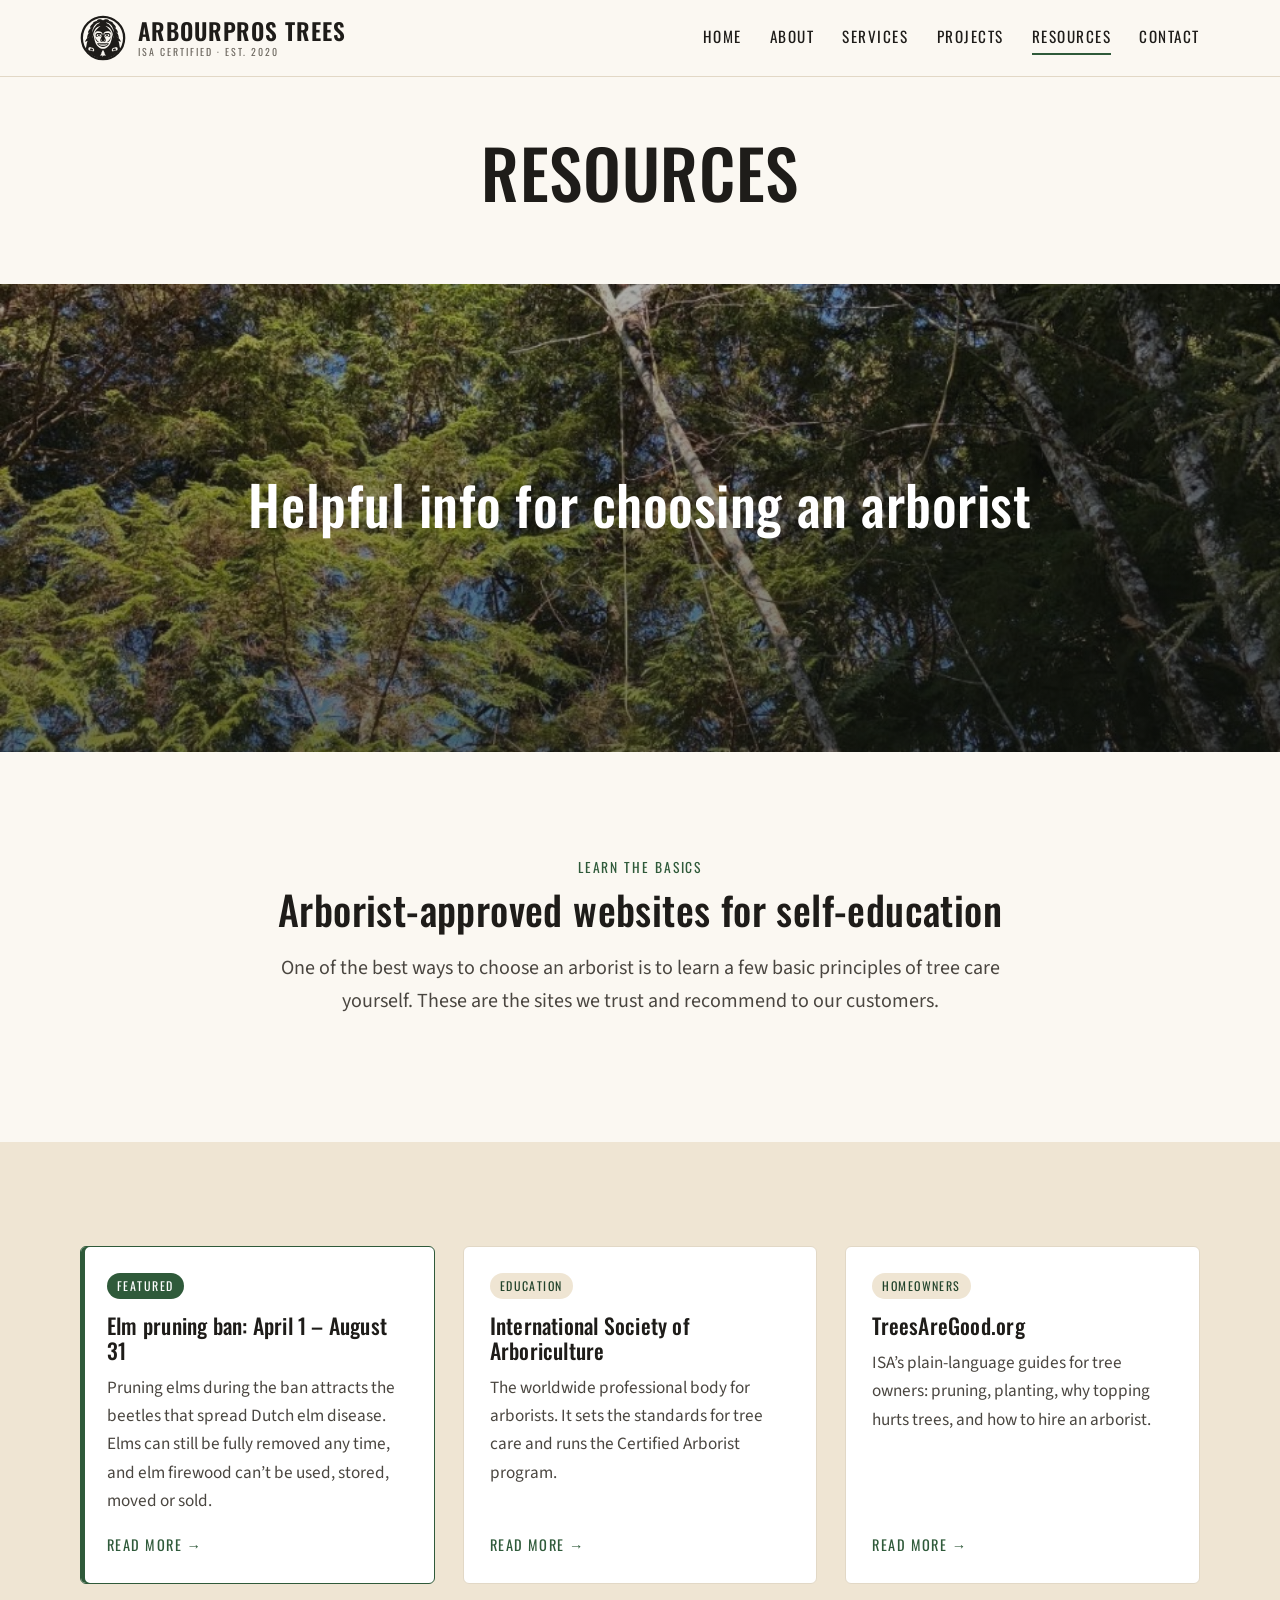
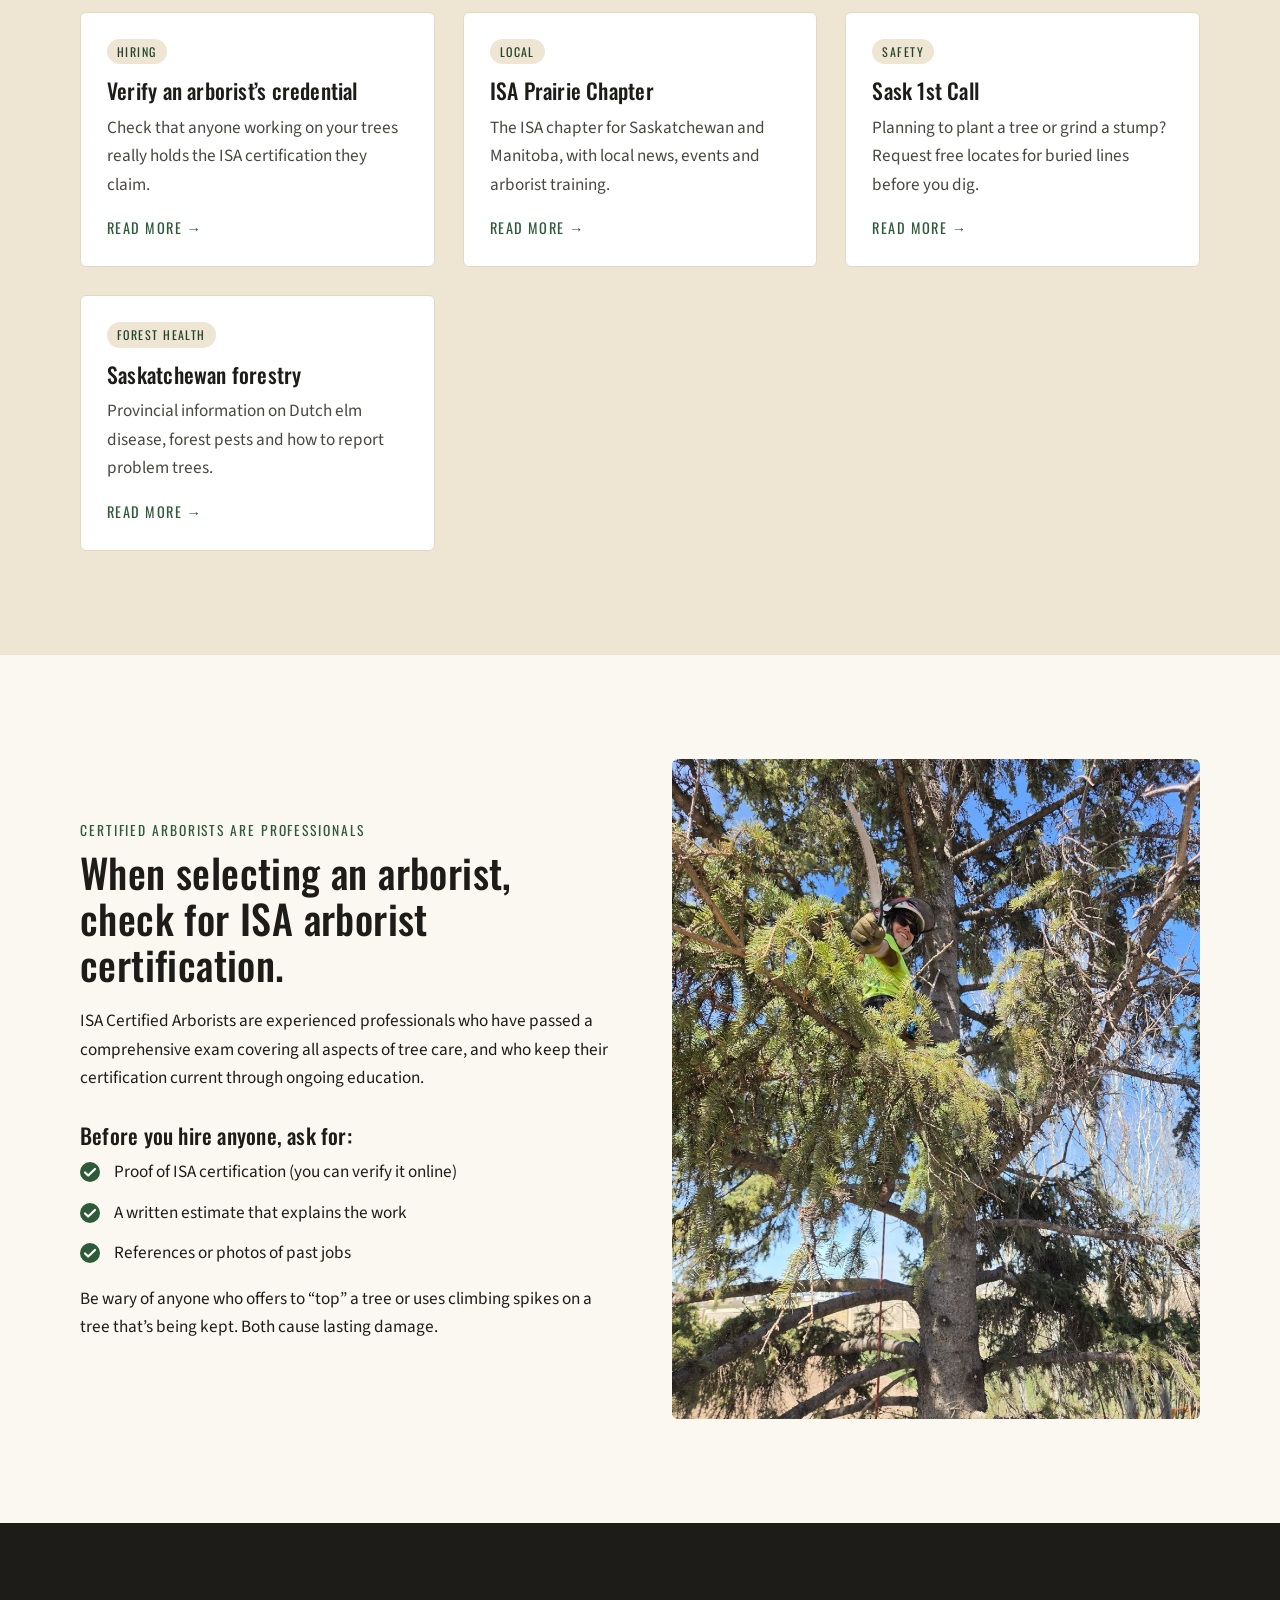
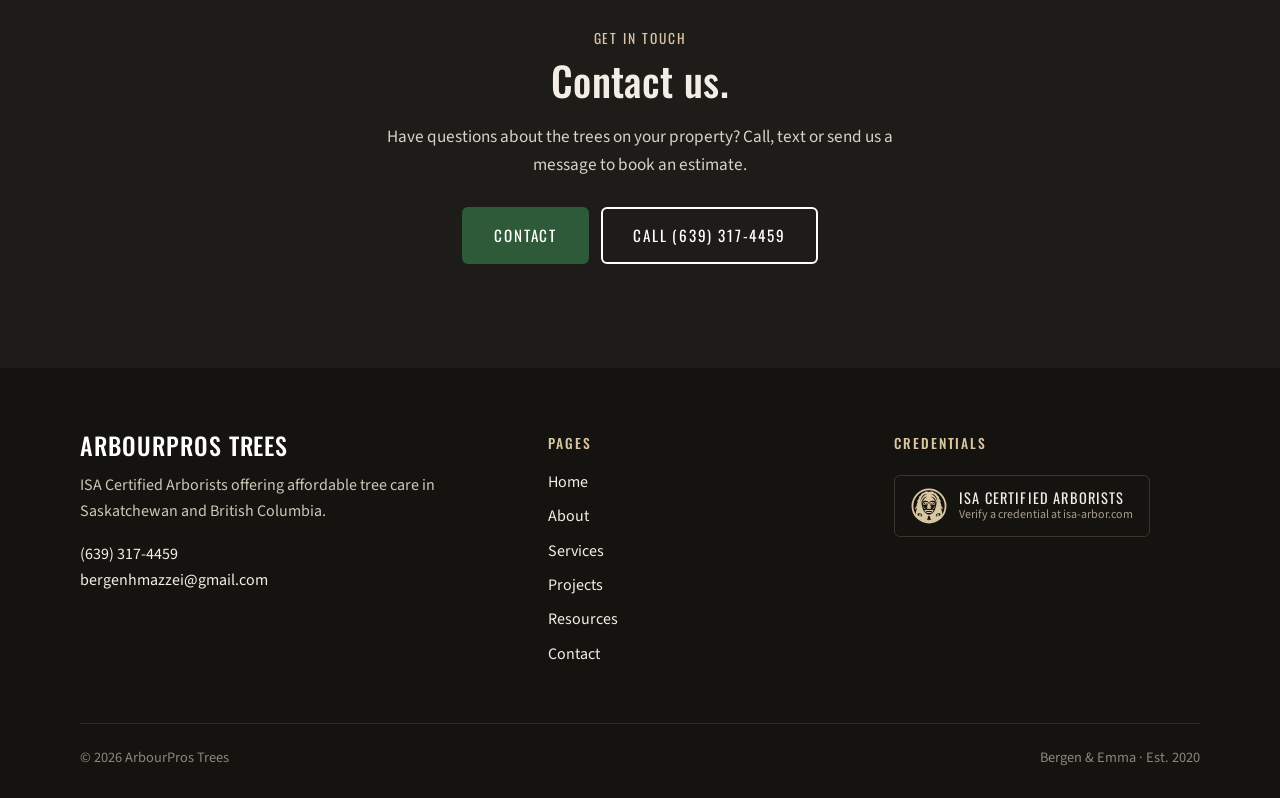
<file: resources.html>
<!doctype html>
<html lang="en">
<head>
  <meta charset="utf-8">
  <meta name="viewport" content="width=device-width, initial-scale=1">
  <title>Resources | ArbourPros Trees</title>
  <meta name="description" content="Helpful info for choosing an arborist, plus arborist-approved websites and Saskatchewan tree rules.">
  <link rel="icon" href="assets/logo.svg" type="image/svg+xml">
  <link rel="preconnect" href="https://fonts.googleapis.com">
  <link rel="preconnect" href="https://fonts.gstatic.com" crossorigin>
  <link href="https://fonts.googleapis.com/css2?family=Oswald:wght@400;500;600&family=Source+Sans+3:wght@400;600&display=swap" rel="stylesheet">
  <link rel="stylesheet" href="assets/styles.css">
</head>
<body>
  <a class="skip" href="#main">Skip to content</a>
  <header class="site-header">
    <div class="wrap">
      <a class="brand" href="index.html" aria-label="ArbourPros Trees home">
        <svg viewBox="0 0 100 100" fill="currentColor" fill-rule="evenodd" aria-hidden="true"><circle cx="50" cy="50" r="46" fill="none" stroke="currentColor" stroke-width="5"/><path d="M50 10.2C49 10.2 48.2 10.6 47.9 11.8C47.9 8.3 39.3 8.8 36.1 12C37.3 12.9 38.4 13.3 38.5 14.3C37.5 11.1 29.5 14.5 27 18.4C28.5 18.9 30.1 19.1 30.5 20C28.7 17.1 22.2 23 21.5 27.9C22.8 27.9 24.7 27.5 25.3 28.3C22.3 26.7 17.2 34.8 17.3 39.4C18.9 38.7 21.5 37.3 22.4 37.6C19.1 36.6 15.2 45.4 15.6 50C17.1 49.1 19.9 47.2 20.9 47.3C17.5 46.5 11.8 54.8 10.7 58.7C12.8 57.9 16 56 17 56.1C14.5 58.1 14.2 70.6 12.2 73.6C16.2 80 21.8 85.3 28.4 89C35 92.7 42.4 94.6 50 94.6C57.6 94.6 65 92.7 71.6 89C78.2 85.3 83.8 80 87.8 73.6C85.8 70.6 85.5 58.1 83 56.1C84 56 87.2 57.9 89.3 58.7C88.2 54.8 82.5 46.5 79.1 47.3C80.1 47.2 82.9 49.1 84.4 50C84.8 45.4 80.9 36.6 77.6 37.6C78.5 37.3 81.1 38.7 82.7 39.4C82.8 34.8 77.7 26.7 74.7 28.3C75.3 27.5 77.2 27.9 78.5 27.9C77.8 23 71.3 17.1 69.5 20C69.9 19.1 71.5 18.9 73 18.4C70.5 14.5 62.5 11.1 61.5 14.3C61.6 13.3 62.7 12.9 63.9 12C60.7 8.8 52.1 8.3 52.1 11.8C51.8 10.6 51 10.2 50 10.2ZM50 40.6C48.7 40.6 47.8 37.7 46.2 36.8C44.6 35.9 42.4 35.5 40.5 35.4C38.6 35.3 36.5 35.5 35 36.2C33.5 36.9 32.4 38.1 31.6 39.6C30.9 41.1 30.5 43.1 30.5 45.5C30.5 47.9 30.8 51.2 31.5 54C32.2 56.8 33.2 60 34.5 62.5C35.8 65 37.8 67.3 39.5 69C41.2 70.7 43.2 71.8 45 72.6C46.8 73.4 48.3 73.6 50 73.6C51.7 73.6 53.2 73.4 55 72.6C56.8 71.8 58.8 70.7 60.5 69C62.2 67.3 64.2 65 65.5 62.5C66.8 60 67.8 56.8 68.5 54C69.2 51.2 69.5 47.9 69.5 45.5C69.5 43.1 69.2 41.1 68.4 39.6C67.7 38.1 66.5 36.9 65 36.2C63.5 35.5 61.4 35.3 59.5 35.4C57.6 35.5 55.4 35.9 53.8 36.8C52.2 37.7 51.3 40.6 50 40.6ZM50 76L47 80L48.6 79L45.2 84L47.8 83L43.4 88L48.9 88L48.9 91.2L51.1 88L56.6 88L52.2 83L54.8 84L51.4 79L53 80L50 76ZM30.8 76.4C30.8 76.9 30.7 77.5 30.6 77.9C30.6 78.3 30.5 78.5 30.3 78.6C30.2 78.8 30 78.9 29.7 79C29.5 79.1 29.3 79.1 29 79C28.7 79 28.3 78.9 27.9 78.8C27.6 78.7 27.2 78.5 26.6 78.3C26.1 78.2 25.2 77.9 24.5 77.7C23.8 77.5 22.9 77.5 22.4 77.4C21.8 77.3 21.4 77.3 21.1 77.2C20.7 77.2 20.3 77.1 20 77C19.7 76.9 19.5 76.8 19.3 76.7C19 76.5 18.8 76.3 18.7 76C18.5 75.8 18.4 75.5 18.4 75.1C18.3 74.7 18.2 74.1 18.2 73.6C18.2 73.1 18.3 72.5 18.4 72.1C18.4 71.7 18.5 71.5 18.7 71.2C18.8 71 19 70.8 19.3 70.6C19.5 70.4 19.7 70.3 20 70.2C20.3 70.1 20.7 70.1 21.1 70.1C21.4 70 21.8 70 22.4 70.1C22.9 70.2 23.8 70.3 24.5 70.5C25.2 70.7 26.1 70.9 26.6 71.1C27.2 71.2 27.6 71.4 27.9 71.6C28.3 71.8 28.7 72 29 72.2C29.3 72.5 29.5 72.7 29.7 73C30 73.2 30.2 73.5 30.3 73.8C30.5 74.1 30.6 74.4 30.6 74.8C30.7 75.3 30.8 75.9 30.8 76.4ZM69.2 76.4C69.2 76.9 69.3 77.5 69.4 77.9C69.4 78.3 69.5 78.5 69.7 78.6C69.8 78.8 70 78.9 70.3 79C70.5 79.1 70.7 79.1 71 79C71.3 79 71.7 78.9 72.1 78.8C72.4 78.7 72.8 78.5 73.4 78.3C73.9 78.2 74.8 77.9 75.5 77.7C76.2 77.5 77.1 77.5 77.6 77.4C78.2 77.3 78.6 77.3 78.9 77.2C79.3 77.2 79.7 77.1 80 77C80.3 76.9 80.5 76.8 80.7 76.7C81 76.5 81.2 76.3 81.3 76C81.5 75.8 81.6 75.5 81.6 75.1C81.7 74.7 81.8 74.1 81.8 73.6C81.8 73.1 81.7 72.5 81.6 72.1C81.6 71.7 81.5 71.5 81.3 71.2C81.2 71 81 70.8 80.7 70.6C80.5 70.4 80.3 70.3 80 70.2C79.7 70.1 79.3 70.1 78.9 70.1C78.6 70 78.2 70 77.6 70.1C77.1 70.2 76.2 70.3 75.5 70.5C74.8 70.7 73.9 70.9 73.4 71.1C72.8 71.2 72.4 71.4 72.1 71.6C71.7 71.8 71.3 72 71 72.2C70.7 72.5 70.5 72.7 70.3 73C70 73.2 69.8 73.5 69.7 73.8C69.5 74.1 69.4 74.4 69.4 74.8C69.3 75.3 69.2 75.9 69.2 76.4ZM44 16.5C43.9 16.3 42.3 16.4 41.4 16.6C40.6 16.7 39.8 16.9 38.9 17.3C38.1 17.6 37.3 18 36.5 18.4C35.8 18.9 35 19.5 34.3 20.1C33.6 20.7 32.9 21.4 32.3 22.2C31.6 22.9 31 23.7 30.5 24.6C30 25.5 29.5 26.5 29 27.5C28.6 28.5 28.2 29.5 27.8 30.6C27.5 31.8 27.2 32.9 26.9 34.2C26.7 35.4 26.4 38 26.5 38C26.6 38 27.4 35.5 27.8 34.4C28.3 33.3 28.7 32.2 29.2 31.2C29.7 30.2 30.2 29.2 30.7 28.4C31.3 27.5 31.8 26.6 32.4 25.9C32.9 25.1 33.5 24.4 34.1 23.7C34.7 23.1 35.3 22.4 35.9 21.9C36.5 21.3 37.1 20.8 37.8 20.3C38.4 19.8 39.1 19.3 39.8 18.9C40.4 18.4 41.1 18.1 41.8 17.7C42.5 17.3 44.1 16.7 44 16.5ZM56 16.5C56.1 16.3 57.7 16.4 58.6 16.6C59.4 16.7 60.2 16.9 61.1 17.3C61.9 17.6 62.7 18 63.5 18.4C64.2 18.9 65 19.5 65.7 20.1C66.4 20.7 67.1 21.4 67.7 22.2C68.4 22.9 69 23.7 69.5 24.6C70 25.5 70.5 26.5 71 27.5C71.4 28.5 71.8 29.5 72.2 30.6C72.5 31.8 72.8 32.9 73.1 34.2C73.3 35.4 73.6 38 73.5 38C73.4 38 72.6 35.5 72.2 34.4C71.7 33.3 71.3 32.2 70.8 31.2C70.3 30.2 69.8 29.2 69.3 28.4C68.7 27.5 68.2 26.6 67.6 25.9C67.1 25.1 66.5 24.4 65.9 23.7C65.3 23.1 64.7 22.4 64.1 21.9C63.5 21.3 62.9 20.8 62.2 20.3C61.6 19.8 60.9 19.3 60.2 18.9C59.6 18.4 58.9 18.1 58.2 17.7C57.5 17.3 55.9 16.7 56 16.5ZM44.5 24.5C44.4 24.3 42.8 24.5 42 24.6C41.2 24.8 40.4 25.1 39.7 25.4C38.9 25.8 38.1 26.2 37.4 26.7C36.6 27.3 35.9 27.9 35.2 28.5C34.5 29.2 33.9 30 33.3 30.9C32.7 31.7 32.1 32.6 31.6 33.7C31.1 34.7 30.6 35.8 30.1 37C29.7 38.1 29.3 39.4 29 40.8C28.6 42.1 28.3 43.6 28.1 45.1C27.9 46.6 27.4 50 27.6 50C27.8 50 28.6 46.8 29.1 45.3C29.6 43.9 30 42.5 30.5 41.3C31 40 31.6 38.9 32.1 37.8C32.6 36.7 33.2 35.8 33.7 34.9C34.3 34 34.8 33.1 35.4 32.4C35.9 31.6 36.5 31 37.1 30.3C37.7 29.7 38.2 29.1 38.8 28.6C39.4 28.1 40 27.6 40.6 27.1C41.2 26.7 41.9 26.3 42.5 25.8C43.2 25.4 44.6 24.7 44.5 24.5ZM55.5 24.5C55.6 24.3 57.2 24.5 58 24.6C58.8 24.8 59.6 25.1 60.3 25.4C61.1 25.8 61.9 26.2 62.6 26.7C63.4 27.3 64.1 27.9 64.8 28.5C65.5 29.2 66.1 30 66.7 30.9C67.3 31.7 67.9 32.6 68.4 33.7C68.9 34.7 69.4 35.8 69.9 37C70.3 38.1 70.7 39.4 71 40.8C71.4 42.1 71.7 43.6 71.9 45.1C72.1 46.6 72.6 50 72.4 50C72.2 50 71.4 46.8 70.9 45.3C70.4 43.9 70 42.5 69.5 41.3C69 40 68.4 38.9 67.9 37.8C67.4 36.7 66.8 35.8 66.3 34.9C65.7 34 65.2 33.1 64.6 32.4C64.1 31.6 63.5 31 62.9 30.3C62.3 29.7 61.8 29.1 61.2 28.6C60.6 28.1 60 27.6 59.4 27.1C58.8 26.7 58.1 26.3 57.5 25.8C56.8 25.4 55.4 24.7 55.5 24.5Z"/><path d="M28.6 75.9C28.6 76.1 28.6 76.4 28.5 76.5C28.5 76.7 28.4 76.8 28.3 76.9C28.2 77.1 28.1 77.1 28 77.2C27.9 77.3 27.7 77.3 27.5 77.3C27.4 77.3 27.2 77.3 26.9 77.3C26.7 77.3 26.5 77.2 26.2 77.2C26 77.1 25.6 77.1 25.3 77C25 76.9 24.6 76.9 24.4 76.8C24.1 76.8 23.9 76.8 23.7 76.7C23.4 76.6 23.2 76.6 23.1 76.5C22.9 76.4 22.7 76.3 22.6 76.2C22.5 76.1 22.4 76 22.3 75.8C22.2 75.7 22.1 75.6 22.1 75.4C22 75.2 22 74.9 22 74.7C22 74.5 22 74.2 22.1 74.1C22.1 73.9 22.2 73.7 22.3 73.6C22.4 73.5 22.5 73.4 22.6 73.3C22.7 73.2 22.9 73.1 23.1 73C23.2 73 23.4 72.9 23.7 72.9C23.9 72.9 24.1 72.9 24.4 72.9C24.6 72.9 25 72.9 25.3 73C25.6 73.1 26 73.1 26.2 73.2C26.5 73.3 26.7 73.4 26.9 73.5C27.2 73.6 27.4 73.7 27.5 73.8C27.7 74 27.9 74.1 28 74.2C28.1 74.4 28.2 74.5 28.3 74.7C28.4 74.9 28.5 75 28.5 75.2C28.6 75.4 28.6 75.7 28.6 75.9ZM71.4 75.9C71.4 76.1 71.4 76.4 71.5 76.5C71.5 76.7 71.6 76.8 71.7 76.9C71.8 77.1 71.9 77.1 72 77.2C72.1 77.3 72.3 77.3 72.5 77.3C72.6 77.3 72.8 77.3 73.1 77.3C73.3 77.3 73.5 77.2 73.8 77.2C74 77.1 74.4 77.1 74.7 77C75 76.9 75.4 76.9 75.6 76.8C75.9 76.8 76.1 76.8 76.3 76.7C76.6 76.6 76.8 76.6 76.9 76.5C77.1 76.4 77.3 76.3 77.4 76.2C77.5 76.1 77.6 76 77.7 75.8C77.8 75.7 77.9 75.6 77.9 75.4C78 75.2 78 74.9 78 74.7C78 74.5 78 74.2 77.9 74.1C77.9 73.9 77.8 73.7 77.7 73.6C77.6 73.5 77.5 73.4 77.4 73.3C77.3 73.2 77.1 73.1 76.9 73C76.8 73 76.6 72.9 76.3 72.9C76.1 72.9 75.9 72.9 75.6 72.9C75.4 72.9 75 72.9 74.7 73C74.4 73.1 74 73.1 73.8 73.2C73.5 73.3 73.3 73.4 73.1 73.5C72.8 73.6 72.6 73.7 72.5 73.8C72.3 74 72.1 74.1 72 74.2C71.9 74.4 71.8 74.5 71.7 74.7C71.6 74.9 71.5 75 71.5 75.2C71.4 75.4 71.4 75.7 71.4 75.9Z"/><path d="M47.2 43C47.2 43.5 47.2 44.2 47.1 44.6C47 45 46.9 45.2 46.7 45.5C46.6 45.7 46.4 45.9 46.1 46.1C45.9 46.2 45.6 46.4 45.3 46.5C45 46.5 44.6 46.6 44.2 46.6C43.8 46.7 43.5 46.7 42.9 46.7C42.3 46.7 41.4 46.7 40.6 46.8C39.8 46.9 38.9 47 38.3 47.1C37.7 47.2 37.4 47.3 37 47.3C36.6 47.3 36.2 47.3 35.9 47.3C35.6 47.3 35.3 47.2 35.1 47.1C34.8 47 34.6 46.8 34.5 46.6C34.3 46.4 34.2 46.1 34.1 45.7C34 45.3 34 44.7 34 44.2C34 43.7 34 43 34.1 42.6C34.2 42.2 34.3 41.9 34.5 41.6C34.6 41.3 34.8 41.1 35.1 40.8C35.3 40.6 35.6 40.4 35.9 40.2C36.2 40 36.6 39.8 37 39.7C37.4 39.5 37.7 39.4 38.3 39.3C38.9 39.2 39.8 39.1 40.6 39C41.4 38.9 42.3 38.9 42.9 38.9C43.5 38.9 43.8 38.9 44.2 39C44.6 39.1 45 39.2 45.3 39.3C45.6 39.4 45.9 39.6 46.1 39.8C46.4 40 46.6 40.2 46.7 40.5C46.9 40.8 47 41 47.1 41.4C47.2 41.9 47.2 42.5 47.2 43ZM45.7 43.9C45.7 44.1 45.6 44.3 45.5 44.4C45.4 44.6 45.3 44.9 45.1 45.1C44.8 45.3 44.6 45.5 44.3 45.6C44 45.8 43.7 46 43.3 46.1C42.9 46.2 42.5 46.3 42.1 46.4C41.7 46.5 41.3 46.5 40.9 46.5C40.5 46.5 40.1 46.5 39.7 46.4C39.3 46.3 38.9 46.2 38.5 46.1C38.1 46 37.8 45.8 37.5 45.6C37.2 45.5 37 45.3 36.7 45.1C36.5 44.9 36.4 44.6 36.3 44.4C36.2 44.3 36.1 44.1 36.1 43.9C36.1 43.7 36.2 43.5 36.3 43.4C36.4 43.2 36.5 42.9 36.7 42.7C37 42.5 37.2 42.3 37.5 42.2C37.8 42 38.1 41.8 38.5 41.7C38.9 41.6 39.3 41.5 39.7 41.4C40.1 41.3 40.5 41.3 40.9 41.3C41.3 41.3 41.7 41.3 42.1 41.4C42.5 41.5 42.9 41.6 43.3 41.7C43.7 41.8 44 42 44.3 42.2C44.6 42.3 44.8 42.5 45.1 42.7C45.3 42.9 45.4 43.2 45.5 43.4C45.6 43.5 45.7 43.7 45.7 43.9ZM43.3 43.9C43.3 44.1 43.3 44.3 43.3 44.4C43.2 44.6 43.2 44.7 43.1 44.8C43 45 43 45.1 42.9 45.2C42.8 45.3 42.7 45.4 42.6 45.5C42.5 45.6 42.3 45.7 42.2 45.7C42 45.8 41.9 45.8 41.7 45.9C41.6 45.9 41.4 45.9 41.2 45.9C41 45.9 40.8 45.9 40.7 45.9C40.5 45.8 40.4 45.8 40.2 45.7C40.1 45.7 39.9 45.6 39.8 45.5C39.7 45.4 39.6 45.3 39.5 45.2C39.4 45.1 39.4 45 39.3 44.8C39.2 44.7 39.2 44.6 39.1 44.4C39.1 44.3 39.1 44.1 39.1 43.9C39.1 43.7 39.1 43.5 39.1 43.4C39.2 43.2 39.2 43.1 39.3 43C39.4 42.8 39.4 42.7 39.5 42.6C39.6 42.5 39.7 42.4 39.8 42.3C39.9 42.2 40.1 42.1 40.2 42.1C40.4 42 40.5 42 40.7 41.9C40.8 41.9 41 41.9 41.2 41.9C41.4 41.9 41.6 41.9 41.7 41.9C41.9 42 42 42 42.2 42.1C42.3 42.1 42.5 42.2 42.6 42.3C42.7 42.4 42.8 42.5 42.9 42.6C43 42.7 43 42.8 43.1 43C43.2 43.1 43.2 43.2 43.3 43.4C43.3 43.5 43.3 43.7 43.3 43.9Z"/><path d="M52.8 43C52.8 43.5 52.8 44.2 52.9 44.6C53 45 53.1 45.2 53.3 45.5C53.4 45.7 53.6 45.9 53.9 46.1C54.1 46.2 54.4 46.4 54.7 46.5C55 46.5 55.4 46.6 55.8 46.6C56.2 46.7 56.5 46.7 57.1 46.7C57.7 46.7 58.6 46.7 59.4 46.8C60.2 46.9 61.1 47 61.7 47.1C62.3 47.2 62.6 47.3 63 47.3C63.4 47.3 63.8 47.3 64.1 47.3C64.4 47.3 64.7 47.2 64.9 47.1C65.2 47 65.4 46.8 65.5 46.6C65.7 46.4 65.8 46.1 65.9 45.7C66 45.3 66 44.7 66 44.2C66 43.7 66 43 65.9 42.6C65.8 42.2 65.7 41.9 65.5 41.6C65.4 41.3 65.2 41.1 64.9 40.8C64.7 40.6 64.4 40.4 64.1 40.2C63.8 40 63.4 39.8 63 39.7C62.6 39.5 62.3 39.4 61.7 39.3C61.1 39.2 60.2 39.1 59.4 39C58.6 38.9 57.7 38.9 57.1 38.9C56.5 38.9 56.2 38.9 55.8 39C55.4 39.1 55 39.2 54.7 39.3C54.4 39.4 54.1 39.6 53.9 39.8C53.6 40 53.4 40.2 53.3 40.5C53.1 40.8 53 41 52.9 41.4C52.8 41.9 52.8 42.5 52.8 43ZM54.3 43.9C54.3 44.1 54.4 44.3 54.5 44.4C54.6 44.6 54.7 44.9 54.9 45.1C55.2 45.3 55.4 45.5 55.7 45.6C56 45.8 56.3 46 56.7 46.1C57.1 46.2 57.5 46.3 57.9 46.4C58.3 46.5 58.7 46.5 59.1 46.5C59.5 46.5 59.9 46.5 60.3 46.4C60.7 46.3 61.1 46.2 61.5 46.1C61.9 46 62.2 45.8 62.5 45.6C62.8 45.5 63 45.3 63.3 45.1C63.5 44.9 63.6 44.6 63.7 44.4C63.8 44.3 63.9 44.1 63.9 43.9C63.9 43.7 63.8 43.5 63.7 43.4C63.6 43.2 63.5 42.9 63.3 42.7C63 42.5 62.8 42.3 62.5 42.2C62.2 42 61.9 41.8 61.5 41.7C61.1 41.6 60.7 41.5 60.3 41.4C59.9 41.3 59.5 41.3 59.1 41.3C58.7 41.3 58.3 41.3 57.9 41.4C57.5 41.5 57.1 41.6 56.7 41.7C56.3 41.8 56 42 55.7 42.2C55.4 42.3 55.2 42.5 54.9 42.7C54.7 42.9 54.6 43.2 54.5 43.4C54.4 43.5 54.3 43.7 54.3 43.9ZM56.7 43.9C56.7 44.1 56.7 44.3 56.7 44.4C56.8 44.6 56.8 44.7 56.9 44.8C57 45 57 45.1 57.1 45.2C57.2 45.3 57.3 45.4 57.4 45.5C57.5 45.6 57.7 45.7 57.8 45.7C58 45.8 58.1 45.8 58.3 45.9C58.4 45.9 58.6 45.9 58.8 45.9C59 45.9 59.2 45.9 59.3 45.9C59.5 45.8 59.6 45.8 59.8 45.7C59.9 45.7 60.1 45.6 60.2 45.5C60.3 45.4 60.4 45.3 60.5 45.2C60.6 45.1 60.6 45 60.7 44.8C60.8 44.7 60.8 44.6 60.9 44.4C60.9 44.3 60.9 44.1 60.9 43.9C60.9 43.7 60.9 43.5 60.9 43.4C60.8 43.2 60.8 43.1 60.7 43C60.6 42.8 60.6 42.7 60.5 42.6C60.4 42.5 60.3 42.4 60.2 42.3C60.1 42.2 59.9 42.1 59.8 42.1C59.6 42 59.5 42 59.3 41.9C59.2 41.9 59 41.9 58.8 41.9C58.6 41.9 58.4 41.9 58.3 41.9C58.1 42 58 42 57.8 42.1C57.7 42.1 57.5 42.2 57.4 42.3C57.3 42.4 57.2 42.5 57.1 42.6C57 42.7 57 42.8 56.9 43C56.8 43.1 56.8 43.2 56.7 43.4C56.7 43.5 56.7 43.7 56.7 43.9Z"/><path d="M50 37C48.4 43 47.6 47 45 51C42.4 54.6 44 58.4 47 58C48.4 57.8 49.2 57.4 50 57.4C50.8 57.4 51.6 57.8 53 58C56 58.4 57.6 54.6 55 51C52.4 47 51.6 43 50 37ZM47.7 54.8C47.7 54.9 47.7 55 47.7 55C47.6 55.1 47.6 55.2 47.6 55.2C47.5 55.3 47.5 55.4 47.4 55.4C47.4 55.5 47.3 55.5 47.2 55.6C47.1 55.6 47 55.6 47 55.7C46.9 55.7 46.8 55.7 46.7 55.7C46.5 55.7 46.4 55.8 46.3 55.8C46.2 55.8 46.1 55.7 45.9 55.7C45.8 55.7 45.7 55.7 45.6 55.7C45.6 55.6 45.5 55.6 45.4 55.6C45.3 55.5 45.2 55.5 45.2 55.4C45.1 55.4 45.1 55.3 45 55.2C45 55.2 45 55.1 44.9 55C44.9 55 44.9 54.9 44.9 54.8C44.9 54.7 44.9 54.6 44.9 54.6C45 54.5 45 54.4 45 54.4C45.1 54.3 45.1 54.2 45.2 54.2C45.2 54.1 45.3 54.1 45.4 54C45.5 54 45.6 54 45.6 53.9C45.7 53.9 45.8 53.9 45.9 53.9C46.1 53.9 46.2 53.8 46.3 53.8C46.4 53.8 46.5 53.9 46.7 53.9C46.8 53.9 46.9 53.9 47 53.9C47 54 47.1 54 47.2 54C47.3 54.1 47.4 54.1 47.4 54.2C47.5 54.2 47.5 54.3 47.6 54.4C47.6 54.4 47.6 54.5 47.7 54.6C47.7 54.6 47.7 54.7 47.7 54.8ZM52.3 54.8C52.3 54.9 52.3 55 52.3 55C52.4 55.1 52.4 55.2 52.4 55.2C52.5 55.3 52.5 55.4 52.6 55.4C52.6 55.5 52.7 55.5 52.8 55.6C52.9 55.6 53 55.6 53 55.7C53.1 55.7 53.2 55.7 53.3 55.7C53.5 55.7 53.6 55.8 53.7 55.8C53.8 55.8 53.9 55.7 54.1 55.7C54.2 55.7 54.3 55.7 54.4 55.7C54.4 55.6 54.5 55.6 54.6 55.6C54.7 55.5 54.8 55.5 54.8 55.4C54.9 55.4 54.9 55.3 55 55.2C55 55.2 55 55.1 55.1 55C55.1 55 55.1 54.9 55.1 54.8C55.1 54.7 55.1 54.6 55.1 54.6C55 54.5 55 54.4 55 54.4C54.9 54.3 54.9 54.2 54.8 54.2C54.8 54.1 54.7 54.1 54.6 54C54.5 54 54.4 54 54.4 53.9C54.3 53.9 54.2 53.9 54.1 53.9C53.9 53.9 53.8 53.8 53.7 53.8C53.6 53.8 53.5 53.9 53.3 53.9C53.2 53.9 53.1 53.9 53 53.9C53 54 52.9 54 52.8 54C52.7 54.1 52.6 54.1 52.6 54.2C52.5 54.2 52.5 54.3 52.4 54.4C52.4 54.4 52.4 54.5 52.3 54.6C52.3 54.6 52.3 54.7 52.3 54.8Z"/><path d="M32.8 48C33.5 56 37.5 60 42.5 59.4C38 57.6 35 54 32.8 48Z"/><path d="M67.2 48C66.5 56 62.5 60 57.5 59.4C62 57.6 65 54 67.2 48Z"/><path d="M50 61.4C45 61.2 40 61.2 36.8 62.2C39.5 67.6 45 69.4 50 69.4C55 69.4 60.5 67.6 63.2 62.2C60 61.2 55 61.2 50 61.4ZM50 64.2C46 64.2 42 64 39.6 63.6C42.4 66.2 46.4 66.8 50 66.8C53.6 66.8 57.6 66.2 60.4 63.6C58 64 54 64.2 50 64.2Z"/></svg>
        <span class="brand-name">ArbourPros Trees<small>ISA Certified &middot; Est. 2020</small></span>
      </a>
      <button class="menu-toggle" aria-label="Open menu" aria-expanded="false" aria-controls="site-nav">
        <svg viewBox="0 0 24 24" fill="none" stroke="currentColor" stroke-width="2" stroke-linecap="round" aria-hidden="true"><path d="M3 6h18M3 12h18M3 18h18"/></svg>
      </button>
      <nav class="nav" id="site-nav" aria-label="Main">
        <ul>
          <li><a href="index.html">Home</a></li>
          <li><a href="about.html">About</a></li>
          <li><a href="services.html">Services</a></li>
          <li><a href="projects.html">Projects</a></li>
          <li><a href="resources.html" aria-current="page">Resources</a></li>
          <li><a href="contact.html">Contact</a></li>
        </ul>
      </nav>
    </div>
  </header>
  <main id="main">
    <div class="page-title wrap"><h1>Resources</h1></div>

    <section class="hero short" style="margin-top:32px">
      <img src="assets/img/tall-trees.jpg" alt="Arborist climbing high in a tall birch among evergreens">
      <div class="wrap">
        <h2 style="font-size:clamp(2rem,5vw,3.4rem)">Helpful info for choosing an arborist</h2>
      </div>
    </section>

    <section class="section">
      <div class="narrow center">
        <span class="eyebrow">Learn the basics</span>
        <h2>Arborist-approved websites for self-education</h2>
        <p class="lede">One of the best ways to choose an arborist is to learn a few basic principles of tree care yourself. These are the sites we trust and recommend to our customers.</p>
      </div>
    </section>

    <section class="section wood">
      <div class="wrap">
        <div class="cards">
          <article class="resource featured">
            <span class="tag feat">Featured</span>
            <h3><a href="https://www.saskatchewan.ca/government/news-and-media/2026/march/25/protect-our-elms-dont-prune-from-april-1-to-august-31" target="_blank" rel="noopener">Elm pruning ban: April 1 &ndash; August 31</a></h3>
            <p>Pruning elms during the ban attracts the beetles that spread Dutch elm disease. Elms can still be fully removed any time, and elm firewood can&rsquo;t be used, stored, moved or sold.</p>
            <a class="more" href="https://www.saskatchewan.ca/government/news-and-media/2026/march/25/protect-our-elms-dont-prune-from-april-1-to-august-31" target="_blank" rel="noopener">Read more</a>
          </article>
          <article class="resource">
            <span class="tag">Education</span>
            <h3><a href="https://www.isa-arbor.com" target="_blank" rel="noopener">International Society of Arboriculture</a></h3>
            <p>The worldwide professional body for arborists. It sets the standards for tree care and runs the Certified Arborist program.</p>
            <a class="more" href="https://www.isa-arbor.com" target="_blank" rel="noopener">Read more</a>
          </article>
          <article class="resource">
            <span class="tag">Homeowners</span>
            <h3><a href="https://www.treesaregood.org/treeowner" target="_blank" rel="noopener">TreesAreGood.org</a></h3>
            <p>ISA&rsquo;s plain-language guides for tree owners: pruning, planting, why topping hurts trees, and how to hire an arborist.</p>
            <a class="more" href="https://www.treesaregood.org/treeowner" target="_blank" rel="noopener">Read more</a>
          </article>
          <article class="resource">
            <span class="tag">Hiring</span>
            <h3><a href="https://www.isa-arbor.com/Credentials/Verify-a-Credential" target="_blank" rel="noopener">Verify an arborist&rsquo;s credential</a></h3>
            <p>Check that anyone working on your trees really holds the ISA certification they claim.</p>
            <a class="more" href="https://www.isa-arbor.com/Credentials/Verify-a-Credential" target="_blank" rel="noopener">Read more</a>
          </article>
          <article class="resource">
            <span class="tag">Local</span>
            <h3><a href="https://www.isaprairie.com" target="_blank" rel="noopener">ISA Prairie Chapter</a></h3>
            <p>The ISA chapter for Saskatchewan and Manitoba, with local news, events and arborist training.</p>
            <a class="more" href="https://www.isaprairie.com" target="_blank" rel="noopener">Read more</a>
          </article>
          <article class="resource">
            <span class="tag">Safety</span>
            <h3><a href="https://sask1stcall.com" target="_blank" rel="noopener">Sask 1st Call</a></h3>
            <p>Planning to plant a tree or grind a stump? Request free locates for buried lines before you dig.</p>
            <a class="more" href="https://sask1stcall.com" target="_blank" rel="noopener">Read more</a>
          </article>
          <article class="resource">
            <span class="tag">Forest health</span>
            <h3><a href="https://www.saskatchewan.ca/forestry" target="_blank" rel="noopener">Saskatchewan forestry</a></h3>
            <p>Provincial information on Dutch elm disease, forest pests and how to report problem trees.</p>
            <a class="more" href="https://www.saskatchewan.ca/forestry" target="_blank" rel="noopener">Read more</a>
          </article>
        </div>
      </div>
    </section>

    <section class="section">
      <div class="wrap split flip">
        <img src="assets/img/climbing-spruce.jpg" alt="Certified arborist climbing a spruce tree" loading="lazy">
        <div>
          <span class="eyebrow">Certified Arborists are professionals</span>
          <h2>When selecting an arborist, check for ISA arborist certification.</h2>
          <p>ISA Certified Arborists are experienced professionals who have passed a comprehensive exam covering all aspects of tree care, and who keep their certification current through ongoing education.</p>
          <h3 style="margin-top:1.4em">Before you hire anyone, ask for:</h3>
          <ul class="checklist">
            <li>Proof of ISA certification (you can verify it online)</li>
            <li>A written estimate that explains the work</li>
            <li>References or photos of past jobs</li>
          </ul>
          <p>Be wary of anyone who offers to &ldquo;top&rdquo; a tree or uses climbing spikes on a tree that&rsquo;s being kept. Both cause lasting damage.</p>
        </div>
      </div>
    </section>
    <section class="section dark cta">
      <div class="narrow">
        <span class="eyebrow">Get in touch</span>
        <h2>Contact us.</h2>
        <p>Have questions about the trees on your property? Call, text or send us a message to book an estimate.</p>
        <div class="btn-row">
          <a class="btn" href="contact.html">Contact</a>
          <a class="btn ghost" href="tel:+16393174459">Call (639) 317-4459</a>
        </div>
      </div>
    </section>
  </main>
  <footer class="site-footer">
    <div class="wrap">
      <div class="footer-grid">
        <div>
          <h3>ArbourPros Trees</h3>
          <p>ISA Certified Arborists offering affordable tree care in Saskatchewan and British Columbia.</p>
          <p><a href="tel:+16393174459">(639) 317-4459</a><br><a href="mailto:bergenhmazzei@gmail.com">bergenhmazzei@gmail.com</a></p>
        </div>
        <div>
          <h4>Pages</h4>
          <ul>
            <li><a href="index.html">Home</a></li>
            <li><a href="about.html">About</a></li>
            <li><a href="services.html">Services</a></li>
            <li><a href="projects.html">Projects</a></li>
            <li><a href="resources.html">Resources</a></li>
            <li><a href="contact.html">Contact</a></li>
          </ul>
        </div>
        <div>
          <h4>Credentials</h4>
          <a class="badge" href="https://www.isa-arbor.com/Credentials/Verify-a-Credential" target="_blank" rel="noopener">
            <svg viewBox="0 0 100 100" fill="currentColor" fill-rule="evenodd" aria-hidden="true"><circle cx="50" cy="50" r="46" fill="none" stroke="currentColor" stroke-width="5"/><path d="M50 10.2C49 10.2 48.2 10.6 47.9 11.8C47.9 8.3 39.3 8.8 36.1 12C37.3 12.9 38.4 13.3 38.5 14.3C37.5 11.1 29.5 14.5 27 18.4C28.5 18.9 30.1 19.1 30.5 20C28.7 17.1 22.2 23 21.5 27.9C22.8 27.9 24.7 27.5 25.3 28.3C22.3 26.7 17.2 34.8 17.3 39.4C18.9 38.7 21.5 37.3 22.4 37.6C19.1 36.6 15.2 45.4 15.6 50C17.1 49.1 19.9 47.2 20.9 47.3C17.5 46.5 11.8 54.8 10.7 58.7C12.8 57.9 16 56 17 56.1C14.5 58.1 14.2 70.6 12.2 73.6C16.2 80 21.8 85.3 28.4 89C35 92.7 42.4 94.6 50 94.6C57.6 94.6 65 92.7 71.6 89C78.2 85.3 83.8 80 87.8 73.6C85.8 70.6 85.5 58.1 83 56.1C84 56 87.2 57.9 89.3 58.7C88.2 54.8 82.5 46.5 79.1 47.3C80.1 47.2 82.9 49.1 84.4 50C84.8 45.4 80.9 36.6 77.6 37.6C78.5 37.3 81.1 38.7 82.7 39.4C82.8 34.8 77.7 26.7 74.7 28.3C75.3 27.5 77.2 27.9 78.5 27.9C77.8 23 71.3 17.1 69.5 20C69.9 19.1 71.5 18.9 73 18.4C70.5 14.5 62.5 11.1 61.5 14.3C61.6 13.3 62.7 12.9 63.9 12C60.7 8.8 52.1 8.3 52.1 11.8C51.8 10.6 51 10.2 50 10.2ZM50 40.6C48.7 40.6 47.8 37.7 46.2 36.8C44.6 35.9 42.4 35.5 40.5 35.4C38.6 35.3 36.5 35.5 35 36.2C33.5 36.9 32.4 38.1 31.6 39.6C30.9 41.1 30.5 43.1 30.5 45.5C30.5 47.9 30.8 51.2 31.5 54C32.2 56.8 33.2 60 34.5 62.5C35.8 65 37.8 67.3 39.5 69C41.2 70.7 43.2 71.8 45 72.6C46.8 73.4 48.3 73.6 50 73.6C51.7 73.6 53.2 73.4 55 72.6C56.8 71.8 58.8 70.7 60.5 69C62.2 67.3 64.2 65 65.5 62.5C66.8 60 67.8 56.8 68.5 54C69.2 51.2 69.5 47.9 69.5 45.5C69.5 43.1 69.2 41.1 68.4 39.6C67.7 38.1 66.5 36.9 65 36.2C63.5 35.5 61.4 35.3 59.5 35.4C57.6 35.5 55.4 35.9 53.8 36.8C52.2 37.7 51.3 40.6 50 40.6ZM50 76L47 80L48.6 79L45.2 84L47.8 83L43.4 88L48.9 88L48.9 91.2L51.1 88L56.6 88L52.2 83L54.8 84L51.4 79L53 80L50 76ZM30.8 76.4C30.8 76.9 30.7 77.5 30.6 77.9C30.6 78.3 30.5 78.5 30.3 78.6C30.2 78.8 30 78.9 29.7 79C29.5 79.1 29.3 79.1 29 79C28.7 79 28.3 78.9 27.9 78.8C27.6 78.7 27.2 78.5 26.6 78.3C26.1 78.2 25.2 77.9 24.5 77.7C23.8 77.5 22.9 77.5 22.4 77.4C21.8 77.3 21.4 77.3 21.1 77.2C20.7 77.2 20.3 77.1 20 77C19.7 76.9 19.5 76.8 19.3 76.7C19 76.5 18.8 76.3 18.7 76C18.5 75.8 18.4 75.5 18.4 75.1C18.3 74.7 18.2 74.1 18.2 73.6C18.2 73.1 18.3 72.5 18.4 72.1C18.4 71.7 18.5 71.5 18.7 71.2C18.8 71 19 70.8 19.3 70.6C19.5 70.4 19.7 70.3 20 70.2C20.3 70.1 20.7 70.1 21.1 70.1C21.4 70 21.8 70 22.4 70.1C22.9 70.2 23.8 70.3 24.5 70.5C25.2 70.7 26.1 70.9 26.6 71.1C27.2 71.2 27.6 71.4 27.9 71.6C28.3 71.8 28.7 72 29 72.2C29.3 72.5 29.5 72.7 29.7 73C30 73.2 30.2 73.5 30.3 73.8C30.5 74.1 30.6 74.4 30.6 74.8C30.7 75.3 30.8 75.9 30.8 76.4ZM69.2 76.4C69.2 76.9 69.3 77.5 69.4 77.9C69.4 78.3 69.5 78.5 69.7 78.6C69.8 78.8 70 78.9 70.3 79C70.5 79.1 70.7 79.1 71 79C71.3 79 71.7 78.9 72.1 78.8C72.4 78.7 72.8 78.5 73.4 78.3C73.9 78.2 74.8 77.9 75.5 77.7C76.2 77.5 77.1 77.5 77.6 77.4C78.2 77.3 78.6 77.3 78.9 77.2C79.3 77.2 79.7 77.1 80 77C80.3 76.9 80.5 76.8 80.7 76.7C81 76.5 81.2 76.3 81.3 76C81.5 75.8 81.6 75.5 81.6 75.1C81.7 74.7 81.8 74.1 81.8 73.6C81.8 73.1 81.7 72.5 81.6 72.1C81.6 71.7 81.5 71.5 81.3 71.2C81.2 71 81 70.8 80.7 70.6C80.5 70.4 80.3 70.3 80 70.2C79.7 70.1 79.3 70.1 78.9 70.1C78.6 70 78.2 70 77.6 70.1C77.1 70.2 76.2 70.3 75.5 70.5C74.8 70.7 73.9 70.9 73.4 71.1C72.8 71.2 72.4 71.4 72.1 71.6C71.7 71.8 71.3 72 71 72.2C70.7 72.5 70.5 72.7 70.3 73C70 73.2 69.8 73.5 69.7 73.8C69.5 74.1 69.4 74.4 69.4 74.8C69.3 75.3 69.2 75.9 69.2 76.4ZM44 16.5C43.9 16.3 42.3 16.4 41.4 16.6C40.6 16.7 39.8 16.9 38.9 17.3C38.1 17.6 37.3 18 36.5 18.4C35.8 18.9 35 19.5 34.3 20.1C33.6 20.7 32.9 21.4 32.3 22.2C31.6 22.9 31 23.7 30.5 24.6C30 25.5 29.5 26.5 29 27.5C28.6 28.5 28.2 29.5 27.8 30.6C27.5 31.8 27.2 32.9 26.9 34.2C26.7 35.4 26.4 38 26.5 38C26.6 38 27.4 35.5 27.8 34.4C28.3 33.3 28.7 32.2 29.2 31.2C29.7 30.2 30.2 29.2 30.7 28.4C31.3 27.5 31.8 26.6 32.4 25.9C32.9 25.1 33.5 24.4 34.1 23.7C34.7 23.1 35.3 22.4 35.9 21.9C36.5 21.3 37.1 20.8 37.8 20.3C38.4 19.8 39.1 19.3 39.8 18.9C40.4 18.4 41.1 18.1 41.8 17.7C42.5 17.3 44.1 16.7 44 16.5ZM56 16.5C56.1 16.3 57.7 16.4 58.6 16.6C59.4 16.7 60.2 16.9 61.1 17.3C61.9 17.6 62.7 18 63.5 18.4C64.2 18.9 65 19.5 65.7 20.1C66.4 20.7 67.1 21.4 67.7 22.2C68.4 22.9 69 23.7 69.5 24.6C70 25.5 70.5 26.5 71 27.5C71.4 28.5 71.8 29.5 72.2 30.6C72.5 31.8 72.8 32.9 73.1 34.2C73.3 35.4 73.6 38 73.5 38C73.4 38 72.6 35.5 72.2 34.4C71.7 33.3 71.3 32.2 70.8 31.2C70.3 30.2 69.8 29.2 69.3 28.4C68.7 27.5 68.2 26.6 67.6 25.9C67.1 25.1 66.5 24.4 65.9 23.7C65.3 23.1 64.7 22.4 64.1 21.9C63.5 21.3 62.9 20.8 62.2 20.3C61.6 19.8 60.9 19.3 60.2 18.9C59.6 18.4 58.9 18.1 58.2 17.7C57.5 17.3 55.9 16.7 56 16.5ZM44.5 24.5C44.4 24.3 42.8 24.5 42 24.6C41.2 24.8 40.4 25.1 39.7 25.4C38.9 25.8 38.1 26.2 37.4 26.7C36.6 27.3 35.9 27.9 35.2 28.5C34.5 29.2 33.9 30 33.3 30.9C32.7 31.7 32.1 32.6 31.6 33.7C31.1 34.7 30.6 35.8 30.1 37C29.7 38.1 29.3 39.4 29 40.8C28.6 42.1 28.3 43.6 28.1 45.1C27.9 46.6 27.4 50 27.6 50C27.8 50 28.6 46.8 29.1 45.3C29.6 43.9 30 42.5 30.5 41.3C31 40 31.6 38.9 32.1 37.8C32.6 36.7 33.2 35.8 33.7 34.9C34.3 34 34.8 33.1 35.4 32.4C35.9 31.6 36.5 31 37.1 30.3C37.7 29.7 38.2 29.1 38.8 28.6C39.4 28.1 40 27.6 40.6 27.1C41.2 26.7 41.9 26.3 42.5 25.8C43.2 25.4 44.6 24.7 44.5 24.5ZM55.5 24.5C55.6 24.3 57.2 24.5 58 24.6C58.8 24.8 59.6 25.1 60.3 25.4C61.1 25.8 61.9 26.2 62.6 26.7C63.4 27.3 64.1 27.9 64.8 28.5C65.5 29.2 66.1 30 66.7 30.9C67.3 31.7 67.9 32.6 68.4 33.7C68.9 34.7 69.4 35.8 69.9 37C70.3 38.1 70.7 39.4 71 40.8C71.4 42.1 71.7 43.6 71.9 45.1C72.1 46.6 72.6 50 72.4 50C72.2 50 71.4 46.8 70.9 45.3C70.4 43.9 70 42.5 69.5 41.3C69 40 68.4 38.9 67.9 37.8C67.4 36.7 66.8 35.8 66.3 34.9C65.7 34 65.2 33.1 64.6 32.4C64.1 31.6 63.5 31 62.9 30.3C62.3 29.7 61.8 29.1 61.2 28.6C60.6 28.1 60 27.6 59.4 27.1C58.8 26.7 58.1 26.3 57.5 25.8C56.8 25.4 55.4 24.7 55.5 24.5Z"/><path d="M28.6 75.9C28.6 76.1 28.6 76.4 28.5 76.5C28.5 76.7 28.4 76.8 28.3 76.9C28.2 77.1 28.1 77.1 28 77.2C27.9 77.3 27.7 77.3 27.5 77.3C27.4 77.3 27.2 77.3 26.9 77.3C26.7 77.3 26.5 77.2 26.2 77.2C26 77.1 25.6 77.1 25.3 77C25 76.9 24.6 76.9 24.4 76.8C24.1 76.8 23.9 76.8 23.7 76.7C23.4 76.6 23.2 76.6 23.1 76.5C22.9 76.4 22.7 76.3 22.6 76.2C22.5 76.1 22.4 76 22.3 75.8C22.2 75.7 22.1 75.6 22.1 75.4C22 75.2 22 74.9 22 74.7C22 74.5 22 74.2 22.1 74.1C22.1 73.9 22.2 73.7 22.3 73.6C22.4 73.5 22.5 73.4 22.6 73.3C22.7 73.2 22.9 73.1 23.1 73C23.2 73 23.4 72.9 23.7 72.9C23.9 72.9 24.1 72.9 24.4 72.9C24.6 72.9 25 72.9 25.3 73C25.6 73.1 26 73.1 26.2 73.2C26.5 73.3 26.7 73.4 26.9 73.5C27.2 73.6 27.4 73.7 27.5 73.8C27.7 74 27.9 74.1 28 74.2C28.1 74.4 28.2 74.5 28.3 74.7C28.4 74.9 28.5 75 28.5 75.2C28.6 75.4 28.6 75.7 28.6 75.9ZM71.4 75.9C71.4 76.1 71.4 76.4 71.5 76.5C71.5 76.7 71.6 76.8 71.7 76.9C71.8 77.1 71.9 77.1 72 77.2C72.1 77.3 72.3 77.3 72.5 77.3C72.6 77.3 72.8 77.3 73.1 77.3C73.3 77.3 73.5 77.2 73.8 77.2C74 77.1 74.4 77.1 74.7 77C75 76.9 75.4 76.9 75.6 76.8C75.9 76.8 76.1 76.8 76.3 76.7C76.6 76.6 76.8 76.6 76.9 76.5C77.1 76.4 77.3 76.3 77.4 76.2C77.5 76.1 77.6 76 77.7 75.8C77.8 75.7 77.9 75.6 77.9 75.4C78 75.2 78 74.9 78 74.7C78 74.5 78 74.2 77.9 74.1C77.9 73.9 77.8 73.7 77.7 73.6C77.6 73.5 77.5 73.4 77.4 73.3C77.3 73.2 77.1 73.1 76.9 73C76.8 73 76.6 72.9 76.3 72.9C76.1 72.9 75.9 72.9 75.6 72.9C75.4 72.9 75 72.9 74.7 73C74.4 73.1 74 73.1 73.8 73.2C73.5 73.3 73.3 73.4 73.1 73.5C72.8 73.6 72.6 73.7 72.5 73.8C72.3 74 72.1 74.1 72 74.2C71.9 74.4 71.8 74.5 71.7 74.7C71.6 74.9 71.5 75 71.5 75.2C71.4 75.4 71.4 75.7 71.4 75.9Z"/><path d="M47.2 43C47.2 43.5 47.2 44.2 47.1 44.6C47 45 46.9 45.2 46.7 45.5C46.6 45.7 46.4 45.9 46.1 46.1C45.9 46.2 45.6 46.4 45.3 46.5C45 46.5 44.6 46.6 44.2 46.6C43.8 46.7 43.5 46.7 42.9 46.7C42.3 46.7 41.4 46.7 40.6 46.8C39.8 46.9 38.9 47 38.3 47.1C37.7 47.2 37.4 47.3 37 47.3C36.6 47.3 36.2 47.3 35.9 47.3C35.6 47.3 35.3 47.2 35.1 47.1C34.8 47 34.6 46.8 34.5 46.6C34.3 46.4 34.2 46.1 34.1 45.7C34 45.3 34 44.7 34 44.2C34 43.7 34 43 34.1 42.6C34.2 42.2 34.3 41.9 34.5 41.6C34.6 41.3 34.8 41.1 35.1 40.8C35.3 40.6 35.6 40.4 35.9 40.2C36.2 40 36.6 39.8 37 39.7C37.4 39.5 37.7 39.4 38.3 39.3C38.9 39.2 39.8 39.1 40.6 39C41.4 38.9 42.3 38.9 42.9 38.9C43.5 38.9 43.8 38.9 44.2 39C44.6 39.1 45 39.2 45.3 39.3C45.6 39.4 45.9 39.6 46.1 39.8C46.4 40 46.6 40.2 46.7 40.5C46.9 40.8 47 41 47.1 41.4C47.2 41.9 47.2 42.5 47.2 43ZM45.7 43.9C45.7 44.1 45.6 44.3 45.5 44.4C45.4 44.6 45.3 44.9 45.1 45.1C44.8 45.3 44.6 45.5 44.3 45.6C44 45.8 43.7 46 43.3 46.1C42.9 46.2 42.5 46.3 42.1 46.4C41.7 46.5 41.3 46.5 40.9 46.5C40.5 46.5 40.1 46.5 39.7 46.4C39.3 46.3 38.9 46.2 38.5 46.1C38.1 46 37.8 45.8 37.5 45.6C37.2 45.5 37 45.3 36.7 45.1C36.5 44.9 36.4 44.6 36.3 44.4C36.2 44.3 36.1 44.1 36.1 43.9C36.1 43.7 36.2 43.5 36.3 43.4C36.4 43.2 36.5 42.9 36.7 42.7C37 42.5 37.2 42.3 37.5 42.2C37.8 42 38.1 41.8 38.5 41.7C38.9 41.6 39.3 41.5 39.7 41.4C40.1 41.3 40.5 41.3 40.9 41.3C41.3 41.3 41.7 41.3 42.1 41.4C42.5 41.5 42.9 41.6 43.3 41.7C43.7 41.8 44 42 44.3 42.2C44.6 42.3 44.8 42.5 45.1 42.7C45.3 42.9 45.4 43.2 45.5 43.4C45.6 43.5 45.7 43.7 45.7 43.9ZM43.3 43.9C43.3 44.1 43.3 44.3 43.3 44.4C43.2 44.6 43.2 44.7 43.1 44.8C43 45 43 45.1 42.9 45.2C42.8 45.3 42.7 45.4 42.6 45.5C42.5 45.6 42.3 45.7 42.2 45.7C42 45.8 41.9 45.8 41.7 45.9C41.6 45.9 41.4 45.9 41.2 45.9C41 45.9 40.8 45.9 40.7 45.9C40.5 45.8 40.4 45.8 40.2 45.7C40.1 45.7 39.9 45.6 39.8 45.5C39.7 45.4 39.6 45.3 39.5 45.2C39.4 45.1 39.4 45 39.3 44.8C39.2 44.7 39.2 44.6 39.1 44.4C39.1 44.3 39.1 44.1 39.1 43.9C39.1 43.7 39.1 43.5 39.1 43.4C39.2 43.2 39.2 43.1 39.3 43C39.4 42.8 39.4 42.7 39.5 42.6C39.6 42.5 39.7 42.4 39.8 42.3C39.9 42.2 40.1 42.1 40.2 42.1C40.4 42 40.5 42 40.7 41.9C40.8 41.9 41 41.9 41.2 41.9C41.4 41.9 41.6 41.9 41.7 41.9C41.9 42 42 42 42.2 42.1C42.3 42.1 42.5 42.2 42.6 42.3C42.7 42.4 42.8 42.5 42.9 42.6C43 42.7 43 42.8 43.1 43C43.2 43.1 43.2 43.2 43.3 43.4C43.3 43.5 43.3 43.7 43.3 43.9Z"/><path d="M52.8 43C52.8 43.5 52.8 44.2 52.9 44.6C53 45 53.1 45.2 53.3 45.5C53.4 45.7 53.6 45.9 53.9 46.1C54.1 46.2 54.4 46.4 54.7 46.5C55 46.5 55.4 46.6 55.8 46.6C56.2 46.7 56.5 46.7 57.1 46.7C57.7 46.7 58.6 46.7 59.4 46.8C60.2 46.9 61.1 47 61.7 47.1C62.3 47.2 62.6 47.3 63 47.3C63.4 47.3 63.8 47.3 64.1 47.3C64.4 47.3 64.7 47.2 64.9 47.1C65.2 47 65.4 46.8 65.5 46.6C65.7 46.4 65.8 46.1 65.9 45.7C66 45.3 66 44.7 66 44.2C66 43.7 66 43 65.9 42.6C65.8 42.2 65.7 41.9 65.5 41.6C65.4 41.3 65.2 41.1 64.9 40.8C64.7 40.6 64.4 40.4 64.1 40.2C63.8 40 63.4 39.8 63 39.7C62.6 39.5 62.3 39.4 61.7 39.3C61.1 39.2 60.2 39.1 59.4 39C58.6 38.9 57.7 38.9 57.1 38.9C56.5 38.9 56.2 38.9 55.8 39C55.4 39.1 55 39.2 54.7 39.3C54.4 39.4 54.1 39.6 53.9 39.8C53.6 40 53.4 40.2 53.3 40.5C53.1 40.8 53 41 52.9 41.4C52.8 41.9 52.8 42.5 52.8 43ZM54.3 43.9C54.3 44.1 54.4 44.3 54.5 44.4C54.6 44.6 54.7 44.9 54.9 45.1C55.2 45.3 55.4 45.5 55.7 45.6C56 45.8 56.3 46 56.7 46.1C57.1 46.2 57.5 46.3 57.9 46.4C58.3 46.5 58.7 46.5 59.1 46.5C59.5 46.5 59.9 46.5 60.3 46.4C60.7 46.3 61.1 46.2 61.5 46.1C61.9 46 62.2 45.8 62.5 45.6C62.8 45.5 63 45.3 63.3 45.1C63.5 44.9 63.6 44.6 63.7 44.4C63.8 44.3 63.9 44.1 63.9 43.9C63.9 43.7 63.8 43.5 63.7 43.4C63.6 43.2 63.5 42.9 63.3 42.7C63 42.5 62.8 42.3 62.5 42.2C62.2 42 61.9 41.8 61.5 41.7C61.1 41.6 60.7 41.5 60.3 41.4C59.9 41.3 59.5 41.3 59.1 41.3C58.7 41.3 58.3 41.3 57.9 41.4C57.5 41.5 57.1 41.6 56.7 41.7C56.3 41.8 56 42 55.7 42.2C55.4 42.3 55.2 42.5 54.9 42.7C54.7 42.9 54.6 43.2 54.5 43.4C54.4 43.5 54.3 43.7 54.3 43.9ZM56.7 43.9C56.7 44.1 56.7 44.3 56.7 44.4C56.8 44.6 56.8 44.7 56.9 44.8C57 45 57 45.1 57.1 45.2C57.2 45.3 57.3 45.4 57.4 45.5C57.5 45.6 57.7 45.7 57.8 45.7C58 45.8 58.1 45.8 58.3 45.9C58.4 45.9 58.6 45.9 58.8 45.9C59 45.9 59.2 45.9 59.3 45.9C59.5 45.8 59.6 45.8 59.8 45.7C59.9 45.7 60.1 45.6 60.2 45.5C60.3 45.4 60.4 45.3 60.5 45.2C60.6 45.1 60.6 45 60.7 44.8C60.8 44.7 60.8 44.6 60.9 44.4C60.9 44.3 60.9 44.1 60.9 43.9C60.9 43.7 60.9 43.5 60.9 43.4C60.8 43.2 60.8 43.1 60.7 43C60.6 42.8 60.6 42.7 60.5 42.6C60.4 42.5 60.3 42.4 60.2 42.3C60.1 42.2 59.9 42.1 59.8 42.1C59.6 42 59.5 42 59.3 41.9C59.2 41.9 59 41.9 58.8 41.9C58.6 41.9 58.4 41.9 58.3 41.9C58.1 42 58 42 57.8 42.1C57.7 42.1 57.5 42.2 57.4 42.3C57.3 42.4 57.2 42.5 57.1 42.6C57 42.7 57 42.8 56.9 43C56.8 43.1 56.8 43.2 56.7 43.4C56.7 43.5 56.7 43.7 56.7 43.9Z"/><path d="M50 37C48.4 43 47.6 47 45 51C42.4 54.6 44 58.4 47 58C48.4 57.8 49.2 57.4 50 57.4C50.8 57.4 51.6 57.8 53 58C56 58.4 57.6 54.6 55 51C52.4 47 51.6 43 50 37ZM47.7 54.8C47.7 54.9 47.7 55 47.7 55C47.6 55.1 47.6 55.2 47.6 55.2C47.5 55.3 47.5 55.4 47.4 55.4C47.4 55.5 47.3 55.5 47.2 55.6C47.1 55.6 47 55.6 47 55.7C46.9 55.7 46.8 55.7 46.7 55.7C46.5 55.7 46.4 55.8 46.3 55.8C46.2 55.8 46.1 55.7 45.9 55.7C45.8 55.7 45.7 55.7 45.6 55.7C45.6 55.6 45.5 55.6 45.4 55.6C45.3 55.5 45.2 55.5 45.2 55.4C45.1 55.4 45.1 55.3 45 55.2C45 55.2 45 55.1 44.9 55C44.9 55 44.9 54.9 44.9 54.8C44.9 54.7 44.9 54.6 44.9 54.6C45 54.5 45 54.4 45 54.4C45.1 54.3 45.1 54.2 45.2 54.2C45.2 54.1 45.3 54.1 45.4 54C45.5 54 45.6 54 45.6 53.9C45.7 53.9 45.8 53.9 45.9 53.9C46.1 53.9 46.2 53.8 46.3 53.8C46.4 53.8 46.5 53.9 46.7 53.9C46.8 53.9 46.9 53.9 47 53.9C47 54 47.1 54 47.2 54C47.3 54.1 47.4 54.1 47.4 54.2C47.5 54.2 47.5 54.3 47.6 54.4C47.6 54.4 47.6 54.5 47.7 54.6C47.7 54.6 47.7 54.7 47.7 54.8ZM52.3 54.8C52.3 54.9 52.3 55 52.3 55C52.4 55.1 52.4 55.2 52.4 55.2C52.5 55.3 52.5 55.4 52.6 55.4C52.6 55.5 52.7 55.5 52.8 55.6C52.9 55.6 53 55.6 53 55.7C53.1 55.7 53.2 55.7 53.3 55.7C53.5 55.7 53.6 55.8 53.7 55.8C53.8 55.8 53.9 55.7 54.1 55.7C54.2 55.7 54.3 55.7 54.4 55.7C54.4 55.6 54.5 55.6 54.6 55.6C54.7 55.5 54.8 55.5 54.8 55.4C54.9 55.4 54.9 55.3 55 55.2C55 55.2 55 55.1 55.1 55C55.1 55 55.1 54.9 55.1 54.8C55.1 54.7 55.1 54.6 55.1 54.6C55 54.5 55 54.4 55 54.4C54.9 54.3 54.9 54.2 54.8 54.2C54.8 54.1 54.7 54.1 54.6 54C54.5 54 54.4 54 54.4 53.9C54.3 53.9 54.2 53.9 54.1 53.9C53.9 53.9 53.8 53.8 53.7 53.8C53.6 53.8 53.5 53.9 53.3 53.9C53.2 53.9 53.1 53.9 53 53.9C53 54 52.9 54 52.8 54C52.7 54.1 52.6 54.1 52.6 54.2C52.5 54.2 52.5 54.3 52.4 54.4C52.4 54.4 52.4 54.5 52.3 54.6C52.3 54.6 52.3 54.7 52.3 54.8Z"/><path d="M32.8 48C33.5 56 37.5 60 42.5 59.4C38 57.6 35 54 32.8 48Z"/><path d="M67.2 48C66.5 56 62.5 60 57.5 59.4C62 57.6 65 54 67.2 48Z"/><path d="M50 61.4C45 61.2 40 61.2 36.8 62.2C39.5 67.6 45 69.4 50 69.4C55 69.4 60.5 67.6 63.2 62.2C60 61.2 55 61.2 50 61.4ZM50 64.2C46 64.2 42 64 39.6 63.6C42.4 66.2 46.4 66.8 50 66.8C53.6 66.8 57.6 66.2 60.4 63.6C58 64 54 64.2 50 64.2Z"/></svg>
            <span>ISA Certified Arborists<small>Verify a credential at isa-arbor.com</small></span>
          </a>
        </div>
      </div>
      <div class="footer-bottom">
        <span>&copy; <span data-year>2026</span> ArbourPros Trees</span>
        <span>Bergen &amp; Emma &middot; Est. 2020</span>
      </div>
    </div>
  </footer>
  <script src="assets/site.js"></script>
</body>
</html>
</file>
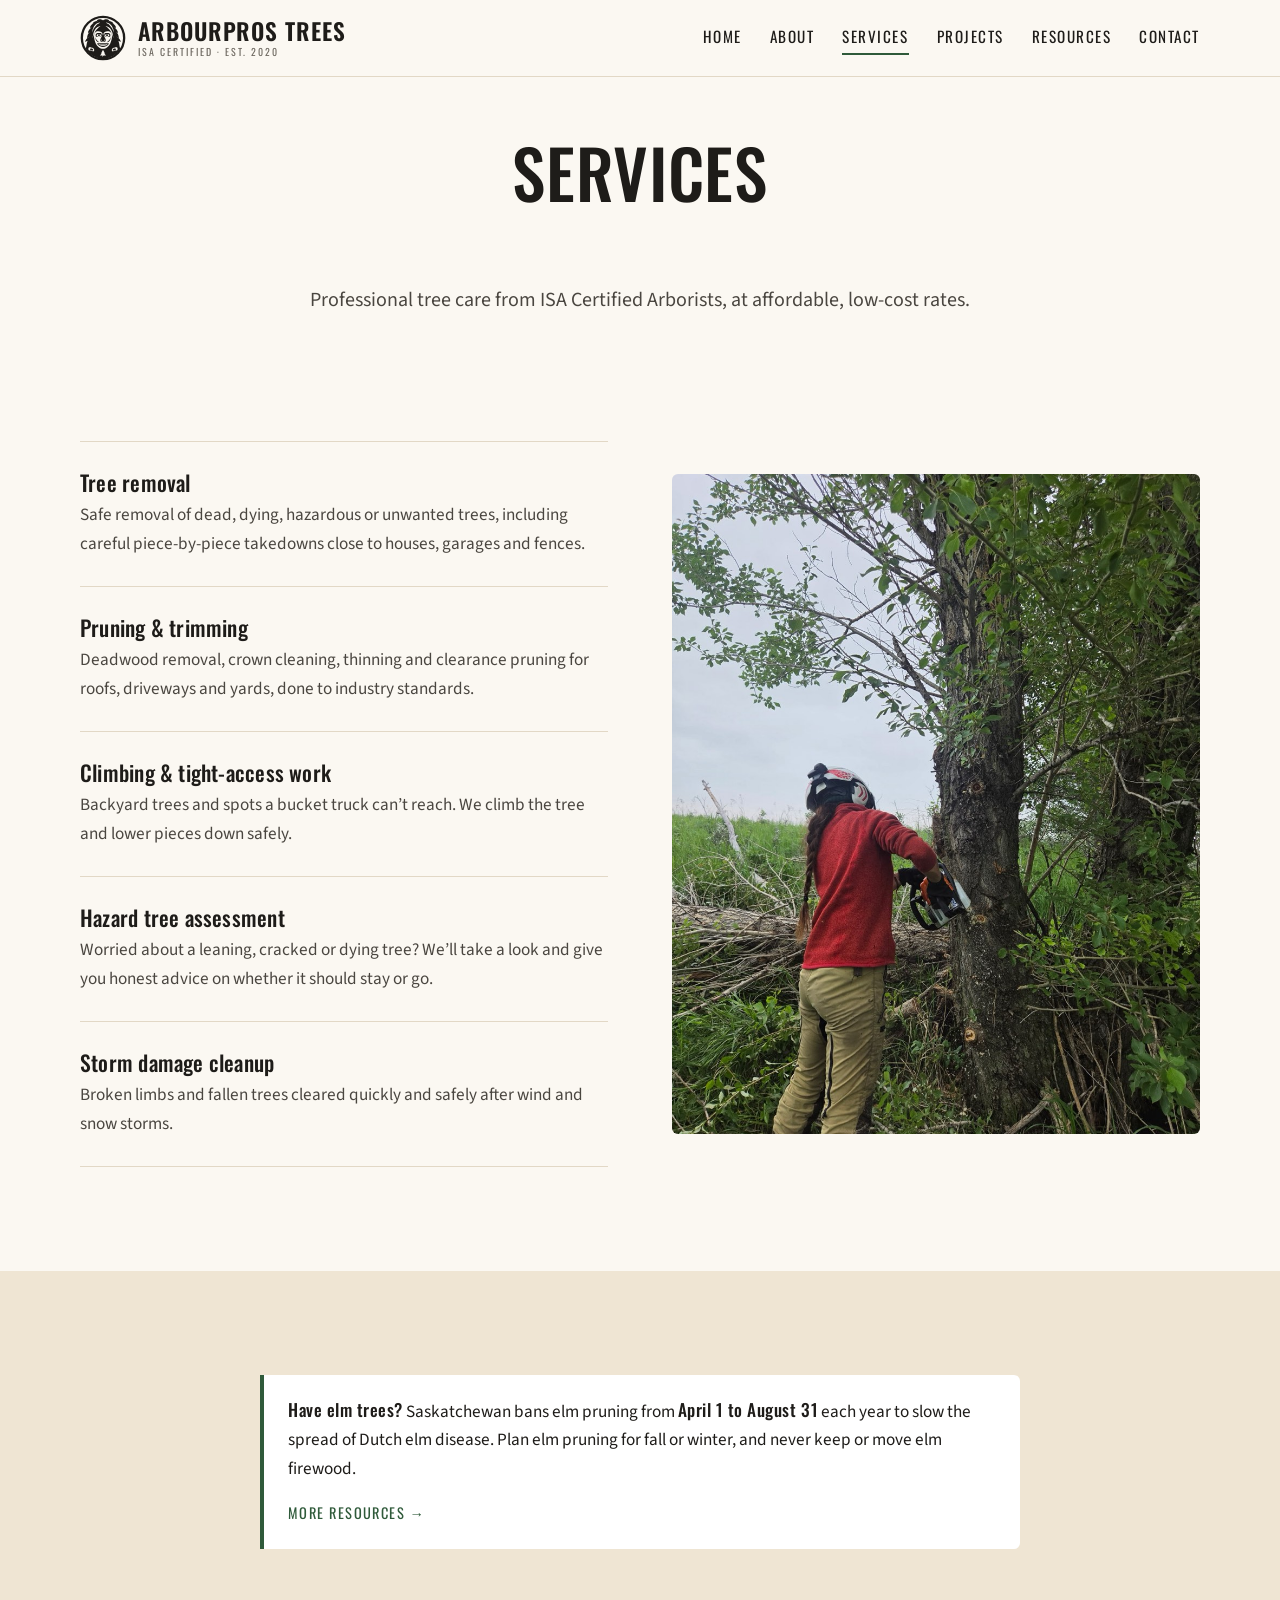
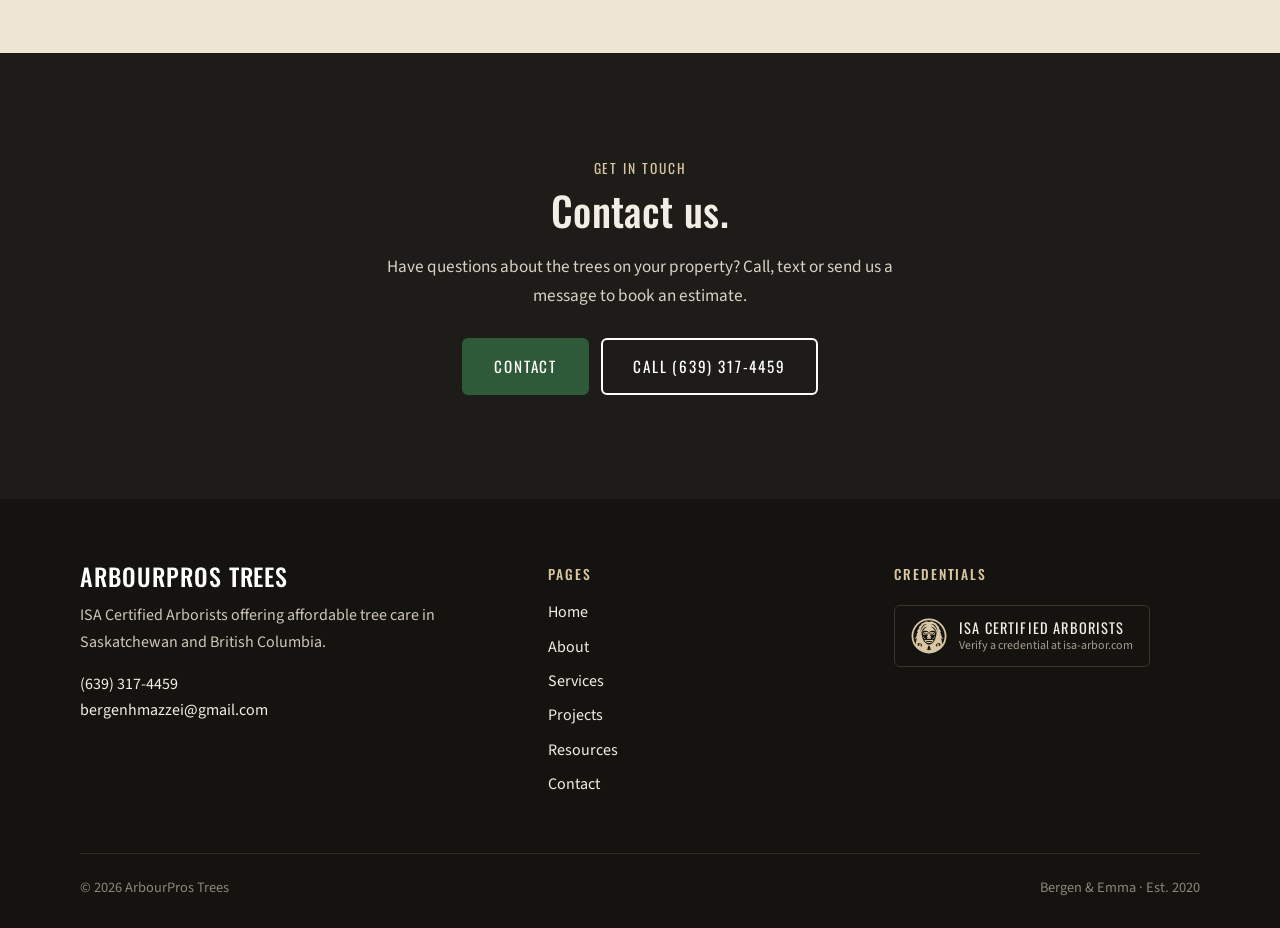
<file: services.html>
<!doctype html>
<html lang="en">
<head>
  <meta charset="utf-8">
  <meta name="viewport" content="width=device-width, initial-scale=1">
  <title>Services | ArbourPros Trees</title>
  <meta name="description" content="Tree removal, pruning, climbing work, hazard tree assessments and cleanup from ISA Certified Arborists in Saskatchewan and British Columbia.">
  <link rel="icon" href="assets/logo.svg" type="image/svg+xml">
  <link rel="preconnect" href="https://fonts.googleapis.com">
  <link rel="preconnect" href="https://fonts.gstatic.com" crossorigin>
  <link href="https://fonts.googleapis.com/css2?family=Oswald:wght@400;500;600&family=Source+Sans+3:wght@400;600&display=swap" rel="stylesheet">
  <link rel="stylesheet" href="assets/styles.css">
</head>
<body>
  <a class="skip" href="#main">Skip to content</a>
  <header class="site-header">
    <div class="wrap">
      <a class="brand" href="index.html" aria-label="ArbourPros Trees home">
        <svg viewBox="0 0 100 100" fill="currentColor" fill-rule="evenodd" aria-hidden="true"><circle cx="50" cy="50" r="46" fill="none" stroke="currentColor" stroke-width="5"/><path d="M50 10.2C49 10.2 48.2 10.6 47.9 11.8C47.9 8.3 39.3 8.8 36.1 12C37.3 12.9 38.4 13.3 38.5 14.3C37.5 11.1 29.5 14.5 27 18.4C28.5 18.9 30.1 19.1 30.5 20C28.7 17.1 22.2 23 21.5 27.9C22.8 27.9 24.7 27.5 25.3 28.3C22.3 26.7 17.2 34.8 17.3 39.4C18.9 38.7 21.5 37.3 22.4 37.6C19.1 36.6 15.2 45.4 15.6 50C17.1 49.1 19.9 47.2 20.9 47.3C17.5 46.5 11.8 54.8 10.7 58.7C12.8 57.9 16 56 17 56.1C14.5 58.1 14.2 70.6 12.2 73.6C16.2 80 21.8 85.3 28.4 89C35 92.7 42.4 94.6 50 94.6C57.6 94.6 65 92.7 71.6 89C78.2 85.3 83.8 80 87.8 73.6C85.8 70.6 85.5 58.1 83 56.1C84 56 87.2 57.9 89.3 58.7C88.2 54.8 82.5 46.5 79.1 47.3C80.1 47.2 82.9 49.1 84.4 50C84.8 45.4 80.9 36.6 77.6 37.6C78.5 37.3 81.1 38.7 82.7 39.4C82.8 34.8 77.7 26.7 74.7 28.3C75.3 27.5 77.2 27.9 78.5 27.9C77.8 23 71.3 17.1 69.5 20C69.9 19.1 71.5 18.9 73 18.4C70.5 14.5 62.5 11.1 61.5 14.3C61.6 13.3 62.7 12.9 63.9 12C60.7 8.8 52.1 8.3 52.1 11.8C51.8 10.6 51 10.2 50 10.2ZM50 40.6C48.7 40.6 47.8 37.7 46.2 36.8C44.6 35.9 42.4 35.5 40.5 35.4C38.6 35.3 36.5 35.5 35 36.2C33.5 36.9 32.4 38.1 31.6 39.6C30.9 41.1 30.5 43.1 30.5 45.5C30.5 47.9 30.8 51.2 31.5 54C32.2 56.8 33.2 60 34.5 62.5C35.8 65 37.8 67.3 39.5 69C41.2 70.7 43.2 71.8 45 72.6C46.8 73.4 48.3 73.6 50 73.6C51.7 73.6 53.2 73.4 55 72.6C56.8 71.8 58.8 70.7 60.5 69C62.2 67.3 64.2 65 65.5 62.5C66.8 60 67.8 56.8 68.5 54C69.2 51.2 69.5 47.9 69.5 45.5C69.5 43.1 69.2 41.1 68.4 39.6C67.7 38.1 66.5 36.9 65 36.2C63.5 35.5 61.4 35.3 59.5 35.4C57.6 35.5 55.4 35.9 53.8 36.8C52.2 37.7 51.3 40.6 50 40.6ZM50 76L47 80L48.6 79L45.2 84L47.8 83L43.4 88L48.9 88L48.9 91.2L51.1 88L56.6 88L52.2 83L54.8 84L51.4 79L53 80L50 76ZM30.8 76.4C30.8 76.9 30.7 77.5 30.6 77.9C30.6 78.3 30.5 78.5 30.3 78.6C30.2 78.8 30 78.9 29.7 79C29.5 79.1 29.3 79.1 29 79C28.7 79 28.3 78.9 27.9 78.8C27.6 78.7 27.2 78.5 26.6 78.3C26.1 78.2 25.2 77.9 24.5 77.7C23.8 77.5 22.9 77.5 22.4 77.4C21.8 77.3 21.4 77.3 21.1 77.2C20.7 77.2 20.3 77.1 20 77C19.7 76.9 19.5 76.8 19.3 76.7C19 76.5 18.8 76.3 18.7 76C18.5 75.8 18.4 75.5 18.4 75.1C18.3 74.7 18.2 74.1 18.2 73.6C18.2 73.1 18.3 72.5 18.4 72.1C18.4 71.7 18.5 71.5 18.7 71.2C18.8 71 19 70.8 19.3 70.6C19.5 70.4 19.7 70.3 20 70.2C20.3 70.1 20.7 70.1 21.1 70.1C21.4 70 21.8 70 22.4 70.1C22.9 70.2 23.8 70.3 24.5 70.5C25.2 70.7 26.1 70.9 26.6 71.1C27.2 71.2 27.6 71.4 27.9 71.6C28.3 71.8 28.7 72 29 72.2C29.3 72.5 29.5 72.7 29.7 73C30 73.2 30.2 73.5 30.3 73.8C30.5 74.1 30.6 74.4 30.6 74.8C30.7 75.3 30.8 75.9 30.8 76.4ZM69.2 76.4C69.2 76.9 69.3 77.5 69.4 77.9C69.4 78.3 69.5 78.5 69.7 78.6C69.8 78.8 70 78.9 70.3 79C70.5 79.1 70.7 79.1 71 79C71.3 79 71.7 78.9 72.1 78.8C72.4 78.7 72.8 78.5 73.4 78.3C73.9 78.2 74.8 77.9 75.5 77.7C76.2 77.5 77.1 77.5 77.6 77.4C78.2 77.3 78.6 77.3 78.9 77.2C79.3 77.2 79.7 77.1 80 77C80.3 76.9 80.5 76.8 80.7 76.7C81 76.5 81.2 76.3 81.3 76C81.5 75.8 81.6 75.5 81.6 75.1C81.7 74.7 81.8 74.1 81.8 73.6C81.8 73.1 81.7 72.5 81.6 72.1C81.6 71.7 81.5 71.5 81.3 71.2C81.2 71 81 70.8 80.7 70.6C80.5 70.4 80.3 70.3 80 70.2C79.7 70.1 79.3 70.1 78.9 70.1C78.6 70 78.2 70 77.6 70.1C77.1 70.2 76.2 70.3 75.5 70.5C74.8 70.7 73.9 70.9 73.4 71.1C72.8 71.2 72.4 71.4 72.1 71.6C71.7 71.8 71.3 72 71 72.2C70.7 72.5 70.5 72.7 70.3 73C70 73.2 69.8 73.5 69.7 73.8C69.5 74.1 69.4 74.4 69.4 74.8C69.3 75.3 69.2 75.9 69.2 76.4ZM44 16.5C43.9 16.3 42.3 16.4 41.4 16.6C40.6 16.7 39.8 16.9 38.9 17.3C38.1 17.6 37.3 18 36.5 18.4C35.8 18.9 35 19.5 34.3 20.1C33.6 20.7 32.9 21.4 32.3 22.2C31.6 22.9 31 23.7 30.5 24.6C30 25.5 29.5 26.5 29 27.5C28.6 28.5 28.2 29.5 27.8 30.6C27.5 31.8 27.2 32.9 26.9 34.2C26.7 35.4 26.4 38 26.5 38C26.6 38 27.4 35.5 27.8 34.4C28.3 33.3 28.7 32.2 29.2 31.2C29.7 30.2 30.2 29.2 30.7 28.4C31.3 27.5 31.8 26.6 32.4 25.9C32.9 25.1 33.5 24.4 34.1 23.7C34.7 23.1 35.3 22.4 35.9 21.9C36.5 21.3 37.1 20.8 37.8 20.3C38.4 19.8 39.1 19.3 39.8 18.9C40.4 18.4 41.1 18.1 41.8 17.7C42.5 17.3 44.1 16.7 44 16.5ZM56 16.5C56.1 16.3 57.7 16.4 58.6 16.6C59.4 16.7 60.2 16.9 61.1 17.3C61.9 17.6 62.7 18 63.5 18.4C64.2 18.9 65 19.5 65.7 20.1C66.4 20.7 67.1 21.4 67.7 22.2C68.4 22.9 69 23.7 69.5 24.6C70 25.5 70.5 26.5 71 27.5C71.4 28.5 71.8 29.5 72.2 30.6C72.5 31.8 72.8 32.9 73.1 34.2C73.3 35.4 73.6 38 73.5 38C73.4 38 72.6 35.5 72.2 34.4C71.7 33.3 71.3 32.2 70.8 31.2C70.3 30.2 69.8 29.2 69.3 28.4C68.7 27.5 68.2 26.6 67.6 25.9C67.1 25.1 66.5 24.4 65.9 23.7C65.3 23.1 64.7 22.4 64.1 21.9C63.5 21.3 62.9 20.8 62.2 20.3C61.6 19.8 60.9 19.3 60.2 18.9C59.6 18.4 58.9 18.1 58.2 17.7C57.5 17.3 55.9 16.7 56 16.5ZM44.5 24.5C44.4 24.3 42.8 24.5 42 24.6C41.2 24.8 40.4 25.1 39.7 25.4C38.9 25.8 38.1 26.2 37.4 26.7C36.6 27.3 35.9 27.9 35.2 28.5C34.5 29.2 33.9 30 33.3 30.9C32.7 31.7 32.1 32.6 31.6 33.7C31.1 34.7 30.6 35.8 30.1 37C29.7 38.1 29.3 39.4 29 40.8C28.6 42.1 28.3 43.6 28.1 45.1C27.9 46.6 27.4 50 27.6 50C27.8 50 28.6 46.8 29.1 45.3C29.6 43.9 30 42.5 30.5 41.3C31 40 31.6 38.9 32.1 37.8C32.6 36.7 33.2 35.8 33.7 34.9C34.3 34 34.8 33.1 35.4 32.4C35.9 31.6 36.5 31 37.1 30.3C37.7 29.7 38.2 29.1 38.8 28.6C39.4 28.1 40 27.6 40.6 27.1C41.2 26.7 41.9 26.3 42.5 25.8C43.2 25.4 44.6 24.7 44.5 24.5ZM55.5 24.5C55.6 24.3 57.2 24.5 58 24.6C58.8 24.8 59.6 25.1 60.3 25.4C61.1 25.8 61.9 26.2 62.6 26.7C63.4 27.3 64.1 27.9 64.8 28.5C65.5 29.2 66.1 30 66.7 30.9C67.3 31.7 67.9 32.6 68.4 33.7C68.9 34.7 69.4 35.8 69.9 37C70.3 38.1 70.7 39.4 71 40.8C71.4 42.1 71.7 43.6 71.9 45.1C72.1 46.6 72.6 50 72.4 50C72.2 50 71.4 46.8 70.9 45.3C70.4 43.9 70 42.5 69.5 41.3C69 40 68.4 38.9 67.9 37.8C67.4 36.7 66.8 35.8 66.3 34.9C65.7 34 65.2 33.1 64.6 32.4C64.1 31.6 63.5 31 62.9 30.3C62.3 29.7 61.8 29.1 61.2 28.6C60.6 28.1 60 27.6 59.4 27.1C58.8 26.7 58.1 26.3 57.5 25.8C56.8 25.4 55.4 24.7 55.5 24.5Z"/><path d="M28.6 75.9C28.6 76.1 28.6 76.4 28.5 76.5C28.5 76.7 28.4 76.8 28.3 76.9C28.2 77.1 28.1 77.1 28 77.2C27.9 77.3 27.7 77.3 27.5 77.3C27.4 77.3 27.2 77.3 26.9 77.3C26.7 77.3 26.5 77.2 26.2 77.2C26 77.1 25.6 77.1 25.3 77C25 76.9 24.6 76.9 24.4 76.8C24.1 76.8 23.9 76.8 23.7 76.7C23.4 76.6 23.2 76.6 23.1 76.5C22.9 76.4 22.7 76.3 22.6 76.2C22.5 76.1 22.4 76 22.3 75.8C22.2 75.7 22.1 75.6 22.1 75.4C22 75.2 22 74.9 22 74.7C22 74.5 22 74.2 22.1 74.1C22.1 73.9 22.2 73.7 22.3 73.6C22.4 73.5 22.5 73.4 22.6 73.3C22.7 73.2 22.9 73.1 23.1 73C23.2 73 23.4 72.9 23.7 72.9C23.9 72.9 24.1 72.9 24.4 72.9C24.6 72.9 25 72.9 25.3 73C25.6 73.1 26 73.1 26.2 73.2C26.5 73.3 26.7 73.4 26.9 73.5C27.2 73.6 27.4 73.7 27.5 73.8C27.7 74 27.9 74.1 28 74.2C28.1 74.4 28.2 74.5 28.3 74.7C28.4 74.9 28.5 75 28.5 75.2C28.6 75.4 28.6 75.7 28.6 75.9ZM71.4 75.9C71.4 76.1 71.4 76.4 71.5 76.5C71.5 76.7 71.6 76.8 71.7 76.9C71.8 77.1 71.9 77.1 72 77.2C72.1 77.3 72.3 77.3 72.5 77.3C72.6 77.3 72.8 77.3 73.1 77.3C73.3 77.3 73.5 77.2 73.8 77.2C74 77.1 74.4 77.1 74.7 77C75 76.9 75.4 76.9 75.6 76.8C75.9 76.8 76.1 76.8 76.3 76.7C76.6 76.6 76.8 76.6 76.9 76.5C77.1 76.4 77.3 76.3 77.4 76.2C77.5 76.1 77.6 76 77.7 75.8C77.8 75.7 77.9 75.6 77.9 75.4C78 75.2 78 74.9 78 74.7C78 74.5 78 74.2 77.9 74.1C77.9 73.9 77.8 73.7 77.7 73.6C77.6 73.5 77.5 73.4 77.4 73.3C77.3 73.2 77.1 73.1 76.9 73C76.8 73 76.6 72.9 76.3 72.9C76.1 72.9 75.9 72.9 75.6 72.9C75.4 72.9 75 72.9 74.7 73C74.4 73.1 74 73.1 73.8 73.2C73.5 73.3 73.3 73.4 73.1 73.5C72.8 73.6 72.6 73.7 72.5 73.8C72.3 74 72.1 74.1 72 74.2C71.9 74.4 71.8 74.5 71.7 74.7C71.6 74.9 71.5 75 71.5 75.2C71.4 75.4 71.4 75.7 71.4 75.9Z"/><path d="M47.2 43C47.2 43.5 47.2 44.2 47.1 44.6C47 45 46.9 45.2 46.7 45.5C46.6 45.7 46.4 45.9 46.1 46.1C45.9 46.2 45.6 46.4 45.3 46.5C45 46.5 44.6 46.6 44.2 46.6C43.8 46.7 43.5 46.7 42.9 46.7C42.3 46.7 41.4 46.7 40.6 46.8C39.8 46.9 38.9 47 38.3 47.1C37.7 47.2 37.4 47.3 37 47.3C36.6 47.3 36.2 47.3 35.9 47.3C35.6 47.3 35.3 47.2 35.1 47.1C34.8 47 34.6 46.8 34.5 46.6C34.3 46.4 34.2 46.1 34.1 45.7C34 45.3 34 44.7 34 44.2C34 43.7 34 43 34.1 42.6C34.2 42.2 34.3 41.9 34.5 41.6C34.6 41.3 34.8 41.1 35.1 40.8C35.3 40.6 35.6 40.4 35.9 40.2C36.2 40 36.6 39.8 37 39.7C37.4 39.5 37.7 39.4 38.3 39.3C38.9 39.2 39.8 39.1 40.6 39C41.4 38.9 42.3 38.9 42.9 38.9C43.5 38.9 43.8 38.9 44.2 39C44.6 39.1 45 39.2 45.3 39.3C45.6 39.4 45.9 39.6 46.1 39.8C46.4 40 46.6 40.2 46.7 40.5C46.9 40.8 47 41 47.1 41.4C47.2 41.9 47.2 42.5 47.2 43ZM45.7 43.9C45.7 44.1 45.6 44.3 45.5 44.4C45.4 44.6 45.3 44.9 45.1 45.1C44.8 45.3 44.6 45.5 44.3 45.6C44 45.8 43.7 46 43.3 46.1C42.9 46.2 42.5 46.3 42.1 46.4C41.7 46.5 41.3 46.5 40.9 46.5C40.5 46.5 40.1 46.5 39.7 46.4C39.3 46.3 38.9 46.2 38.5 46.1C38.1 46 37.8 45.8 37.5 45.6C37.2 45.5 37 45.3 36.7 45.1C36.5 44.9 36.4 44.6 36.3 44.4C36.2 44.3 36.1 44.1 36.1 43.9C36.1 43.7 36.2 43.5 36.3 43.4C36.4 43.2 36.5 42.9 36.7 42.7C37 42.5 37.2 42.3 37.5 42.2C37.8 42 38.1 41.8 38.5 41.7C38.9 41.6 39.3 41.5 39.7 41.4C40.1 41.3 40.5 41.3 40.9 41.3C41.3 41.3 41.7 41.3 42.1 41.4C42.5 41.5 42.9 41.6 43.3 41.7C43.7 41.8 44 42 44.3 42.2C44.6 42.3 44.8 42.5 45.1 42.7C45.3 42.9 45.4 43.2 45.5 43.4C45.6 43.5 45.7 43.7 45.7 43.9ZM43.3 43.9C43.3 44.1 43.3 44.3 43.3 44.4C43.2 44.6 43.2 44.7 43.1 44.8C43 45 43 45.1 42.9 45.2C42.8 45.3 42.7 45.4 42.6 45.5C42.5 45.6 42.3 45.7 42.2 45.7C42 45.8 41.9 45.8 41.7 45.9C41.6 45.9 41.4 45.9 41.2 45.9C41 45.9 40.8 45.9 40.7 45.9C40.5 45.8 40.4 45.8 40.2 45.7C40.1 45.7 39.9 45.6 39.8 45.5C39.7 45.4 39.6 45.3 39.5 45.2C39.4 45.1 39.4 45 39.3 44.8C39.2 44.7 39.2 44.6 39.1 44.4C39.1 44.3 39.1 44.1 39.1 43.9C39.1 43.7 39.1 43.5 39.1 43.4C39.2 43.2 39.2 43.1 39.3 43C39.4 42.8 39.4 42.7 39.5 42.6C39.6 42.5 39.7 42.4 39.8 42.3C39.9 42.2 40.1 42.1 40.2 42.1C40.4 42 40.5 42 40.7 41.9C40.8 41.9 41 41.9 41.2 41.9C41.4 41.9 41.6 41.9 41.7 41.9C41.9 42 42 42 42.2 42.1C42.3 42.1 42.5 42.2 42.6 42.3C42.7 42.4 42.8 42.5 42.9 42.6C43 42.7 43 42.8 43.1 43C43.2 43.1 43.2 43.2 43.3 43.4C43.3 43.5 43.3 43.7 43.3 43.9Z"/><path d="M52.8 43C52.8 43.5 52.8 44.2 52.9 44.6C53 45 53.1 45.2 53.3 45.5C53.4 45.7 53.6 45.9 53.9 46.1C54.1 46.2 54.4 46.4 54.7 46.5C55 46.5 55.4 46.6 55.8 46.6C56.2 46.7 56.5 46.7 57.1 46.7C57.7 46.7 58.6 46.7 59.4 46.8C60.2 46.9 61.1 47 61.7 47.1C62.3 47.2 62.6 47.3 63 47.3C63.4 47.3 63.8 47.3 64.1 47.3C64.4 47.3 64.7 47.2 64.9 47.1C65.2 47 65.4 46.8 65.5 46.6C65.7 46.4 65.8 46.1 65.9 45.7C66 45.3 66 44.7 66 44.2C66 43.7 66 43 65.9 42.6C65.8 42.2 65.7 41.9 65.5 41.6C65.4 41.3 65.2 41.1 64.9 40.8C64.7 40.6 64.4 40.4 64.1 40.2C63.8 40 63.4 39.8 63 39.7C62.6 39.5 62.3 39.4 61.7 39.3C61.1 39.2 60.2 39.1 59.4 39C58.6 38.9 57.7 38.9 57.1 38.9C56.5 38.9 56.2 38.9 55.8 39C55.4 39.1 55 39.2 54.7 39.3C54.4 39.4 54.1 39.6 53.9 39.8C53.6 40 53.4 40.2 53.3 40.5C53.1 40.8 53 41 52.9 41.4C52.8 41.9 52.8 42.5 52.8 43ZM54.3 43.9C54.3 44.1 54.4 44.3 54.5 44.4C54.6 44.6 54.7 44.9 54.9 45.1C55.2 45.3 55.4 45.5 55.7 45.6C56 45.8 56.3 46 56.7 46.1C57.1 46.2 57.5 46.3 57.9 46.4C58.3 46.5 58.7 46.5 59.1 46.5C59.5 46.5 59.9 46.5 60.3 46.4C60.7 46.3 61.1 46.2 61.5 46.1C61.9 46 62.2 45.8 62.5 45.6C62.8 45.5 63 45.3 63.3 45.1C63.5 44.9 63.6 44.6 63.7 44.4C63.8 44.3 63.9 44.1 63.9 43.9C63.9 43.7 63.8 43.5 63.7 43.4C63.6 43.2 63.5 42.9 63.3 42.7C63 42.5 62.8 42.3 62.5 42.2C62.2 42 61.9 41.8 61.5 41.7C61.1 41.6 60.7 41.5 60.3 41.4C59.9 41.3 59.5 41.3 59.1 41.3C58.7 41.3 58.3 41.3 57.9 41.4C57.5 41.5 57.1 41.6 56.7 41.7C56.3 41.8 56 42 55.7 42.2C55.4 42.3 55.2 42.5 54.9 42.7C54.7 42.9 54.6 43.2 54.5 43.4C54.4 43.5 54.3 43.7 54.3 43.9ZM56.7 43.9C56.7 44.1 56.7 44.3 56.7 44.4C56.8 44.6 56.8 44.7 56.9 44.8C57 45 57 45.1 57.1 45.2C57.2 45.3 57.3 45.4 57.4 45.5C57.5 45.6 57.7 45.7 57.8 45.7C58 45.8 58.1 45.8 58.3 45.9C58.4 45.9 58.6 45.9 58.8 45.9C59 45.9 59.2 45.9 59.3 45.9C59.5 45.8 59.6 45.8 59.8 45.7C59.9 45.7 60.1 45.6 60.2 45.5C60.3 45.4 60.4 45.3 60.5 45.2C60.6 45.1 60.6 45 60.7 44.8C60.8 44.7 60.8 44.6 60.9 44.4C60.9 44.3 60.9 44.1 60.9 43.9C60.9 43.7 60.9 43.5 60.9 43.4C60.8 43.2 60.8 43.1 60.7 43C60.6 42.8 60.6 42.7 60.5 42.6C60.4 42.5 60.3 42.4 60.2 42.3C60.1 42.2 59.9 42.1 59.8 42.1C59.6 42 59.5 42 59.3 41.9C59.2 41.9 59 41.9 58.8 41.9C58.6 41.9 58.4 41.9 58.3 41.9C58.1 42 58 42 57.8 42.1C57.7 42.1 57.5 42.2 57.4 42.3C57.3 42.4 57.2 42.5 57.1 42.6C57 42.7 57 42.8 56.9 43C56.8 43.1 56.8 43.2 56.7 43.4C56.7 43.5 56.7 43.7 56.7 43.9Z"/><path d="M50 37C48.4 43 47.6 47 45 51C42.4 54.6 44 58.4 47 58C48.4 57.8 49.2 57.4 50 57.4C50.8 57.4 51.6 57.8 53 58C56 58.4 57.6 54.6 55 51C52.4 47 51.6 43 50 37ZM47.7 54.8C47.7 54.9 47.7 55 47.7 55C47.6 55.1 47.6 55.2 47.6 55.2C47.5 55.3 47.5 55.4 47.4 55.4C47.4 55.5 47.3 55.5 47.2 55.6C47.1 55.6 47 55.6 47 55.7C46.9 55.7 46.8 55.7 46.7 55.7C46.5 55.7 46.4 55.8 46.3 55.8C46.2 55.8 46.1 55.7 45.9 55.7C45.8 55.7 45.7 55.7 45.6 55.7C45.6 55.6 45.5 55.6 45.4 55.6C45.3 55.5 45.2 55.5 45.2 55.4C45.1 55.4 45.1 55.3 45 55.2C45 55.2 45 55.1 44.9 55C44.9 55 44.9 54.9 44.9 54.8C44.9 54.7 44.9 54.6 44.9 54.6C45 54.5 45 54.4 45 54.4C45.1 54.3 45.1 54.2 45.2 54.2C45.2 54.1 45.3 54.1 45.4 54C45.5 54 45.6 54 45.6 53.9C45.7 53.9 45.8 53.9 45.9 53.9C46.1 53.9 46.2 53.8 46.3 53.8C46.4 53.8 46.5 53.9 46.7 53.9C46.8 53.9 46.9 53.9 47 53.9C47 54 47.1 54 47.2 54C47.3 54.1 47.4 54.1 47.4 54.2C47.5 54.2 47.5 54.3 47.6 54.4C47.6 54.4 47.6 54.5 47.7 54.6C47.7 54.6 47.7 54.7 47.7 54.8ZM52.3 54.8C52.3 54.9 52.3 55 52.3 55C52.4 55.1 52.4 55.2 52.4 55.2C52.5 55.3 52.5 55.4 52.6 55.4C52.6 55.5 52.7 55.5 52.8 55.6C52.9 55.6 53 55.6 53 55.7C53.1 55.7 53.2 55.7 53.3 55.7C53.5 55.7 53.6 55.8 53.7 55.8C53.8 55.8 53.9 55.7 54.1 55.7C54.2 55.7 54.3 55.7 54.4 55.7C54.4 55.6 54.5 55.6 54.6 55.6C54.7 55.5 54.8 55.5 54.8 55.4C54.9 55.4 54.9 55.3 55 55.2C55 55.2 55 55.1 55.1 55C55.1 55 55.1 54.9 55.1 54.8C55.1 54.7 55.1 54.6 55.1 54.6C55 54.5 55 54.4 55 54.4C54.9 54.3 54.9 54.2 54.8 54.2C54.8 54.1 54.7 54.1 54.6 54C54.5 54 54.4 54 54.4 53.9C54.3 53.9 54.2 53.9 54.1 53.9C53.9 53.9 53.8 53.8 53.7 53.8C53.6 53.8 53.5 53.9 53.3 53.9C53.2 53.9 53.1 53.9 53 53.9C53 54 52.9 54 52.8 54C52.7 54.1 52.6 54.1 52.6 54.2C52.5 54.2 52.5 54.3 52.4 54.4C52.4 54.4 52.4 54.5 52.3 54.6C52.3 54.6 52.3 54.7 52.3 54.8Z"/><path d="M32.8 48C33.5 56 37.5 60 42.5 59.4C38 57.6 35 54 32.8 48Z"/><path d="M67.2 48C66.5 56 62.5 60 57.5 59.4C62 57.6 65 54 67.2 48Z"/><path d="M50 61.4C45 61.2 40 61.2 36.8 62.2C39.5 67.6 45 69.4 50 69.4C55 69.4 60.5 67.6 63.2 62.2C60 61.2 55 61.2 50 61.4ZM50 64.2C46 64.2 42 64 39.6 63.6C42.4 66.2 46.4 66.8 50 66.8C53.6 66.8 57.6 66.2 60.4 63.6C58 64 54 64.2 50 64.2Z"/></svg>
        <span class="brand-name">ArbourPros Trees<small>ISA Certified &middot; Est. 2020</small></span>
      </a>
      <button class="menu-toggle" aria-label="Open menu" aria-expanded="false" aria-controls="site-nav">
        <svg viewBox="0 0 24 24" fill="none" stroke="currentColor" stroke-width="2" stroke-linecap="round" aria-hidden="true"><path d="M3 6h18M3 12h18M3 18h18"/></svg>
      </button>
      <nav class="nav" id="site-nav" aria-label="Main">
        <ul>
          <li><a href="index.html">Home</a></li>
          <li><a href="about.html">About</a></li>
          <li><a href="services.html" aria-current="page">Services</a></li>
          <li><a href="projects.html">Projects</a></li>
          <li><a href="resources.html">Resources</a></li>
          <li><a href="contact.html">Contact</a></li>
        </ul>
      </nav>
    </div>
  </header>
  <main id="main">
    <div class="page-title wrap"><h1>Services</h1></div>

    <section class="section" style="padding-top:32px">
      <div class="narrow center">
        <p class="lede">Professional tree care from ISA Certified Arborists, at affordable, low-cost rates.</p>
      </div>
    </section>

    <section class="section" style="padding-top:0">
      <div class="wrap split">
        <div>
          <div class="service">
            <h3>Tree removal</h3>
            <p>Safe removal of dead, dying, hazardous or unwanted trees, including careful piece-by-piece takedowns close to houses, garages and fences.</p>
          </div>
          <div class="service">
            <h3>Pruning &amp; trimming</h3>
            <p>Deadwood removal, crown cleaning, thinning and clearance pruning for roofs, driveways and yards, done to industry standards.</p>
          </div>
          <div class="service">
            <h3>Climbing &amp; tight-access work</h3>
            <p>Backyard trees and spots a bucket truck can&rsquo;t reach. We climb the tree and lower pieces down safely.</p>
          </div>
          <div class="service">
            <h3>Hazard tree assessment</h3>
            <p>Worried about a leaning, cracked or dying tree? We&rsquo;ll take a look and give you honest advice on whether it should stay or go.</p>
          </div>
          <div class="service">
            <h3>Storm damage cleanup</h3>
            <p>Broken limbs and fallen trees cleared quickly and safely after wind and snow storms.</p>
          </div>
        </div>
        <img src="assets/img/felling.jpg" alt="Arborist felling a tree with a chainsaw" loading="lazy">
      </div>
    </section>

    <section class="section wood">
      <div class="narrow">
        <div class="notice">
          <p><strong>Have elm trees?</strong> Saskatchewan bans elm pruning from <strong>April 1 to August 31</strong> each year to slow the spread of Dutch elm disease. Plan elm pruning for fall or winter, and never keep or move elm firewood.</p>
          <a class="more" href="resources.html">More resources</a>
        </div>
      </div>
    </section>
    <section class="section dark cta">
      <div class="narrow">
        <span class="eyebrow">Get in touch</span>
        <h2>Contact us.</h2>
        <p>Have questions about the trees on your property? Call, text or send us a message to book an estimate.</p>
        <div class="btn-row">
          <a class="btn" href="contact.html">Contact</a>
          <a class="btn ghost" href="tel:+16393174459">Call (639) 317-4459</a>
        </div>
      </div>
    </section>
  </main>
  <footer class="site-footer">
    <div class="wrap">
      <div class="footer-grid">
        <div>
          <h3>ArbourPros Trees</h3>
          <p>ISA Certified Arborists offering affordable tree care in Saskatchewan and British Columbia.</p>
          <p><a href="tel:+16393174459">(639) 317-4459</a><br><a href="mailto:bergenhmazzei@gmail.com">bergenhmazzei@gmail.com</a></p>
        </div>
        <div>
          <h4>Pages</h4>
          <ul>
            <li><a href="index.html">Home</a></li>
            <li><a href="about.html">About</a></li>
            <li><a href="services.html">Services</a></li>
            <li><a href="projects.html">Projects</a></li>
            <li><a href="resources.html">Resources</a></li>
            <li><a href="contact.html">Contact</a></li>
          </ul>
        </div>
        <div>
          <h4>Credentials</h4>
          <a class="badge" href="https://www.isa-arbor.com/Credentials/Verify-a-Credential" target="_blank" rel="noopener">
            <svg viewBox="0 0 100 100" fill="currentColor" fill-rule="evenodd" aria-hidden="true"><circle cx="50" cy="50" r="46" fill="none" stroke="currentColor" stroke-width="5"/><path d="M50 10.2C49 10.2 48.2 10.6 47.9 11.8C47.9 8.3 39.3 8.8 36.1 12C37.3 12.9 38.4 13.3 38.5 14.3C37.5 11.1 29.5 14.5 27 18.4C28.5 18.9 30.1 19.1 30.5 20C28.7 17.1 22.2 23 21.5 27.9C22.8 27.9 24.7 27.5 25.3 28.3C22.3 26.7 17.2 34.8 17.3 39.4C18.9 38.7 21.5 37.3 22.4 37.6C19.1 36.6 15.2 45.4 15.6 50C17.1 49.1 19.9 47.2 20.9 47.3C17.5 46.5 11.8 54.8 10.7 58.7C12.8 57.9 16 56 17 56.1C14.5 58.1 14.2 70.6 12.2 73.6C16.2 80 21.8 85.3 28.4 89C35 92.7 42.4 94.6 50 94.6C57.6 94.6 65 92.7 71.6 89C78.2 85.3 83.8 80 87.8 73.6C85.8 70.6 85.5 58.1 83 56.1C84 56 87.2 57.9 89.3 58.7C88.2 54.8 82.5 46.5 79.1 47.3C80.1 47.2 82.9 49.1 84.4 50C84.8 45.4 80.9 36.6 77.6 37.6C78.5 37.3 81.1 38.7 82.7 39.4C82.8 34.8 77.7 26.7 74.7 28.3C75.3 27.5 77.2 27.9 78.5 27.9C77.8 23 71.3 17.1 69.5 20C69.9 19.1 71.5 18.9 73 18.4C70.5 14.5 62.5 11.1 61.5 14.3C61.6 13.3 62.7 12.9 63.9 12C60.7 8.8 52.1 8.3 52.1 11.8C51.8 10.6 51 10.2 50 10.2ZM50 40.6C48.7 40.6 47.8 37.7 46.2 36.8C44.6 35.9 42.4 35.5 40.5 35.4C38.6 35.3 36.5 35.5 35 36.2C33.5 36.9 32.4 38.1 31.6 39.6C30.9 41.1 30.5 43.1 30.5 45.5C30.5 47.9 30.8 51.2 31.5 54C32.2 56.8 33.2 60 34.5 62.5C35.8 65 37.8 67.3 39.5 69C41.2 70.7 43.2 71.8 45 72.6C46.8 73.4 48.3 73.6 50 73.6C51.7 73.6 53.2 73.4 55 72.6C56.8 71.8 58.8 70.7 60.5 69C62.2 67.3 64.2 65 65.5 62.5C66.8 60 67.8 56.8 68.5 54C69.2 51.2 69.5 47.9 69.5 45.5C69.5 43.1 69.2 41.1 68.4 39.6C67.7 38.1 66.5 36.9 65 36.2C63.5 35.5 61.4 35.3 59.5 35.4C57.6 35.5 55.4 35.9 53.8 36.8C52.2 37.7 51.3 40.6 50 40.6ZM50 76L47 80L48.6 79L45.2 84L47.8 83L43.4 88L48.9 88L48.9 91.2L51.1 88L56.6 88L52.2 83L54.8 84L51.4 79L53 80L50 76ZM30.8 76.4C30.8 76.9 30.7 77.5 30.6 77.9C30.6 78.3 30.5 78.5 30.3 78.6C30.2 78.8 30 78.9 29.7 79C29.5 79.1 29.3 79.1 29 79C28.7 79 28.3 78.9 27.9 78.8C27.6 78.7 27.2 78.5 26.6 78.3C26.1 78.2 25.2 77.9 24.5 77.7C23.8 77.5 22.9 77.5 22.4 77.4C21.8 77.3 21.4 77.3 21.1 77.2C20.7 77.2 20.3 77.1 20 77C19.7 76.9 19.5 76.8 19.3 76.7C19 76.5 18.8 76.3 18.7 76C18.5 75.8 18.4 75.5 18.4 75.1C18.3 74.7 18.2 74.1 18.2 73.6C18.2 73.1 18.3 72.5 18.4 72.1C18.4 71.7 18.5 71.5 18.7 71.2C18.8 71 19 70.8 19.3 70.6C19.5 70.4 19.7 70.3 20 70.2C20.3 70.1 20.7 70.1 21.1 70.1C21.4 70 21.8 70 22.4 70.1C22.9 70.2 23.8 70.3 24.5 70.5C25.2 70.7 26.1 70.9 26.6 71.1C27.2 71.2 27.6 71.4 27.9 71.6C28.3 71.8 28.7 72 29 72.2C29.3 72.5 29.5 72.7 29.7 73C30 73.2 30.2 73.5 30.3 73.8C30.5 74.1 30.6 74.4 30.6 74.8C30.7 75.3 30.8 75.9 30.8 76.4ZM69.2 76.4C69.2 76.9 69.3 77.5 69.4 77.9C69.4 78.3 69.5 78.5 69.7 78.6C69.8 78.8 70 78.9 70.3 79C70.5 79.1 70.7 79.1 71 79C71.3 79 71.7 78.9 72.1 78.8C72.4 78.7 72.8 78.5 73.4 78.3C73.9 78.2 74.8 77.9 75.5 77.7C76.2 77.5 77.1 77.5 77.6 77.4C78.2 77.3 78.6 77.3 78.9 77.2C79.3 77.2 79.7 77.1 80 77C80.3 76.9 80.5 76.8 80.7 76.7C81 76.5 81.2 76.3 81.3 76C81.5 75.8 81.6 75.5 81.6 75.1C81.7 74.7 81.8 74.1 81.8 73.6C81.8 73.1 81.7 72.5 81.6 72.1C81.6 71.7 81.5 71.5 81.3 71.2C81.2 71 81 70.8 80.7 70.6C80.5 70.4 80.3 70.3 80 70.2C79.7 70.1 79.3 70.1 78.9 70.1C78.6 70 78.2 70 77.6 70.1C77.1 70.2 76.2 70.3 75.5 70.5C74.8 70.7 73.9 70.9 73.4 71.1C72.8 71.2 72.4 71.4 72.1 71.6C71.7 71.8 71.3 72 71 72.2C70.7 72.5 70.5 72.7 70.3 73C70 73.2 69.8 73.5 69.7 73.8C69.5 74.1 69.4 74.4 69.4 74.8C69.3 75.3 69.2 75.9 69.2 76.4ZM44 16.5C43.9 16.3 42.3 16.4 41.4 16.6C40.6 16.7 39.8 16.9 38.9 17.3C38.1 17.6 37.3 18 36.5 18.4C35.8 18.9 35 19.5 34.3 20.1C33.6 20.7 32.9 21.4 32.3 22.2C31.6 22.9 31 23.7 30.5 24.6C30 25.5 29.5 26.5 29 27.5C28.6 28.5 28.2 29.5 27.8 30.6C27.5 31.8 27.2 32.9 26.9 34.2C26.7 35.4 26.4 38 26.5 38C26.6 38 27.4 35.5 27.8 34.4C28.3 33.3 28.7 32.2 29.2 31.2C29.7 30.2 30.2 29.2 30.7 28.4C31.3 27.5 31.8 26.6 32.4 25.9C32.9 25.1 33.5 24.4 34.1 23.7C34.7 23.1 35.3 22.4 35.9 21.9C36.5 21.3 37.1 20.8 37.8 20.3C38.4 19.8 39.1 19.3 39.8 18.9C40.4 18.4 41.1 18.1 41.8 17.7C42.5 17.3 44.1 16.7 44 16.5ZM56 16.5C56.1 16.3 57.7 16.4 58.6 16.6C59.4 16.7 60.2 16.9 61.1 17.3C61.9 17.6 62.7 18 63.5 18.4C64.2 18.9 65 19.5 65.7 20.1C66.4 20.7 67.1 21.4 67.7 22.2C68.4 22.9 69 23.7 69.5 24.6C70 25.5 70.5 26.5 71 27.5C71.4 28.5 71.8 29.5 72.2 30.6C72.5 31.8 72.8 32.9 73.1 34.2C73.3 35.4 73.6 38 73.5 38C73.4 38 72.6 35.5 72.2 34.4C71.7 33.3 71.3 32.2 70.8 31.2C70.3 30.2 69.8 29.2 69.3 28.4C68.7 27.5 68.2 26.6 67.6 25.9C67.1 25.1 66.5 24.4 65.9 23.7C65.3 23.1 64.7 22.4 64.1 21.9C63.5 21.3 62.9 20.8 62.2 20.3C61.6 19.8 60.9 19.3 60.2 18.9C59.6 18.4 58.9 18.1 58.2 17.7C57.5 17.3 55.9 16.7 56 16.5ZM44.5 24.5C44.4 24.3 42.8 24.5 42 24.6C41.2 24.8 40.4 25.1 39.7 25.4C38.9 25.8 38.1 26.2 37.4 26.7C36.6 27.3 35.9 27.9 35.2 28.5C34.5 29.2 33.9 30 33.3 30.9C32.7 31.7 32.1 32.6 31.6 33.7C31.1 34.7 30.6 35.8 30.1 37C29.7 38.1 29.3 39.4 29 40.8C28.6 42.1 28.3 43.6 28.1 45.1C27.9 46.6 27.4 50 27.6 50C27.8 50 28.6 46.8 29.1 45.3C29.6 43.9 30 42.5 30.5 41.3C31 40 31.6 38.9 32.1 37.8C32.6 36.7 33.2 35.8 33.7 34.9C34.3 34 34.8 33.1 35.4 32.4C35.9 31.6 36.5 31 37.1 30.3C37.7 29.7 38.2 29.1 38.8 28.6C39.4 28.1 40 27.6 40.6 27.1C41.2 26.7 41.9 26.3 42.5 25.8C43.2 25.4 44.6 24.7 44.5 24.5ZM55.5 24.5C55.6 24.3 57.2 24.5 58 24.6C58.8 24.8 59.6 25.1 60.3 25.4C61.1 25.8 61.9 26.2 62.6 26.7C63.4 27.3 64.1 27.9 64.8 28.5C65.5 29.2 66.1 30 66.7 30.9C67.3 31.7 67.9 32.6 68.4 33.7C68.9 34.7 69.4 35.8 69.9 37C70.3 38.1 70.7 39.4 71 40.8C71.4 42.1 71.7 43.6 71.9 45.1C72.1 46.6 72.6 50 72.4 50C72.2 50 71.4 46.8 70.9 45.3C70.4 43.9 70 42.5 69.5 41.3C69 40 68.4 38.9 67.9 37.8C67.4 36.7 66.8 35.8 66.3 34.9C65.7 34 65.2 33.1 64.6 32.4C64.1 31.6 63.5 31 62.9 30.3C62.3 29.7 61.8 29.1 61.2 28.6C60.6 28.1 60 27.6 59.4 27.1C58.8 26.7 58.1 26.3 57.5 25.8C56.8 25.4 55.4 24.7 55.5 24.5Z"/><path d="M28.6 75.9C28.6 76.1 28.6 76.4 28.5 76.5C28.5 76.7 28.4 76.8 28.3 76.9C28.2 77.1 28.1 77.1 28 77.2C27.9 77.3 27.7 77.3 27.5 77.3C27.4 77.3 27.2 77.3 26.9 77.3C26.7 77.3 26.5 77.2 26.2 77.2C26 77.1 25.6 77.1 25.3 77C25 76.9 24.6 76.9 24.4 76.8C24.1 76.8 23.9 76.8 23.7 76.7C23.4 76.6 23.2 76.6 23.1 76.5C22.9 76.4 22.7 76.3 22.6 76.2C22.5 76.1 22.4 76 22.3 75.8C22.2 75.7 22.1 75.6 22.1 75.4C22 75.2 22 74.9 22 74.7C22 74.5 22 74.2 22.1 74.1C22.1 73.9 22.2 73.7 22.3 73.6C22.4 73.5 22.5 73.4 22.6 73.3C22.7 73.2 22.9 73.1 23.1 73C23.2 73 23.4 72.9 23.7 72.9C23.9 72.9 24.1 72.9 24.4 72.9C24.6 72.9 25 72.9 25.3 73C25.6 73.1 26 73.1 26.2 73.2C26.5 73.3 26.7 73.4 26.9 73.5C27.2 73.6 27.4 73.7 27.5 73.8C27.7 74 27.9 74.1 28 74.2C28.1 74.4 28.2 74.5 28.3 74.7C28.4 74.9 28.5 75 28.5 75.2C28.6 75.4 28.6 75.7 28.6 75.9ZM71.4 75.9C71.4 76.1 71.4 76.4 71.5 76.5C71.5 76.7 71.6 76.8 71.7 76.9C71.8 77.1 71.9 77.1 72 77.2C72.1 77.3 72.3 77.3 72.5 77.3C72.6 77.3 72.8 77.3 73.1 77.3C73.3 77.3 73.5 77.2 73.8 77.2C74 77.1 74.4 77.1 74.7 77C75 76.9 75.4 76.9 75.6 76.8C75.9 76.8 76.1 76.8 76.3 76.7C76.6 76.6 76.8 76.6 76.9 76.5C77.1 76.4 77.3 76.3 77.4 76.2C77.5 76.1 77.6 76 77.7 75.8C77.8 75.7 77.9 75.6 77.9 75.4C78 75.2 78 74.9 78 74.7C78 74.5 78 74.2 77.9 74.1C77.9 73.9 77.8 73.7 77.7 73.6C77.6 73.5 77.5 73.4 77.4 73.3C77.3 73.2 77.1 73.1 76.9 73C76.8 73 76.6 72.9 76.3 72.9C76.1 72.9 75.9 72.9 75.6 72.9C75.4 72.9 75 72.9 74.7 73C74.4 73.1 74 73.1 73.8 73.2C73.5 73.3 73.3 73.4 73.1 73.5C72.8 73.6 72.6 73.7 72.5 73.8C72.3 74 72.1 74.1 72 74.2C71.9 74.4 71.8 74.5 71.7 74.7C71.6 74.9 71.5 75 71.5 75.2C71.4 75.4 71.4 75.7 71.4 75.9Z"/><path d="M47.2 43C47.2 43.5 47.2 44.2 47.1 44.6C47 45 46.9 45.2 46.7 45.5C46.6 45.7 46.4 45.9 46.1 46.1C45.9 46.2 45.6 46.4 45.3 46.5C45 46.5 44.6 46.6 44.2 46.6C43.8 46.7 43.5 46.7 42.9 46.7C42.3 46.7 41.4 46.7 40.6 46.8C39.8 46.9 38.9 47 38.3 47.1C37.7 47.2 37.4 47.3 37 47.3C36.6 47.3 36.2 47.3 35.9 47.3C35.6 47.3 35.3 47.2 35.1 47.1C34.8 47 34.6 46.8 34.5 46.6C34.3 46.4 34.2 46.1 34.1 45.7C34 45.3 34 44.7 34 44.2C34 43.7 34 43 34.1 42.6C34.2 42.2 34.3 41.9 34.5 41.6C34.6 41.3 34.8 41.1 35.1 40.8C35.3 40.6 35.6 40.4 35.9 40.2C36.2 40 36.6 39.8 37 39.7C37.4 39.5 37.7 39.4 38.3 39.3C38.9 39.2 39.8 39.1 40.6 39C41.4 38.9 42.3 38.9 42.9 38.9C43.5 38.9 43.8 38.9 44.2 39C44.6 39.1 45 39.2 45.3 39.3C45.6 39.4 45.9 39.6 46.1 39.8C46.4 40 46.6 40.2 46.7 40.5C46.9 40.8 47 41 47.1 41.4C47.2 41.9 47.2 42.5 47.2 43ZM45.7 43.9C45.7 44.1 45.6 44.3 45.5 44.4C45.4 44.6 45.3 44.9 45.1 45.1C44.8 45.3 44.6 45.5 44.3 45.6C44 45.8 43.7 46 43.3 46.1C42.9 46.2 42.5 46.3 42.1 46.4C41.7 46.5 41.3 46.5 40.9 46.5C40.5 46.5 40.1 46.5 39.7 46.4C39.3 46.3 38.9 46.2 38.5 46.1C38.1 46 37.8 45.8 37.5 45.6C37.2 45.5 37 45.3 36.7 45.1C36.5 44.9 36.4 44.6 36.3 44.4C36.2 44.3 36.1 44.1 36.1 43.9C36.1 43.7 36.2 43.5 36.3 43.4C36.4 43.2 36.5 42.9 36.7 42.7C37 42.5 37.2 42.3 37.5 42.2C37.8 42 38.1 41.8 38.5 41.7C38.9 41.6 39.3 41.5 39.7 41.4C40.1 41.3 40.5 41.3 40.9 41.3C41.3 41.3 41.7 41.3 42.1 41.4C42.5 41.5 42.9 41.6 43.3 41.7C43.7 41.8 44 42 44.3 42.2C44.6 42.3 44.8 42.5 45.1 42.7C45.3 42.9 45.4 43.2 45.5 43.4C45.6 43.5 45.7 43.7 45.7 43.9ZM43.3 43.9C43.3 44.1 43.3 44.3 43.3 44.4C43.2 44.6 43.2 44.7 43.1 44.8C43 45 43 45.1 42.9 45.2C42.8 45.3 42.7 45.4 42.6 45.5C42.5 45.6 42.3 45.7 42.2 45.7C42 45.8 41.9 45.8 41.7 45.9C41.6 45.9 41.4 45.9 41.2 45.9C41 45.9 40.8 45.9 40.7 45.9C40.5 45.8 40.4 45.8 40.2 45.7C40.1 45.7 39.9 45.6 39.8 45.5C39.7 45.4 39.6 45.3 39.5 45.2C39.4 45.1 39.4 45 39.3 44.8C39.2 44.7 39.2 44.6 39.1 44.4C39.1 44.3 39.1 44.1 39.1 43.9C39.1 43.7 39.1 43.5 39.1 43.4C39.2 43.2 39.2 43.1 39.3 43C39.4 42.8 39.4 42.7 39.5 42.6C39.6 42.5 39.7 42.4 39.8 42.3C39.9 42.2 40.1 42.1 40.2 42.1C40.4 42 40.5 42 40.7 41.9C40.8 41.9 41 41.9 41.2 41.9C41.4 41.9 41.6 41.9 41.7 41.9C41.9 42 42 42 42.2 42.1C42.3 42.1 42.5 42.2 42.6 42.3C42.7 42.4 42.8 42.5 42.9 42.6C43 42.7 43 42.8 43.1 43C43.2 43.1 43.2 43.2 43.3 43.4C43.3 43.5 43.3 43.7 43.3 43.9Z"/><path d="M52.8 43C52.8 43.5 52.8 44.2 52.9 44.6C53 45 53.1 45.2 53.3 45.5C53.4 45.7 53.6 45.9 53.9 46.1C54.1 46.2 54.4 46.4 54.7 46.5C55 46.5 55.4 46.6 55.8 46.6C56.2 46.7 56.5 46.7 57.1 46.7C57.7 46.7 58.6 46.7 59.4 46.8C60.2 46.9 61.1 47 61.7 47.1C62.3 47.2 62.6 47.3 63 47.3C63.4 47.3 63.8 47.3 64.1 47.3C64.4 47.3 64.7 47.2 64.9 47.1C65.2 47 65.4 46.8 65.5 46.6C65.7 46.4 65.8 46.1 65.9 45.7C66 45.3 66 44.7 66 44.2C66 43.7 66 43 65.9 42.6C65.8 42.2 65.7 41.9 65.5 41.6C65.4 41.3 65.2 41.1 64.9 40.8C64.7 40.6 64.4 40.4 64.1 40.2C63.8 40 63.4 39.8 63 39.7C62.6 39.5 62.3 39.4 61.7 39.3C61.1 39.2 60.2 39.1 59.4 39C58.6 38.9 57.7 38.9 57.1 38.9C56.5 38.9 56.2 38.9 55.8 39C55.4 39.1 55 39.2 54.7 39.3C54.4 39.4 54.1 39.6 53.9 39.8C53.6 40 53.4 40.2 53.3 40.5C53.1 40.8 53 41 52.9 41.4C52.8 41.9 52.8 42.5 52.8 43ZM54.3 43.9C54.3 44.1 54.4 44.3 54.5 44.4C54.6 44.6 54.7 44.9 54.9 45.1C55.2 45.3 55.4 45.5 55.7 45.6C56 45.8 56.3 46 56.7 46.1C57.1 46.2 57.5 46.3 57.9 46.4C58.3 46.5 58.7 46.5 59.1 46.5C59.5 46.5 59.9 46.5 60.3 46.4C60.7 46.3 61.1 46.2 61.5 46.1C61.9 46 62.2 45.8 62.5 45.6C62.8 45.5 63 45.3 63.3 45.1C63.5 44.9 63.6 44.6 63.7 44.4C63.8 44.3 63.9 44.1 63.9 43.9C63.9 43.7 63.8 43.5 63.7 43.4C63.6 43.2 63.5 42.9 63.3 42.7C63 42.5 62.8 42.3 62.5 42.2C62.2 42 61.9 41.8 61.5 41.7C61.1 41.6 60.7 41.5 60.3 41.4C59.9 41.3 59.5 41.3 59.1 41.3C58.7 41.3 58.3 41.3 57.9 41.4C57.5 41.5 57.1 41.6 56.7 41.7C56.3 41.8 56 42 55.7 42.2C55.4 42.3 55.2 42.5 54.9 42.7C54.7 42.9 54.6 43.2 54.5 43.4C54.4 43.5 54.3 43.7 54.3 43.9ZM56.7 43.9C56.7 44.1 56.7 44.3 56.7 44.4C56.8 44.6 56.8 44.7 56.9 44.8C57 45 57 45.1 57.1 45.2C57.2 45.3 57.3 45.4 57.4 45.5C57.5 45.6 57.7 45.7 57.8 45.7C58 45.8 58.1 45.8 58.3 45.9C58.4 45.9 58.6 45.9 58.8 45.9C59 45.9 59.2 45.9 59.3 45.9C59.5 45.8 59.6 45.8 59.8 45.7C59.9 45.7 60.1 45.6 60.2 45.5C60.3 45.4 60.4 45.3 60.5 45.2C60.6 45.1 60.6 45 60.7 44.8C60.8 44.7 60.8 44.6 60.9 44.4C60.9 44.3 60.9 44.1 60.9 43.9C60.9 43.7 60.9 43.5 60.9 43.4C60.8 43.2 60.8 43.1 60.7 43C60.6 42.8 60.6 42.7 60.5 42.6C60.4 42.5 60.3 42.4 60.2 42.3C60.1 42.2 59.9 42.1 59.8 42.1C59.6 42 59.5 42 59.3 41.9C59.2 41.9 59 41.9 58.8 41.9C58.6 41.9 58.4 41.9 58.3 41.9C58.1 42 58 42 57.8 42.1C57.7 42.1 57.5 42.2 57.4 42.3C57.3 42.4 57.2 42.5 57.1 42.6C57 42.7 57 42.8 56.9 43C56.8 43.1 56.8 43.2 56.7 43.4C56.7 43.5 56.7 43.7 56.7 43.9Z"/><path d="M50 37C48.4 43 47.6 47 45 51C42.4 54.6 44 58.4 47 58C48.4 57.8 49.2 57.4 50 57.4C50.8 57.4 51.6 57.8 53 58C56 58.4 57.6 54.6 55 51C52.4 47 51.6 43 50 37ZM47.7 54.8C47.7 54.9 47.7 55 47.7 55C47.6 55.1 47.6 55.2 47.6 55.2C47.5 55.3 47.5 55.4 47.4 55.4C47.4 55.5 47.3 55.5 47.2 55.6C47.1 55.6 47 55.6 47 55.7C46.9 55.7 46.8 55.7 46.7 55.7C46.5 55.7 46.4 55.8 46.3 55.8C46.2 55.8 46.1 55.7 45.9 55.7C45.8 55.7 45.7 55.7 45.6 55.7C45.6 55.6 45.5 55.6 45.4 55.6C45.3 55.5 45.2 55.5 45.2 55.4C45.1 55.4 45.1 55.3 45 55.2C45 55.2 45 55.1 44.9 55C44.9 55 44.9 54.9 44.9 54.8C44.9 54.7 44.9 54.6 44.9 54.6C45 54.5 45 54.4 45 54.4C45.1 54.3 45.1 54.2 45.2 54.2C45.2 54.1 45.3 54.1 45.4 54C45.5 54 45.6 54 45.6 53.9C45.7 53.9 45.8 53.9 45.9 53.9C46.1 53.9 46.2 53.8 46.3 53.8C46.4 53.8 46.5 53.9 46.7 53.9C46.8 53.9 46.9 53.9 47 53.9C47 54 47.1 54 47.2 54C47.3 54.1 47.4 54.1 47.4 54.2C47.5 54.2 47.5 54.3 47.6 54.4C47.6 54.4 47.6 54.5 47.7 54.6C47.7 54.6 47.7 54.7 47.7 54.8ZM52.3 54.8C52.3 54.9 52.3 55 52.3 55C52.4 55.1 52.4 55.2 52.4 55.2C52.5 55.3 52.5 55.4 52.6 55.4C52.6 55.5 52.7 55.5 52.8 55.6C52.9 55.6 53 55.6 53 55.7C53.1 55.7 53.2 55.7 53.3 55.7C53.5 55.7 53.6 55.8 53.7 55.8C53.8 55.8 53.9 55.7 54.1 55.7C54.2 55.7 54.3 55.7 54.4 55.7C54.4 55.6 54.5 55.6 54.6 55.6C54.7 55.5 54.8 55.5 54.8 55.4C54.9 55.4 54.9 55.3 55 55.2C55 55.2 55 55.1 55.1 55C55.1 55 55.1 54.9 55.1 54.8C55.1 54.7 55.1 54.6 55.1 54.6C55 54.5 55 54.4 55 54.4C54.9 54.3 54.9 54.2 54.8 54.2C54.8 54.1 54.7 54.1 54.6 54C54.5 54 54.4 54 54.4 53.9C54.3 53.9 54.2 53.9 54.1 53.9C53.9 53.9 53.8 53.8 53.7 53.8C53.6 53.8 53.5 53.9 53.3 53.9C53.2 53.9 53.1 53.9 53 53.9C53 54 52.9 54 52.8 54C52.7 54.1 52.6 54.1 52.6 54.2C52.5 54.2 52.5 54.3 52.4 54.4C52.4 54.4 52.4 54.5 52.3 54.6C52.3 54.6 52.3 54.7 52.3 54.8Z"/><path d="M32.8 48C33.5 56 37.5 60 42.5 59.4C38 57.6 35 54 32.8 48Z"/><path d="M67.2 48C66.5 56 62.5 60 57.5 59.4C62 57.6 65 54 67.2 48Z"/><path d="M50 61.4C45 61.2 40 61.2 36.8 62.2C39.5 67.6 45 69.4 50 69.4C55 69.4 60.5 67.6 63.2 62.2C60 61.2 55 61.2 50 61.4ZM50 64.2C46 64.2 42 64 39.6 63.6C42.4 66.2 46.4 66.8 50 66.8C53.6 66.8 57.6 66.2 60.4 63.6C58 64 54 64.2 50 64.2Z"/></svg>
            <span>ISA Certified Arborists<small>Verify a credential at isa-arbor.com</small></span>
          </a>
        </div>
      </div>
      <div class="footer-bottom">
        <span>&copy; <span data-year>2026</span> ArbourPros Trees</span>
        <span>Bergen &amp; Emma &middot; Est. 2020</span>
      </div>
    </div>
  </footer>
  <script src="assets/site.js"></script>
</body>
</html>
</file>
<file: assets/styles.css>
/* ArbourPros Trees — site styles */
:root {
  --ink: #1e1c19;
  --ink-soft: #4a4640;
  --muted: #6f6a62;
  --paper: #fbf8f2;
  --wood: #efe5d3;
  --wood-deep: #d9c6a3;
  --forest: #2f5a3a;
  --forest-dark: #22432b;
  --line: #e2d8c6;
  --radius: 6px;
  --max: 1120px;
  --head: "Oswald", "Arial Narrow", sans-serif;
  --body: "Source Sans 3", system-ui, -apple-system, "Segoe UI", sans-serif;
}

*, *::before, *::after { box-sizing: border-box; }
html { scroll-behavior: smooth; }
body {
  margin: 0;
  background: var(--paper);
  color: var(--ink);
  font-family: var(--body);
  font-size: 1.075rem;
  line-height: 1.65;
  -webkit-font-smoothing: antialiased;
}
img { max-width: 100%; display: block; }
a { color: var(--forest); }
a:hover { color: var(--forest-dark); }
h1, h2, h3 {
  font-family: var(--head);
  font-weight: 500;
  line-height: 1.15;
  letter-spacing: 0.01em;
  margin: 0 0 0.5em;
}
h1 { font-size: clamp(2.4rem, 6vw, 4.2rem); text-transform: uppercase; }
h2 { font-size: clamp(1.7rem, 3.6vw, 2.5rem); }
h3 { font-size: 1.35rem; }
p { margin: 0 0 1em; }

.wrap { width: min(var(--max), 100% - 32px); margin-inline: auto; }
.narrow { width: min(760px, 100% - 32px); margin-inline: auto; }
.center { text-align: center; }
.eyebrow {
  font-family: var(--head);
  text-transform: uppercase;
  letter-spacing: 0.14em;
  font-size: 0.85rem;
  color: var(--forest);
  margin-bottom: 0.6em;
  display: block;
}

.skip {
  position: absolute; left: -999px; top: 8px;
  background: var(--ink); color: #fff; padding: 8px 14px; z-index: 100;
}
.skip:focus { left: 8px; }

/* ---------- Header ---------- */
.site-header {
  position: sticky; top: 0; z-index: 50;
  background: rgba(251, 248, 242, 0.96);
  backdrop-filter: blur(6px);
  border-bottom: 1px solid var(--line);
}
.site-header .wrap {
  display: flex; align-items: center; justify-content: space-between;
  min-height: 76px; gap: 16px;
}
.brand {
  display: flex; align-items: center; gap: 12px;
  text-decoration: none; color: var(--ink);
}
.brand svg { width: 46px; height: 46px; flex: none; }
.brand-name {
  font-family: var(--head); font-size: 1.45rem; font-weight: 600;
  text-transform: uppercase; letter-spacing: 0.04em; line-height: 1;
}
.brand-name small {
  display: block; font-size: 0.62rem; font-weight: 400;
  letter-spacing: 0.2em; color: var(--muted); margin-top: 4px;
}
.nav ul { list-style: none; display: flex; gap: 28px; margin: 0; padding: 0; }
.nav a {
  font-family: var(--head); text-transform: uppercase; letter-spacing: 0.1em;
  font-size: 0.95rem; color: var(--ink); text-decoration: none;
  padding: 6px 0; border-bottom: 2px solid transparent;
}
.nav a:hover, .nav a[aria-current="page"] { border-bottom-color: var(--forest); }
.menu-toggle {
  display: none; background: none; border: 0; padding: 8px; cursor: pointer; color: var(--ink);
}
.menu-toggle svg { width: 28px; height: 28px; }

@media (max-width: 820px) {
  .menu-toggle { display: block; }
  .nav {
    position: fixed; inset: 76px 0 0 0; background: var(--paper);
    transform: translateX(100%); transition: transform 0.25s ease;
    visibility: hidden;
  }
  .nav.open { transform: none; visibility: visible; }
  .nav ul { flex-direction: column; align-items: center; gap: 22px; padding-top: 48px; }
  .nav a { font-size: 1.5rem; }
}

/* ---------- Hero ---------- */
.hero {
  position: relative; min-height: min(82vh, 760px);
  display: grid; place-items: center; text-align: center;
  color: #fff; overflow: hidden; isolation: isolate;
}
.hero img {
  position: absolute; inset: 0; width: 100%; height: 100%;
  object-fit: cover; z-index: -2;
}
.hero::after {
  content: ""; position: absolute; inset: 0; z-index: -1;
  background: linear-gradient(180deg, rgba(20,24,18,0.35), rgba(20,24,18,0.6));
}
.hero .wrap { padding: 80px 0; }
.hero p { font-size: clamp(1.1rem, 2.2vw, 1.35rem); max-width: 640px; margin: 0 auto 1.6em; }
.hero.short { min-height: 52vh; }

/* ---------- Buttons ---------- */
.btn {
  display: inline-block; font-family: var(--head); text-transform: uppercase;
  letter-spacing: 0.12em; font-size: 0.95rem; text-decoration: none;
  padding: 14px 30px; border-radius: var(--radius);
  background: var(--forest); color: #fff; border: 2px solid var(--forest);
  cursor: pointer; transition: background 0.2s, color 0.2s;
}
.btn:hover { background: var(--forest-dark); border-color: var(--forest-dark); color: #fff; }
.btn.ghost { background: transparent; color: #fff; border-color: #fff; }
.btn.ghost:hover { background: #fff; color: var(--ink); }
.btn-row { display: flex; flex-wrap: wrap; gap: 12px; justify-content: center; }

/* ---------- Sections ---------- */
.section { padding: clamp(56px, 9vw, 104px) 0; }
.section.wood { background: var(--wood); }
.section.dark { background: var(--ink); color: #f3eee5; }
.section.dark .eyebrow { color: var(--wood-deep); }
.lede { font-size: 1.25rem; color: var(--ink-soft); }
.page-title { padding: 56px 0 8px; text-align: center; }
.page-title h1 { color: var(--ink); }

/* ---------- Cards ---------- */
.cards {
  display: grid; gap: 28px;
  grid-template-columns: repeat(auto-fit, minmax(260px, 1fr));
}
.card {
  background: #fff; border: 1px solid var(--line); border-radius: var(--radius);
  overflow: hidden; display: flex; flex-direction: column;
}
.card img { aspect-ratio: 4 / 3; object-fit: cover; width: 100%; }
.card-body { padding: 24px 24px 28px; display: flex; flex-direction: column; flex: 1; }
.card-body p { color: var(--ink-soft); }
.card-body .more { margin-top: auto; }
.more {
  font-family: var(--head); text-transform: uppercase; letter-spacing: 0.1em;
  font-size: 0.9rem; text-decoration: none;
}
.more::after { content: " →"; }

/* ---------- Split (image + text) ---------- */
.split {
  display: grid; gap: clamp(28px, 5vw, 64px); align-items: center;
  grid-template-columns: 1fr 1fr;
}
.split img { border-radius: var(--radius); aspect-ratio: 4 / 5; object-fit: cover; width: 100%; }
.split.flip > :first-child { order: 2; }
@media (max-width: 760px) {
  .split { grid-template-columns: 1fr; }
  .split.flip > :first-child { order: 0; }
}

/* ---------- Services list ---------- */
.service { padding: 28px 0; border-top: 1px solid var(--line); }
.service:last-child { border-bottom: 1px solid var(--line); }
.service h3 { margin-bottom: 0.3em; }
.service p { margin: 0; color: var(--ink-soft); }

/* ---------- Resource cards ---------- */
.resource {
  background: #fff; border: 1px solid var(--line); border-radius: var(--radius);
  padding: 26px; display: flex; flex-direction: column;
}
.resource .tag {
  align-self: flex-start; font-size: 0.75rem; font-family: var(--head);
  text-transform: uppercase; letter-spacing: 0.12em;
  background: var(--wood); color: var(--forest-dark);
  padding: 3px 10px; border-radius: 99px; margin-bottom: 14px;
}
.resource.featured { border-color: var(--forest); box-shadow: inset 4px 0 0 var(--forest); }
.resource .tag.feat { background: var(--forest); color: #fff; }
.resource h3 a { color: var(--ink); text-decoration: none; }
.resource h3 a:hover { color: var(--forest); }
.resource p { color: var(--ink-soft); }
.resource .more { margin-top: auto; }

.checklist { list-style: none; padding: 0; margin: 0 0 1em; }
.checklist li { padding-left: 34px; position: relative; margin-bottom: 12px; }
.checklist li::before {
  content: ""; position: absolute; left: 0; top: 4px; width: 20px; height: 20px;
  border-radius: 50%; background: var(--forest)
    url("data:image/svg+xml,%3Csvg xmlns='http://www.w3.org/2000/svg' viewBox='0 0 20 20'%3E%3Cpath d='M5 10.5l3.2 3L15 7' fill='none' stroke='white' stroke-width='2.2' stroke-linecap='round' stroke-linejoin='round'/%3E%3C/svg%3E") center / 100% no-repeat;
}

.notice {
  background: #fff; border-left: 4px solid var(--forest);
  padding: 20px 24px; border-radius: 0 var(--radius) var(--radius) 0;
}
.notice strong { font-family: var(--head); font-weight: 500; letter-spacing: 0.03em; }

/* ---------- Gallery ---------- */
.gallery {
  display: grid; gap: 14px;
  grid-template-columns: repeat(auto-fill, minmax(240px, 1fr));
}
.gallery button {
  padding: 0; border: 0; background: none; cursor: zoom-in; border-radius: var(--radius); overflow: hidden;
  position: relative;
}
.gallery img { aspect-ratio: 3 / 4; object-fit: cover; width: 100%; transition: transform 0.35s ease; }
.gallery button:hover img { transform: scale(1.03); }
.gallery figcaption {
  position: absolute; left: 0; right: 0; bottom: 0; padding: 28px 14px 12px;
  color: #fff; text-align: left; font-size: 0.95rem;
  background: linear-gradient(transparent, rgba(0,0,0,0.65));
}
dialog.lightbox {
  border: 0; padding: 0; background: transparent; max-width: 92vw; max-height: 92vh;
}
dialog.lightbox::backdrop { background: rgba(10, 10, 8, 0.88); }
dialog.lightbox img { max-width: 92vw; max-height: 86vh; object-fit: contain; border-radius: var(--radius); }
dialog.lightbox p { color: #fff; text-align: center; margin: 10px 0 0; }
dialog.lightbox .close {
  position: fixed; top: 16px; right: 16px; background: #fff; border: 0; border-radius: 50%;
  width: 44px; height: 44px; font-size: 1.5rem; cursor: pointer; line-height: 1;
}

/* ---------- Contact ---------- */
.contact-grid { display: grid; gap: 48px; grid-template-columns: 1fr 1.2fr; }
@media (max-width: 760px) { .contact-grid { grid-template-columns: 1fr; } }
.contact-lines { list-style: none; padding: 0; margin: 0 0 1.5em; }
.contact-lines li { margin-bottom: 14px; }
.contact-lines span { display: block; font-family: var(--head); text-transform: uppercase; letter-spacing: 0.12em; font-size: 0.8rem; color: var(--muted); }
.contact-lines a { font-size: 1.25rem; text-decoration: none; }
form label { display: block; font-weight: 600; margin-bottom: 6px; }
form .field { margin-bottom: 18px; }
form input, form textarea, form select {
  width: 100%; font: inherit; padding: 12px 14px; border: 1px solid var(--wood-deep);
  border-radius: var(--radius); background: #fff; color: var(--ink);
}
form input:focus, form textarea:focus, form select:focus { outline: 2px solid var(--forest); outline-offset: 1px; }
form textarea { min-height: 150px; resize: vertical; }
.row2 { display: grid; gap: 18px; grid-template-columns: 1fr 1fr; }
@media (max-width: 520px) { .row2 { grid-template-columns: 1fr; } }
.form-note { font-size: 0.92rem; color: var(--muted); margin-top: 10px; }

/* ---------- CTA band ---------- */
.cta { text-align: center; }
.cta p { color: #d9d2c4; max-width: 560px; margin: 0 auto 1.6em; }

/* ---------- Footer ---------- */
.site-footer { background: #15130f; color: #cfc7b8; padding: 64px 0 28px; font-size: 1rem; }
.site-footer a { color: #f3eee5; text-decoration: none; }
.site-footer a:hover { text-decoration: underline; }
.footer-grid { display: grid; gap: 40px; grid-template-columns: 1.4fr 1fr 1fr; }
@media (max-width: 760px) { .footer-grid { grid-template-columns: 1fr; } }
.site-footer h3 { color: #fff; font-size: 1.5rem; text-transform: uppercase; letter-spacing: 0.04em; }
.site-footer h4 {
  font-family: var(--head); font-weight: 500; text-transform: uppercase; letter-spacing: 0.14em;
  font-size: 0.85rem; color: var(--wood-deep); margin: 0 0 14px;
}
.site-footer ul { list-style: none; padding: 0; margin: 0; }
.site-footer li { margin-bottom: 8px; }
.badge {
  display: inline-flex; align-items: center; gap: 12px; border: 1px solid #3a352d;
  border-radius: var(--radius); padding: 12px 16px; margin-top: 6px;
}
.badge svg { width: 36px; height: 36px; color: var(--wood-deep); flex: none; }
.badge span { font-family: var(--head); text-transform: uppercase; letter-spacing: 0.08em; line-height: 1.3; font-size: 0.9rem; }
.badge small { display: block; font-family: var(--body); text-transform: none; letter-spacing: 0; color: #a59d8e; }
.footer-bottom {
  border-top: 1px solid #2c2822; margin-top: 48px; padding-top: 22px;
  display: flex; flex-wrap: wrap; justify-content: space-between; gap: 10px;
  font-size: 0.9rem; color: #8d8577;
}
</file>
